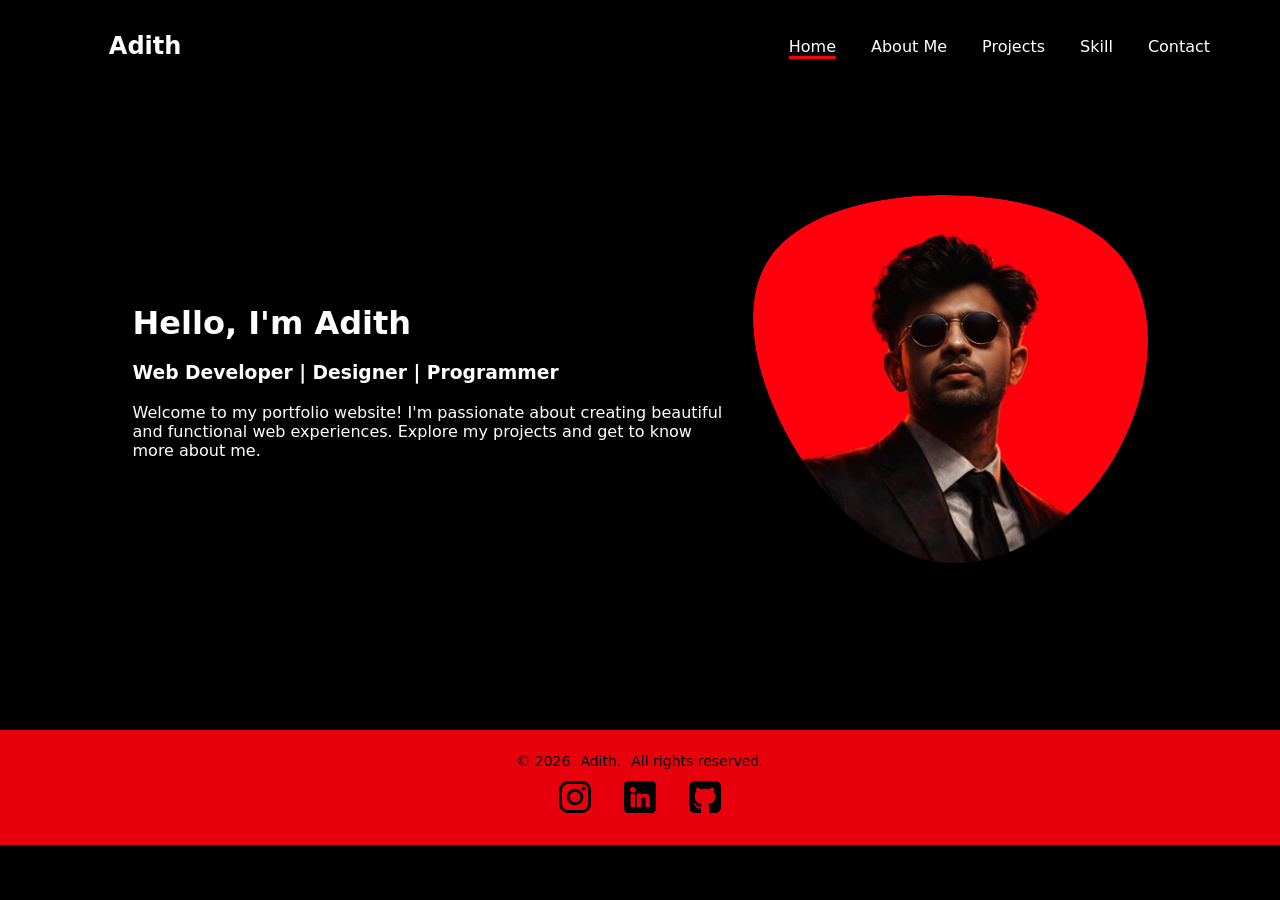
<file: index.html>
<!DOCTYPE html>
<html lang="en">

<head>
    <meta charset="UTF-8">
    <meta name="viewport" content="width=device-width, initial-scale=1.0">
    <meta id="viewport" name="viewport"
        content="width=device-width, initial-scale=1, minimum-scale=1, maximum-scale=2, viewport-fit=cover">
    <link rel="stylesheet" href="portfolio.css">
    <title>Portfolio</title>

</head>

<body>
    <div class="parent">
        <div class="navi">
            <div class="nav">
                <div class="logo">
                    <h2>Adith</h2>
                </div>
                <div class="navlinks">
                    <ul>
                        <li><a class="main" href="index.html">Home</a></li>
                        <li><a href="about.html">About Me</a></li>
                        <li><a href="projects.html">Projects</a></li>
                        <li><a href="skill.html">Skill</a></li>
                        <li><a href="contact.html">Contact</a></li>
                    </ul>
                </div>
                <li class="menuicon"><svg onclick="menu_drop()" xmlns="http://www.w3.org/2000/svg" version="1.1"
                        xmlns:xlink="http://www.w3.org/1999/xlink" width="25" height="25" x="0" y="0"
                        viewBox="0 0 512 512" style="enable-background:new 0 0 512 512" xml:space="preserve" class="">
                        <g>
                            <path
                                d="M464.883 64.267H175.65c-25.98 0-47.117 21.137-47.117 47.149 0 25.98 21.137 47.117 47.117 47.117h289.232c25.98 0 47.117-21.137 47.117-47.117.001-26.013-21.136-47.149-47.116-47.149zM47.134 64.267C21.145 64.267 0 85.411 0 111.4s21.145 47.133 47.134 47.133 47.133-21.144 47.133-47.133-21.144-47.133-47.133-47.133zM47.134 208.867C21.145 208.867 0 230.011 0 256s21.145 47.133 47.134 47.133S94.267 281.989 94.267 256s-21.144-47.133-47.133-47.133zM47.134 353.467C21.145 353.467 0 374.611 0 400.6s21.145 47.133 47.134 47.133 47.133-21.144 47.133-47.133-21.144-47.133-47.133-47.133zM464.883 208.867H175.65c-25.98 0-47.117 21.137-47.117 47.149 0 25.98 21.137 47.117 47.117 47.117h289.232c25.98 0 47.117-21.137 47.117-47.117.001-26.013-21.136-47.149-47.116-47.149zM464.883 353.467H175.65c-25.98 0-47.117 21.137-47.117 47.149 0 25.98 21.137 47.117 47.117 47.117h289.232c25.98 0 47.117-21.137 47.117-47.117.001-26.012-21.136-47.149-47.116-47.149z"
                                fill="currentColor" opacity="1" data-original="#000000" class=""></path>
                        </g>
                    </svg></li>
            </div>
        </div>
        <div class="content">
            <div class="intro">
                <h1>Hello, I'm Adith</h1>
                <h3>Web Developer | Designer | Programmer</h3>
                <p>Welcome to my portfolio website! I'm passionate about creating beautiful and functional web
                    experiences. Explore my projects and get to know more about me.</p>
            </div>
            <div class="blob">
                <svg xmlns="http://www.w3.org/2000/svg" xmlns:xlink="http://www.w3.org/1999/xlink"
                    viewBox="0 0 200 187">
                    <mask id="mask0" mask-type="alpha" color="blue">
                        <path
                            d="M190.312 36.4879C206.582 62.1187 201.309 102.826 182.328 134.186C163.346 165.547          130.807 187.559 100.226 186.353C69.6454 185.297 41.0228 161.023 21.7403 129.362C2.45775          97.8511 -7.48481 59.1033 6.67581 34.5279C20.9871 10.1032 59.7028 -0.149132 97.9666          0.00163737C136.23 0.303176 174.193 10.857 190.312 36.4879Z" />
                    </mask>
                    <g mask="url(#mask0)">
                        <path
                            d="M190.312 36.4879C206.582 62.1187 201.309 102.826 182.328 134.186C163.346          165.547 130.807 187.559 100.226 186.353C69.6454 185.297 41.0228 161.023 21.7403          129.362C2.45775 97.8511 -7.48481 59.1033 6.67581 34.5279C20.9871 10.1032 59.7028          -0.149132 97.9666 0.00163737C136.23 0.303176 174.193 10.857 190.312 36.4879Z" />
                        <image class="image" xlink:href="images\profile1.png" />
                    </g>
                </svg>
            </div>
        </div>
        <!-- About Me -->
        <div class="aboutcontentmb">
            <h1 class="abme">About Me</h1>

            <div class="about">
                <div class="abim">
                    <img class="aboutpic" src="images/myself.jpeg" alt="Adith">
                </div>

                <div class="aboutdata">
                    <p class="aboutdescription">
                        I'm a motivated learner with a growing skill set in data and technology,
                        driven by curiosity and a passion for problem-solving. I enjoy working on
                        projects that challenge my thinking, push me beyond my comfort zone, and
                        help me learn something new every day. I'm particularly interested in how
                        data can be used to uncover insights, improve decision-making, and create
                        real-world impact. This portfolio is a collection of my projects,
                        experiments, and learning journey, showcasing my progress, skills, and
                        commitment to building a career in data-driven problem solving.
                    </p>
                </div>
            </div>
        </div>
        <!-- Projects -->
        <div class="projectcontentmb">
            <div class="prjcontent">
                <h1 class="abme">Projects</h1>
            </div>
            <div class="projectcards">
                <div class="cardmb">
                    <h2>Facebook UI</h2>
                    <img class="cardpic" src="images\facebook.png" alt="">
                    <p>Developed a front-end clone of the Facebook login/sign-up page using HTML5 and CSS3, with a
                        strong focus on visual accuracy, layout structure, and user interface design. The project
                        replicates the look and feel of Facebook’s landing page to demonstrate core front-end
                        development skills and attention to detail.
                        This project showcases my ability to structure semantic HTML, design clean layouts, and apply
                        modern CSS styling techniques such as shadows, hover states, focus effects, and responsive
                        spacing. It reflects my understanding of UI replication and best practices in front-end design.
                        Technologies Used:
                        HTML5 • CSS3 • UI/UX Design • Responsive Layout Principles</p>
                    <p class="view"><a class="viewlink" href="Facebook\facebook.html">Live Preview</a></p>
                </div>
                <div class="cardmb">
                    <h2>Google UI</h2>
                    <img class="cardpic" src="images\google.png" alt="">
                    <p>Created a front-end clone of the Google homepage using HTML5 and CSS3, focusing on minimalist
                        design, layout precision, and clean user interface structure. This project replicates the iconic
                        Google search page to demonstrate strong attention to detail and the ability to recreate
                        real-world interfaces.
                        The clone highlights my skills in alignment, spacing, typography, and component positioning to
                        achieve a pixel-accurate layout. It reflects my understanding of modern UI design principles and
                        front-end development fundamentals.
                        Technologies Used:
                        HTML5 • CSS3 • UI/UX Design • Layout Structuring • Responsive Design Principles</p>
                    <p class="view"><a class="viewlink" href="Google\google.html">Live Preview</a></p>
                </div>
                <div class="cardmb">
                    <h2>Instagram UI Clone</h2>
                    <img class="cardpic" src="images\instagram.png" alt="">
                    <p>Developed a responsive Instagram web interface clone using HTML5 and CSS3, focusing on layout
                        precision, visual consistency, and responsive design. This project recreates key Instagram UI
                        components such as the sidebar navigation, stories section, posts feed, suggestions panel, and
                        mobile bottom navigation.
                        The build emphasizes clean structure, reusable styling, and attention to spacing, alignment, and
                        typography to closely match the original platform’s look and feel. It demonstrates strong
                        front-end fundamentals and the ability to replicate real-world applications.
                        Key Features:
                        Responsive desktop and mobile layouts
                        Stories carousel with horizontal scroll
                        Post feed with interactions (like, comment, share, save icons)
                        Sidebar navigation and suggestions panel
                        Sticky navigation and fixed message button
                        Media queries for multi-device support
                        Technologies Used:
                        HTML5 • CSS3 • Flexbox • Responsive Design • UI Cloning</p>
                    <p class="view"><a class="viewlink" href="Instagram\instagram.html">Live Preview</a></p>
                </div>
            </div>
        </div>
        <!-- Skills -->
        <div class="skillcontentmb">
            <div class="skcontent">
                <h1 class="skme">Skills</h1>
            </div>
            <div class="skillcards">
                <div class="skillcard">
                    <h2>Python</h2>
                    <img class="skpic" src="images/python.png" alt="Python">
                </div>
                <div class="skillcard">
                    <h2>Html</h2>
                    <img class="skpic" src="images/html-5.png" alt="Html">
                </div>
                <div class="skillcard">
                    <h2>Css</h2>
                    <img class="skpic" src="images/css-3.png" alt="Css">
                </div>
            </div>
        </div>
        <!-- Contact -->
        <div class="contactcontentmb">
            <div class="ctcontent">
                <h1 class="ctme">Contact</h1>
            </div>
            <div class="enquiries">
                <h2>For Enquiries</h2>
                <div class="cntform">
                    <form action="">
                        <input class="forminput" type="text" placeholder="Name" required>
                        <input class="forminput" type="email" placeholder="Email" required>
                        <textarea class="formtxar" name="" id="" cols="30" rows="10" placeholder="Message"
                            required></textarea>
                        <button class="submitbtn" type="submit">Submit</button>
                    </form>
                </div>
            </div>
            <div class="contactcards">
                <div class="contactcard">
                    <h2>Email</h2>
                    <p>adith@gmail.com</p>
                </div>
                <div class="contactcard">
                    <h2>Phone</h2>
                    <p>+91 1234567890</p>
                </div>
                <div class="contactcard">
                    <h2>Location</h2>
                    <p>India</p>
                </div>

            </div>
        </div>
        <!-- Footer -->
        <div class="fottermb">
            <div class="footerr">
                <div class="f_top">

                    <p>© 2026</p>
                    <p>Adith.</p>
                    <p> All rights reserved.</p>
                </div>
                <div class="f_mid">
                    <div class="f_mid_svg">
                        <a href="https://www.instagram.com/adith_ar_/?__pwa=1">
                            <svg xmlns="http://www.w3.org/2000/svg" version="1.1"
                                xmlns:xlink="http://www.w3.org/1999/xlink" width="512" height="512" x="0" y="0"
                                viewBox="0 0 511 511.9" style="enable-background:new 0 0 512 512" xml:space="preserve">
                                <g>
                                    <path
                                        d="M510.95 150.5c-1.2-27.2-5.598-45.898-11.9-62.102-6.5-17.199-16.5-32.597-29.6-45.398-12.802-13-28.302-23.102-45.302-29.5-16.296-6.3-34.898-10.7-62.097-11.898C334.648.3 325.949 0 256.449 0s-78.199.3-105.5 1.5c-27.199 1.2-45.898 5.602-62.097 11.898-17.204 6.5-32.602 16.5-45.403 29.602-13 12.8-23.097 28.3-29.5 45.3-6.3 16.302-10.699 34.9-11.898 62.098C.75 177.801.449 186.5.449 256s.301 78.2 1.5 105.5c1.2 27.2 5.602 45.898 11.903 62.102 6.5 17.199 16.597 32.597 29.597 45.398 12.801 13 28.301 23.102 45.301 29.5 16.3 6.3 34.898 10.7 62.102 11.898 27.296 1.204 36 1.5 105.5 1.5s78.199-.296 105.5-1.5c27.199-1.199 45.898-5.597 62.097-11.898a130.934 130.934 0 0 0 74.903-74.898c6.296-16.301 10.699-34.903 11.898-62.102 1.2-27.3 1.5-36 1.5-105.5s-.102-78.2-1.3-105.5zm-46.098 209c-1.102 25-5.301 38.5-8.801 47.5-8.602 22.3-26.301 40-48.602 48.602-9 3.5-22.597 7.699-47.5 8.796-27 1.204-35.097 1.5-103.398 1.5s-76.5-.296-103.403-1.5c-25-1.097-38.5-5.296-47.5-8.796C94.551 451.5 84.45 445 76.25 436.5c-8.5-8.3-15-18.3-19.102-29.398-3.5-9-7.699-22.602-8.796-47.5-1.204-27-1.5-35.102-1.5-103.403s.296-76.5 1.5-103.398c1.097-25 5.296-38.5 8.796-47.5C61.25 94.199 67.75 84.1 76.352 75.898c8.296-8.5 18.296-15 29.398-19.097 9-3.5 22.602-7.7 47.5-8.801 27-1.2 35.102-1.5 103.398-1.5 68.403 0 76.5.3 103.403 1.5 25 1.102 38.5 5.3 47.5 8.8 11.097 4.098 21.199 10.598 29.398 19.098 8.5 8.301 15 18.301 19.102 29.403 3.5 9 7.699 22.597 8.8 47.5 1.2 27 1.5 35.097 1.5 103.398s-.3 76.301-1.5 103.301zm0 0"
                                        fill="currentcolor" opacity="1" data-original="#000000"></path>
                                    <path
                                        d="M256.45 124.5c-72.598 0-131.5 58.898-131.5 131.5s58.902 131.5 131.5 131.5c72.6 0 131.5-58.898 131.5-131.5s-58.9-131.5-131.5-131.5zm0 216.8c-47.098 0-85.302-38.198-85.302-85.3s38.204-85.3 85.301-85.3c47.102 0 85.301 38.198 85.301 85.3s-38.2 85.3-85.3 85.3zM423.852 119.3c0 16.954-13.747 30.7-30.704 30.7-16.953 0-30.699-13.746-30.699-30.7 0-16.956 13.746-30.698 30.7-30.698 16.956 0 30.703 13.742 30.703 30.699zm0 0"
                                        fill="currentcolor" opacity="1" data-original="#000000"></path>
                                </g>
                            </svg>
                        </a>
                    </div>
                    <div class="f_mid_svg">
                        <a href="https://www.linkedin.com/in/adith-raj-/">
                            <svg xmlns="http://www.w3.org/2000/svg" version="1.1"
                                xmlns:xlink="http://www.w3.org/1999/xlink" width="512" height="512" x="0" y="0"
                                viewBox="0 0 176 176" style="enable-background:new 0 0 512 512" xml:space="preserve"
                                class="">
                                <g>
                                    <path
                                        d="M152 0H24A24 24 0 0 0 0 24v128a24 24 0 0 0 24 24h128a24 24 0 0 0 24-24V24a24 24 0 0 0-24-24zM60 139.28a3.71 3.71 0 0 1-3.71 3.72H40.48a3.71 3.71 0 0 1-3.72-3.72V73a3.72 3.72 0 0 1 3.72-3.72h15.81A3.72 3.72 0 0 1 60 73zM48.38 63a15 15 0 1 1 15-15 15 15 0 0 1-15 15zm94.26 76.54a3.41 3.41 0 0 1-3.42 3.42h-17a3.41 3.41 0 0 1-3.42-3.42v-31.05c0-4.64 1.36-20.32-12.13-20.32-10.45 0-12.58 10.73-13 15.55v35.86A3.42 3.42 0 0 1 90.3 143H73.88a3.41 3.41 0 0 1-3.41-3.42V72.71a3.41 3.41 0 0 1 3.41-3.42H90.3a3.42 3.42 0 0 1 3.42 3.42v5.78c3.88-5.83 9.63-10.31 21.9-10.31 27.18 0 27 25.38 27 39.32z"
                                        data-name="Layer 2" fill="currentcolor" opacity="1" data-original="#000000"
                                        class=""></path>
                                </g>
                            </svg>
                        </a>
                    </div>
                    <div class="f_mid_svg">
                        <a href="https://github.com/Solo-Being">
                            <svg xmlns="http://www.w3.org/2000/svg" version="1.1"
                                xmlns:xlink="http://www.w3.org/1999/xlink" width="512" height="512" x="0" y="0"
                                viewBox="0 0 438.536 438.536" style="enable-background:new 0 0 512 512"
                                xml:space="preserve" class="">
                                <g>
                                    <path
                                        d="M158.173 352.599c-3.049.568-4.381 1.999-3.999 4.281.38 2.283 2.093 3.046 5.138 2.283 3.049-.76 4.38-2.095 3.997-3.997-.378-2.092-2.091-2.95-5.136-2.567zM141.898 354.885c-3.046 0-4.568 1.041-4.568 3.139 0 2.474 1.619 3.518 4.853 3.138 3.046 0 4.57-1.047 4.57-3.138 0-2.471-1.619-3.522-4.855-3.139zM119.629 354.022c-.76 2.095.478 3.519 3.711 4.284 2.855 1.137 4.664.568 5.424-1.714.572-2.091-.666-3.61-3.711-4.568-2.856-.759-4.663-.102-5.424 1.998z"
                                        fill="currentcolor" opacity="1" data-original="#000000" class=""></path>
                                    <path
                                        d="M414.41 24.123C398.326 8.042 378.964 0 356.309 0H82.225C59.577 0 40.208 8.042 24.123 24.123 8.042 40.207 0 59.576 0 82.225v274.088c0 22.65 8.042 42.017 24.123 58.098 16.084 16.084 35.454 24.126 58.102 24.126h63.953c4.184 0 7.327-.144 9.42-.424 2.092-.288 4.184-1.526 6.279-3.717 2.096-2.187 3.14-5.376 3.14-9.562 0-.568-.05-7.046-.144-19.417-.097-12.375-.144-22.176-.144-29.41l-6.567 1.143c-4.187.76-9.469 1.095-15.846.999-6.374-.096-12.99-.76-19.841-1.998-6.855-1.239-13.229-4.093-19.13-8.562-5.898-4.477-10.085-10.328-12.56-17.559l-2.856-6.571c-1.903-4.373-4.899-9.229-8.992-14.554-4.093-5.332-8.232-8.949-12.419-10.852l-1.999-1.428c-1.331-.951-2.568-2.098-3.711-3.429-1.141-1.335-1.997-2.669-2.568-3.997-.571-1.335-.097-2.43 1.427-3.289 1.524-.855 4.281-1.279 8.28-1.279l5.708.855c3.808.76 8.516 3.042 14.134 6.851 5.614 3.806 10.229 8.754 13.846 14.843 4.38 7.806 9.657 13.75 15.846 17.843 6.184 4.097 12.419 6.143 18.699 6.143s11.704-.476 16.274-1.424c4.565-.954 8.848-2.385 12.847-4.288 1.713-12.751 6.377-22.559 13.988-29.41-10.848-1.143-20.602-2.854-29.265-5.14-8.658-2.286-17.605-5.995-26.835-11.136-9.234-5.14-16.894-11.512-22.985-19.13-6.09-7.618-11.088-17.61-14.987-29.978-3.901-12.375-5.852-26.652-5.852-42.829 0-23.029 7.521-42.637 22.557-58.814-7.044-17.32-6.379-36.732 1.997-58.242 5.52-1.714 13.706-.428 24.554 3.855 10.85 4.286 18.794 7.951 23.84 10.992 5.046 3.042 9.089 5.614 12.135 7.71 17.705-4.949 35.976-7.423 54.818-7.423 18.841 0 37.115 2.474 54.821 7.423l10.849-6.852c7.426-4.57 16.18-8.757 26.269-12.562 10.088-3.806 17.795-4.854 23.127-3.14 8.562 21.51 9.328 40.922 2.279 58.241 15.036 16.179 22.559 35.786 22.559 58.815 0 16.18-1.951 30.505-5.852 42.969-3.898 12.467-8.939 22.463-15.13 29.981-6.184 7.519-13.894 13.843-23.124 18.986-9.232 5.137-18.178 8.853-26.84 11.132-8.661 2.286-18.414 4.004-29.263 5.147 9.891 8.562 14.839 22.072 14.839 40.538v68.238c0 3.237.472 5.852 1.424 7.851.958 1.998 2.478 3.374 4.571 4.141 2.102.76 3.949 1.235 5.571 1.424 1.622.191 3.949.287 6.995.287h63.953c22.648 0 42.018-8.042 58.095-24.126 16.084-16.084 24.126-35.454 24.126-58.102V82.225c-.002-22.649-8.044-42.021-24.125-58.102z"
                                        fill="currentcolor" opacity="1" data-original="#000000" class=""></path>
                                    <path
                                        d="M86.793 319.195c-1.331.948-1.141 2.471.572 4.565 1.906 1.902 3.427 2.189 4.57.855 1.331-.948 1.141-2.471-.575-4.569-1.902-1.71-3.424-1.997-4.567-.851zM77.374 312.057c-.57 1.335.096 2.478 1.999 3.426 1.521.955 2.762.767 3.711-.568.57-1.335-.096-2.478-1.999-3.433-1.903-.572-3.14-.38-3.711.575zM95.646 330.331c-1.715.948-1.715 2.666 0 5.137 1.713 2.478 3.328 3.142 4.853 1.998 1.714-1.334 1.714-3.142 0-5.427-1.521-2.468-3.14-3.046-4.853-1.708zM105.641 343.174c-1.714 1.526-1.336 3.327 1.142 5.428 2.281 2.279 4.185 2.566 5.708.849 1.524-1.519 1.143-3.326-1.142-5.42-2.281-2.28-4.185-2.568-5.708-.857z"
                                        fill="currentcolor" opacity="1" data-original="#000000" class=""></path>
                                </g>
                            </svg>
                        </a>
                    </div>
                </div>
            </div>
        </div>
    </div>


<div class="menuu">
    <div class="menuu_items">
        <a href="index.html">Home</a>
    </div>
    <div class="menuu_items">
        <a href="about.html">About Me</a>
    </div>
    <div class="menuu_items">
        <a href="projects.html">Projects</a>
    </div>
    <div class="menuu_items">
        <a href="skill.html">Skill</a>
    </div>
    <div class="menuu_items">
        <a href="contact.html">Contact</a>
    </div>
</div>

    <script src="script.js"></script>

</body>


</html>
</file>
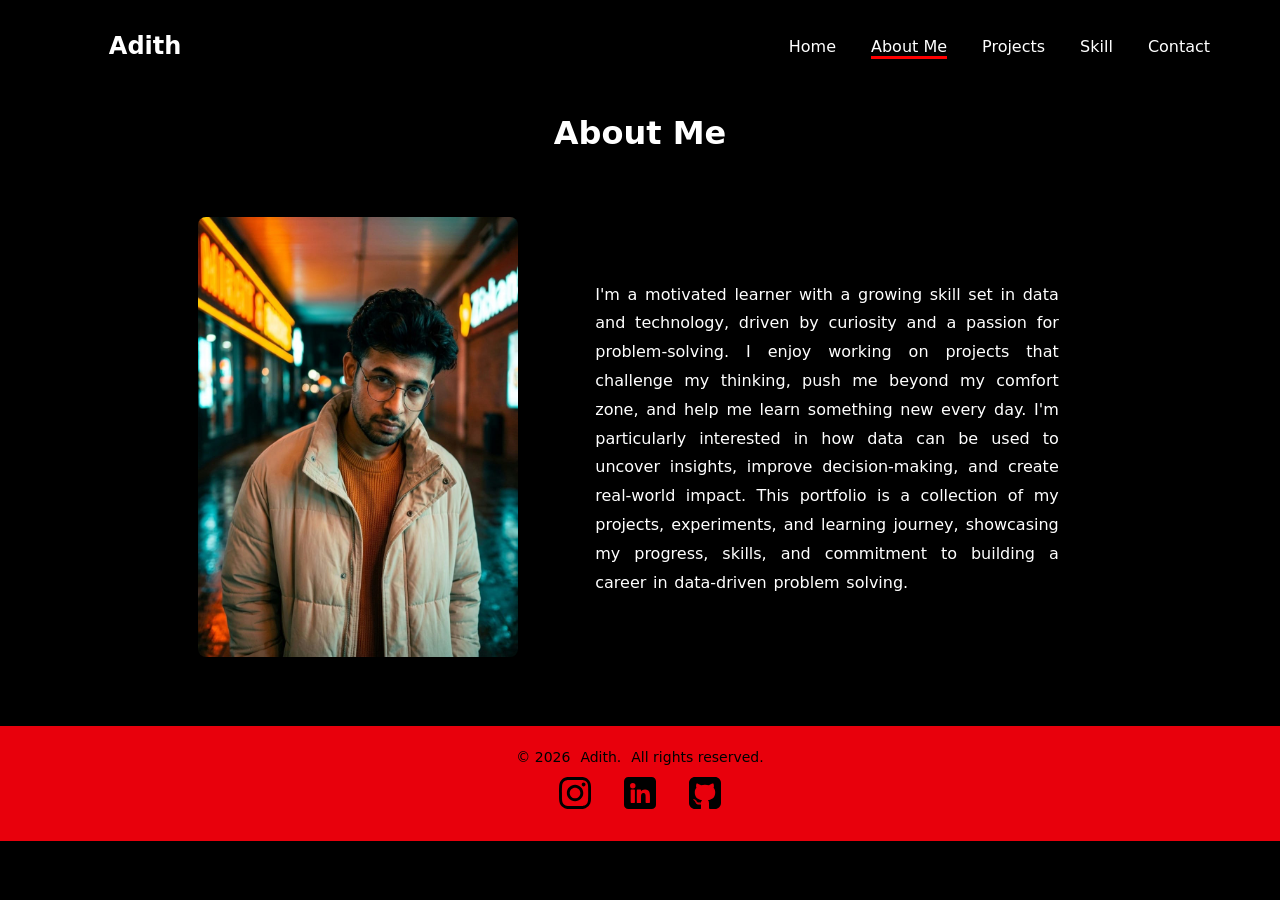
<file: about.html>
<!DOCTYPE html>
<html lang="en">

<head>
    <meta charset="UTF-8">
    <meta name="viewport" content="width=device-width, initial-scale=1.0">
    <meta id="viewport" name="viewport"
        content="width=device-width, initial-scale=1, minimum-scale=1, maximum-scale=2, viewport-fit=cover">
    <link rel="stylesheet" href="portfolio.css">
    <title>Portfolio</title>
</head>

<body>
    <div class="parent">
        <div class="navi">
            <div class="navpr">
                <div class="logo">
                    <h2>Adith</h2>
                </div>
                <div class="navlinks">

                    <ul>
                        <li><a href="index.html">Home</a></li>
                        <li><a class="main" href="about.html">About Me</a></li>
                        <li><a href="projects.html">Projects</a></li>
                        <li><a href="skill.html">Skill</a></li>
                        <li><a href="contact.html">Contact</a></li>
                    </ul>
                </div>
                <li class="menuicon"><svg onclick="menu_drop()" xmlns="http://www.w3.org/2000/svg" version="1.1"
                        xmlns:xlink="http://www.w3.org/1999/xlink" width="25" height="25" x="0" y="0"
                        viewBox="0 0 512 512" style="enable-background:new 0 0 512 512" xml:space="preserve" class="">
                        <g>
                            <path
                                d="M464.883 64.267H175.65c-25.98 0-47.117 21.137-47.117 47.149 0 25.98 21.137 47.117 47.117 47.117h289.232c25.98 0 47.117-21.137 47.117-47.117.001-26.013-21.136-47.149-47.116-47.149zM47.134 64.267C21.145 64.267 0 85.411 0 111.4s21.145 47.133 47.134 47.133 47.133-21.144 47.133-47.133-21.144-47.133-47.133-47.133zM47.134 208.867C21.145 208.867 0 230.011 0 256s21.145 47.133 47.134 47.133S94.267 281.989 94.267 256s-21.144-47.133-47.133-47.133zM47.134 353.467C21.145 353.467 0 374.611 0 400.6s21.145 47.133 47.134 47.133 47.133-21.144 47.133-47.133-21.144-47.133-47.133-47.133zM464.883 208.867H175.65c-25.98 0-47.117 21.137-47.117 47.149 0 25.98 21.137 47.117 47.117 47.117h289.232c25.98 0 47.117-21.137 47.117-47.117.001-26.013-21.136-47.149-47.116-47.149zM464.883 353.467H175.65c-25.98 0-47.117 21.137-47.117 47.149 0 25.98 21.137 47.117 47.117 47.117h289.232c25.98 0 47.117-21.137 47.117-47.117.001-26.012-21.136-47.149-47.116-47.149z"
                                fill="currentColor" opacity="1" data-original="#000000" class=""></path>
                        </g>
                    </svg></li>
            </div>
        </div>
        <div class="aboutcontent">
            <h1 class="abme">About Me</h1>

            <div class="about">
                <div class="abim">
                    <img class="aboutpic" src="images\myself.jpeg" alt="Adith">
                </div>

                <div class="aboutdata">
                    <p class="aboutdescription">
                        I'm a motivated learner with a growing skill set in data and technology,
                        driven by curiosity and a passion for problem-solving. I enjoy working on
                        projects that challenge my thinking, push me beyond my comfort zone, and
                        help me learn something new every day. I'm particularly interested in how
                        data can be used to uncover insights, improve decision-making, and create
                        real-world impact. This portfolio is a collection of my projects,
                        experiments, and learning journey, showcasing my progress, skills, and
                        commitment to building a career in data-driven problem solving.
                    </p>
                </div>
            </div>
        </div>
        <div class="abtfotter">
            <div class="footerr">
                <div class="f_top">

                    <p>© 2026</p>
                    <p>Adith.</p>
                    <p> All rights reserved.</p>
                </div>
                <div class="f_mid">
                    <div class="f_mid_svg">
                        <a href="https://www.instagram.com/adith_ar_/?__pwa=1">
                            <svg xmlns="http://www.w3.org/2000/svg" version="1.1"
                                xmlns:xlink="http://www.w3.org/1999/xlink" width="512" height="512" x="0" y="0"
                                viewBox="0 0 511 511.9" style="enable-background:new 0 0 512 512" xml:space="preserve">
                                <g>
                                    <path
                                        d="M510.95 150.5c-1.2-27.2-5.598-45.898-11.9-62.102-6.5-17.199-16.5-32.597-29.6-45.398-12.802-13-28.302-23.102-45.302-29.5-16.296-6.3-34.898-10.7-62.097-11.898C334.648.3 325.949 0 256.449 0s-78.199.3-105.5 1.5c-27.199 1.2-45.898 5.602-62.097 11.898-17.204 6.5-32.602 16.5-45.403 29.602-13 12.8-23.097 28.3-29.5 45.3-6.3 16.302-10.699 34.9-11.898 62.098C.75 177.801.449 186.5.449 256s.301 78.2 1.5 105.5c1.2 27.2 5.602 45.898 11.903 62.102 6.5 17.199 16.597 32.597 29.597 45.398 12.801 13 28.301 23.102 45.301 29.5 16.3 6.3 34.898 10.7 62.102 11.898 27.296 1.204 36 1.5 105.5 1.5s78.199-.296 105.5-1.5c27.199-1.199 45.898-5.597 62.097-11.898a130.934 130.934 0 0 0 74.903-74.898c6.296-16.301 10.699-34.903 11.898-62.102 1.2-27.3 1.5-36 1.5-105.5s-.102-78.2-1.3-105.5zm-46.098 209c-1.102 25-5.301 38.5-8.801 47.5-8.602 22.3-26.301 40-48.602 48.602-9 3.5-22.597 7.699-47.5 8.796-27 1.204-35.097 1.5-103.398 1.5s-76.5-.296-103.403-1.5c-25-1.097-38.5-5.296-47.5-8.796C94.551 451.5 84.45 445 76.25 436.5c-8.5-8.3-15-18.3-19.102-29.398-3.5-9-7.699-22.602-8.796-47.5-1.204-27-1.5-35.102-1.5-103.403s.296-76.5 1.5-103.398c1.097-25 5.296-38.5 8.796-47.5C61.25 94.199 67.75 84.1 76.352 75.898c8.296-8.5 18.296-15 29.398-19.097 9-3.5 22.602-7.7 47.5-8.801 27-1.2 35.102-1.5 103.398-1.5 68.403 0 76.5.3 103.403 1.5 25 1.102 38.5 5.3 47.5 8.8 11.097 4.098 21.199 10.598 29.398 19.098 8.5 8.301 15 18.301 19.102 29.403 3.5 9 7.699 22.597 8.8 47.5 1.2 27 1.5 35.097 1.5 103.398s-.3 76.301-1.5 103.301zm0 0"
                                        fill="currentcolor" opacity="1" data-original="#000000"></path>
                                    <path
                                        d="M256.45 124.5c-72.598 0-131.5 58.898-131.5 131.5s58.902 131.5 131.5 131.5c72.6 0 131.5-58.898 131.5-131.5s-58.9-131.5-131.5-131.5zm0 216.8c-47.098 0-85.302-38.198-85.302-85.3s38.204-85.3 85.301-85.3c47.102 0 85.301 38.198 85.301 85.3s-38.2 85.3-85.3 85.3zM423.852 119.3c0 16.954-13.747 30.7-30.704 30.7-16.953 0-30.699-13.746-30.699-30.7 0-16.956 13.746-30.698 30.7-30.698 16.956 0 30.703 13.742 30.703 30.699zm0 0"
                                        fill="currentcolor" opacity="1" data-original="#000000"></path>
                                </g>
                            </svg>
                        </a>
                    </div>
                    <div class="f_mid_svg">
                        <a href="https://www.linkedin.com/in/adith-raj-/">
                            <svg xmlns="http://www.w3.org/2000/svg" version="1.1"
                                xmlns:xlink="http://www.w3.org/1999/xlink" width="512" height="512" x="0" y="0"
                                viewBox="0 0 176 176" style="enable-background:new 0 0 512 512" xml:space="preserve"
                                class="">
                                <g>
                                    <path
                                        d="M152 0H24A24 24 0 0 0 0 24v128a24 24 0 0 0 24 24h128a24 24 0 0 0 24-24V24a24 24 0 0 0-24-24zM60 139.28a3.71 3.71 0 0 1-3.71 3.72H40.48a3.71 3.71 0 0 1-3.72-3.72V73a3.72 3.72 0 0 1 3.72-3.72h15.81A3.72 3.72 0 0 1 60 73zM48.38 63a15 15 0 1 1 15-15 15 15 0 0 1-15 15zm94.26 76.54a3.41 3.41 0 0 1-3.42 3.42h-17a3.41 3.41 0 0 1-3.42-3.42v-31.05c0-4.64 1.36-20.32-12.13-20.32-10.45 0-12.58 10.73-13 15.55v35.86A3.42 3.42 0 0 1 90.3 143H73.88a3.41 3.41 0 0 1-3.41-3.42V72.71a3.41 3.41 0 0 1 3.41-3.42H90.3a3.42 3.42 0 0 1 3.42 3.42v5.78c3.88-5.83 9.63-10.31 21.9-10.31 27.18 0 27 25.38 27 39.32z"
                                        data-name="Layer 2" fill="currentcolor" opacity="1" data-original="#000000"
                                        class=""></path>
                                </g>
                            </svg>
                        </a>
                    </div>
                    <div class="f_mid_svg">
                        <a href="https://github.com/Solo-Being">
                            <svg xmlns="http://www.w3.org/2000/svg" version="1.1"
                                xmlns:xlink="http://www.w3.org/1999/xlink" width="512" height="512" x="0" y="0"
                                viewBox="0 0 438.536 438.536" style="enable-background:new 0 0 512 512"
                                xml:space="preserve" class="">
                                <g>
                                    <path
                                        d="M158.173 352.599c-3.049.568-4.381 1.999-3.999 4.281.38 2.283 2.093 3.046 5.138 2.283 3.049-.76 4.38-2.095 3.997-3.997-.378-2.092-2.091-2.95-5.136-2.567zM141.898 354.885c-3.046 0-4.568 1.041-4.568 3.139 0 2.474 1.619 3.518 4.853 3.138 3.046 0 4.57-1.047 4.57-3.138 0-2.471-1.619-3.522-4.855-3.139zM119.629 354.022c-.76 2.095.478 3.519 3.711 4.284 2.855 1.137 4.664.568 5.424-1.714.572-2.091-.666-3.61-3.711-4.568-2.856-.759-4.663-.102-5.424 1.998z"
                                        fill="currentcolor" opacity="1" data-original="#000000" class=""></path>
                                    <path
                                        d="M414.41 24.123C398.326 8.042 378.964 0 356.309 0H82.225C59.577 0 40.208 8.042 24.123 24.123 8.042 40.207 0 59.576 0 82.225v274.088c0 22.65 8.042 42.017 24.123 58.098 16.084 16.084 35.454 24.126 58.102 24.126h63.953c4.184 0 7.327-.144 9.42-.424 2.092-.288 4.184-1.526 6.279-3.717 2.096-2.187 3.14-5.376 3.14-9.562 0-.568-.05-7.046-.144-19.417-.097-12.375-.144-22.176-.144-29.41l-6.567 1.143c-4.187.76-9.469 1.095-15.846.999-6.374-.096-12.99-.76-19.841-1.998-6.855-1.239-13.229-4.093-19.13-8.562-5.898-4.477-10.085-10.328-12.56-17.559l-2.856-6.571c-1.903-4.373-4.899-9.229-8.992-14.554-4.093-5.332-8.232-8.949-12.419-10.852l-1.999-1.428c-1.331-.951-2.568-2.098-3.711-3.429-1.141-1.335-1.997-2.669-2.568-3.997-.571-1.335-.097-2.43 1.427-3.289 1.524-.855 4.281-1.279 8.28-1.279l5.708.855c3.808.76 8.516 3.042 14.134 6.851 5.614 3.806 10.229 8.754 13.846 14.843 4.38 7.806 9.657 13.75 15.846 17.843 6.184 4.097 12.419 6.143 18.699 6.143s11.704-.476 16.274-1.424c4.565-.954 8.848-2.385 12.847-4.288 1.713-12.751 6.377-22.559 13.988-29.41-10.848-1.143-20.602-2.854-29.265-5.14-8.658-2.286-17.605-5.995-26.835-11.136-9.234-5.14-16.894-11.512-22.985-19.13-6.09-7.618-11.088-17.61-14.987-29.978-3.901-12.375-5.852-26.652-5.852-42.829 0-23.029 7.521-42.637 22.557-58.814-7.044-17.32-6.379-36.732 1.997-58.242 5.52-1.714 13.706-.428 24.554 3.855 10.85 4.286 18.794 7.951 23.84 10.992 5.046 3.042 9.089 5.614 12.135 7.71 17.705-4.949 35.976-7.423 54.818-7.423 18.841 0 37.115 2.474 54.821 7.423l10.849-6.852c7.426-4.57 16.18-8.757 26.269-12.562 10.088-3.806 17.795-4.854 23.127-3.14 8.562 21.51 9.328 40.922 2.279 58.241 15.036 16.179 22.559 35.786 22.559 58.815 0 16.18-1.951 30.505-5.852 42.969-3.898 12.467-8.939 22.463-15.13 29.981-6.184 7.519-13.894 13.843-23.124 18.986-9.232 5.137-18.178 8.853-26.84 11.132-8.661 2.286-18.414 4.004-29.263 5.147 9.891 8.562 14.839 22.072 14.839 40.538v68.238c0 3.237.472 5.852 1.424 7.851.958 1.998 2.478 3.374 4.571 4.141 2.102.76 3.949 1.235 5.571 1.424 1.622.191 3.949.287 6.995.287h63.953c22.648 0 42.018-8.042 58.095-24.126 16.084-16.084 24.126-35.454 24.126-58.102V82.225c-.002-22.649-8.044-42.021-24.125-58.102z"
                                        fill="currentcolor" opacity="1" data-original="#000000" class=""></path>
                                    <path
                                        d="M86.793 319.195c-1.331.948-1.141 2.471.572 4.565 1.906 1.902 3.427 2.189 4.57.855 1.331-.948 1.141-2.471-.575-4.569-1.902-1.71-3.424-1.997-4.567-.851zM77.374 312.057c-.57 1.335.096 2.478 1.999 3.426 1.521.955 2.762.767 3.711-.568.57-1.335-.096-2.478-1.999-3.433-1.903-.572-3.14-.38-3.711.575zM95.646 330.331c-1.715.948-1.715 2.666 0 5.137 1.713 2.478 3.328 3.142 4.853 1.998 1.714-1.334 1.714-3.142 0-5.427-1.521-2.468-3.14-3.046-4.853-1.708zM105.641 343.174c-1.714 1.526-1.336 3.327 1.142 5.428 2.281 2.279 4.185 2.566 5.708.849 1.524-1.519 1.143-3.326-1.142-5.42-2.281-2.28-4.185-2.568-5.708-.857z"
                                        fill="currentcolor" opacity="1" data-original="#000000" class=""></path>
                                </g>
                            </svg>
                        </a>
                    </div>
                </div>
            </div>
        </div>
    </div>

<div class="menuu">
    <div class="menuu_items">
        <a href="index.html">Home</a>
    </div>
    <div class="menuu_items">
        <a href="about.html">About Me</a>
    </div>
    <div class="menuu_items">
        <a href="projects.html">Project</a>
    </div>
    <div class="menuu_items">
        <a href="skill.html">Skill</a>
    </div>
    <div class="menuu_items">
        <a href="contact.html">Contact</a>
    </div>
</div>

    <script src="script.js"></script>

</body>

</html>
</file>
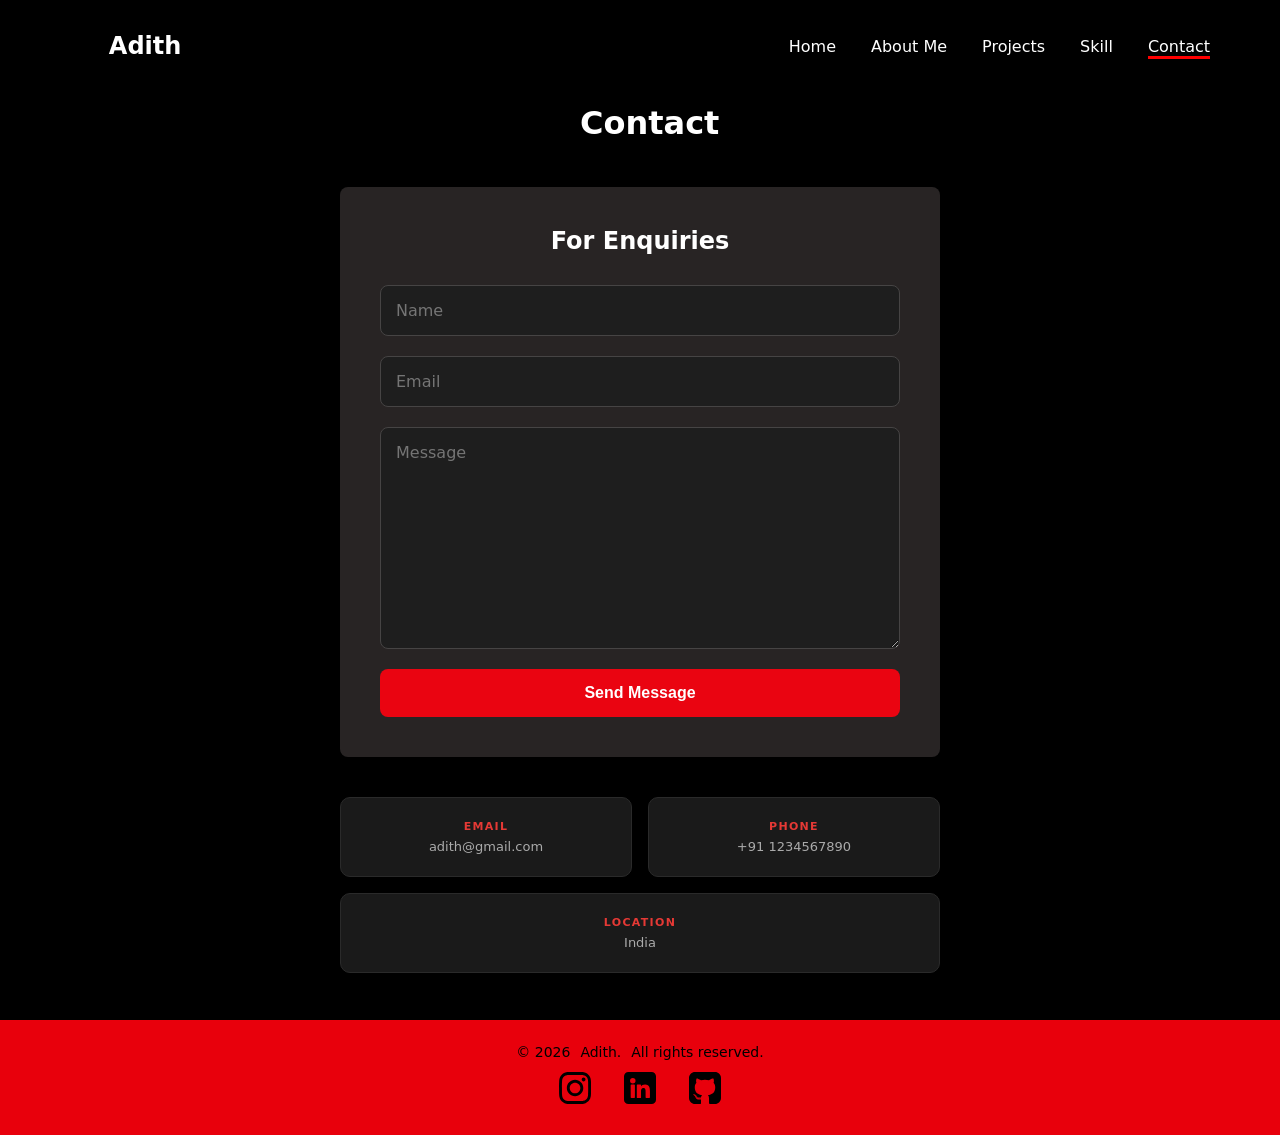
<file: contact.html>
<!DOCTYPE html>
<html lang="en">

<head>
    <meta charset="UTF-8">
    <meta name="viewport" content="width=device-width, initial-scale=1.0">
    <meta id="viewport" name="viewport"
        content="width=device-width, initial-scale=1, minimum-scale=1, maximum-scale=2, viewport-fit=cover">
    <link rel="stylesheet" href="portfolio.css">
    <title>Portfolio</title>
</head>

<body>
    <div class="parent">
        <div class="navi">
            <div class="navpr">
                <div class="logo">
                    <h2>Adith</h2>
                </div>
                <div class="navlinks">

                    <ul>
                        <li><a href="index.html">Home</a></li>
                        <li><a href="about.html">About Me</a></li>
                        <li><a href="projects.html">Projects</a></li>
                        <li><a href="skill.html">Skill</a></li>
                        <li><a class="main" href="contact.html">Contact</a></li>
                    </ul>
                </div>
                <li class="menuicon"><svg onclick="menu_drop()" xmlns="http://www.w3.org/2000/svg" version="1.1"
                        xmlns:xlink="http://www.w3.org/1999/xlink" width="25" height="25" x="0" y="0"
                        viewBox="0 0 512 512" style="enable-background:new 0 0 512 512" xml:space="preserve" class="">
                        <g>
                            <path
                                d="M464.883 64.267H175.65c-25.98 0-47.117 21.137-47.117 47.149 0 25.98 21.137 47.117 47.117 47.117h289.232c25.98 0 47.117-21.137 47.117-47.117.001-26.013-21.136-47.149-47.116-47.149zM47.134 64.267C21.145 64.267 0 85.411 0 111.4s21.145 47.133 47.134 47.133 47.133-21.144 47.133-47.133-21.144-47.133-47.133-47.133zM47.134 208.867C21.145 208.867 0 230.011 0 256s21.145 47.133 47.134 47.133S94.267 281.989 94.267 256s-21.144-47.133-47.133-47.133zM47.134 353.467C21.145 353.467 0 374.611 0 400.6s21.145 47.133 47.134 47.133 47.133-21.144 47.133-47.133-21.144-47.133-47.133-47.133zM464.883 208.867H175.65c-25.98 0-47.117 21.137-47.117 47.149 0 25.98 21.137 47.117 47.117 47.117h289.232c25.98 0 47.117-21.137 47.117-47.117.001-26.013-21.136-47.149-47.116-47.149zM464.883 353.467H175.65c-25.98 0-47.117 21.137-47.117 47.149 0 25.98 21.137 47.117 47.117 47.117h289.232c25.98 0 47.117-21.137 47.117-47.117.001-26.012-21.136-47.149-47.116-47.149z"
                                fill="currentColor" opacity="1" data-original="#000000" class=""></path>
                        </g>
                    </svg></li>
            </div>
        </div>
        <div class="contactcontent">
            <div class="ctcontent">
                <h1 class="ctme">Contact</h1>
            </div>
            <div class="enquiries">
                <h2>For Enquiries</h2>
                <div class="cntform">
                    <form action="">
                        <input class="forminput" type="text" placeholder="Name" required>
                        <input class="forminput" type="email" placeholder="Email" required>
                        <textarea class="formtxar" name="" id="" cols="30" rows="10" placeholder="Message"
                            required></textarea>
                        <button class="submitbtn" type="submit">Send Message</button>
                    </form>
                </div>
            </div>
            <div class="contactcards">
                <div class="contactcard">
                    <h2>Email</h2>
                    <p>adith@gmail.com</p>
                </div>
                <div class="contactcard">
                    <h2>Phone</h2>
                    <p>+91 1234567890</p>
                </div>
                <div class="contactcard">
                    <h2>Location</h2>
                    <p>India</p>
                </div>

            </div>
        </div>
        <div class="ctfotter">
            <div class="footerr">
                <div class="f_top">

                    <p>© 2026</p>
                    <p>Adith.</p>
                    <p> All rights reserved.</p>
                </div>
                <div class="f_mid">
                    <div class="f_mid_svg">
                        <a href="https://www.instagram.com/adith_ar_/?__pwa=1">
                            <svg xmlns="http://www.w3.org/2000/svg" version="1.1"
                                xmlns:xlink="http://www.w3.org/1999/xlink" width="512" height="512" x="0" y="0"
                                viewBox="0 0 511 511.9" style="enable-background:new 0 0 512 512" xml:space="preserve">
                                <g>
                                    <path
                                        d="M510.95 150.5c-1.2-27.2-5.598-45.898-11.9-62.102-6.5-17.199-16.5-32.597-29.6-45.398-12.802-13-28.302-23.102-45.302-29.5-16.296-6.3-34.898-10.7-62.097-11.898C334.648.3 325.949 0 256.449 0s-78.199.3-105.5 1.5c-27.199 1.2-45.898 5.602-62.097 11.898-17.204 6.5-32.602 16.5-45.403 29.602-13 12.8-23.097 28.3-29.5 45.3-6.3 16.302-10.699 34.9-11.898 62.098C.75 177.801.449 186.5.449 256s.301 78.2 1.5 105.5c1.2 27.2 5.602 45.898 11.903 62.102 6.5 17.199 16.597 32.597 29.597 45.398 12.801 13 28.301 23.102 45.301 29.5 16.3 6.3 34.898 10.7 62.102 11.898 27.296 1.204 36 1.5 105.5 1.5s78.199-.296 105.5-1.5c27.199-1.199 45.898-5.597 62.097-11.898a130.934 130.934 0 0 0 74.903-74.898c6.296-16.301 10.699-34.903 11.898-62.102 1.2-27.3 1.5-36 1.5-105.5s-.102-78.2-1.3-105.5zm-46.098 209c-1.102 25-5.301 38.5-8.801 47.5-8.602 22.3-26.301 40-48.602 48.602-9 3.5-22.597 7.699-47.5 8.796-27 1.204-35.097 1.5-103.398 1.5s-76.5-.296-103.403-1.5c-25-1.097-38.5-5.296-47.5-8.796C94.551 451.5 84.45 445 76.25 436.5c-8.5-8.3-15-18.3-19.102-29.398-3.5-9-7.699-22.602-8.796-47.5-1.204-27-1.5-35.102-1.5-103.403s.296-76.5 1.5-103.398c1.097-25 5.296-38.5 8.796-47.5C61.25 94.199 67.75 84.1 76.352 75.898c8.296-8.5 18.296-15 29.398-19.097 9-3.5 22.602-7.7 47.5-8.801 27-1.2 35.102-1.5 103.398-1.5 68.403 0 76.5.3 103.403 1.5 25 1.102 38.5 5.3 47.5 8.8 11.097 4.098 21.199 10.598 29.398 19.098 8.5 8.301 15 18.301 19.102 29.403 3.5 9 7.699 22.597 8.8 47.5 1.2 27 1.5 35.097 1.5 103.398s-.3 76.301-1.5 103.301zm0 0"
                                        fill="currentcolor" opacity="1" data-original="#000000"></path>
                                    <path
                                        d="M256.45 124.5c-72.598 0-131.5 58.898-131.5 131.5s58.902 131.5 131.5 131.5c72.6 0 131.5-58.898 131.5-131.5s-58.9-131.5-131.5-131.5zm0 216.8c-47.098 0-85.302-38.198-85.302-85.3s38.204-85.3 85.301-85.3c47.102 0 85.301 38.198 85.301 85.3s-38.2 85.3-85.3 85.3zM423.852 119.3c0 16.954-13.747 30.7-30.704 30.7-16.953 0-30.699-13.746-30.699-30.7 0-16.956 13.746-30.698 30.7-30.698 16.956 0 30.703 13.742 30.703 30.699zm0 0"
                                        fill="currentcolor" opacity="1" data-original="#000000"></path>
                                </g>
                            </svg>
                        </a>
                    </div>
                    <div class="f_mid_svg">
                        <a href="https://www.linkedin.com/in/adith-raj-/">
                            <svg xmlns="http://www.w3.org/2000/svg" version="1.1"
                                xmlns:xlink="http://www.w3.org/1999/xlink" width="512" height="512" x="0" y="0"
                                viewBox="0 0 176 176" style="enable-background:new 0 0 512 512" xml:space="preserve"
                                class="">
                                <g>
                                    <path
                                        d="M152 0H24A24 24 0 0 0 0 24v128a24 24 0 0 0 24 24h128a24 24 0 0 0 24-24V24a24 24 0 0 0-24-24zM60 139.28a3.71 3.71 0 0 1-3.71 3.72H40.48a3.71 3.71 0 0 1-3.72-3.72V73a3.72 3.72 0 0 1 3.72-3.72h15.81A3.72 3.72 0 0 1 60 73zM48.38 63a15 15 0 1 1 15-15 15 15 0 0 1-15 15zm94.26 76.54a3.41 3.41 0 0 1-3.42 3.42h-17a3.41 3.41 0 0 1-3.42-3.42v-31.05c0-4.64 1.36-20.32-12.13-20.32-10.45 0-12.58 10.73-13 15.55v35.86A3.42 3.42 0 0 1 90.3 143H73.88a3.41 3.41 0 0 1-3.41-3.42V72.71a3.41 3.41 0 0 1 3.41-3.42H90.3a3.42 3.42 0 0 1 3.42 3.42v5.78c3.88-5.83 9.63-10.31 21.9-10.31 27.18 0 27 25.38 27 39.32z"
                                        data-name="Layer 2" fill="currentcolor" opacity="1" data-original="#000000"
                                        class=""></path>
                                </g>
                            </svg>
                        </a>
                    </div>
                    <div class="f_mid_svg">
                        <a href="https://github.com/Solo-Being">
                            <svg xmlns="http://www.w3.org/2000/svg" version="1.1"
                                xmlns:xlink="http://www.w3.org/1999/xlink" width="512" height="512" x="0" y="0"
                                viewBox="0 0 438.536 438.536" style="enable-background:new 0 0 512 512"
                                xml:space="preserve" class="">
                                <g>
                                    <path
                                        d="M158.173 352.599c-3.049.568-4.381 1.999-3.999 4.281.38 2.283 2.093 3.046 5.138 2.283 3.049-.76 4.38-2.095 3.997-3.997-.378-2.092-2.091-2.95-5.136-2.567zM141.898 354.885c-3.046 0-4.568 1.041-4.568 3.139 0 2.474 1.619 3.518 4.853 3.138 3.046 0 4.57-1.047 4.57-3.138 0-2.471-1.619-3.522-4.855-3.139zM119.629 354.022c-.76 2.095.478 3.519 3.711 4.284 2.855 1.137 4.664.568 5.424-1.714.572-2.091-.666-3.61-3.711-4.568-2.856-.759-4.663-.102-5.424 1.998z"
                                        fill="currentcolor" opacity="1" data-original="#000000" class=""></path>
                                    <path
                                        d="M414.41 24.123C398.326 8.042 378.964 0 356.309 0H82.225C59.577 0 40.208 8.042 24.123 24.123 8.042 40.207 0 59.576 0 82.225v274.088c0 22.65 8.042 42.017 24.123 58.098 16.084 16.084 35.454 24.126 58.102 24.126h63.953c4.184 0 7.327-.144 9.42-.424 2.092-.288 4.184-1.526 6.279-3.717 2.096-2.187 3.14-5.376 3.14-9.562 0-.568-.05-7.046-.144-19.417-.097-12.375-.144-22.176-.144-29.41l-6.567 1.143c-4.187.76-9.469 1.095-15.846.999-6.374-.096-12.99-.76-19.841-1.998-6.855-1.239-13.229-4.093-19.13-8.562-5.898-4.477-10.085-10.328-12.56-17.559l-2.856-6.571c-1.903-4.373-4.899-9.229-8.992-14.554-4.093-5.332-8.232-8.949-12.419-10.852l-1.999-1.428c-1.331-.951-2.568-2.098-3.711-3.429-1.141-1.335-1.997-2.669-2.568-3.997-.571-1.335-.097-2.43 1.427-3.289 1.524-.855 4.281-1.279 8.28-1.279l5.708.855c3.808.76 8.516 3.042 14.134 6.851 5.614 3.806 10.229 8.754 13.846 14.843 4.38 7.806 9.657 13.75 15.846 17.843 6.184 4.097 12.419 6.143 18.699 6.143s11.704-.476 16.274-1.424c4.565-.954 8.848-2.385 12.847-4.288 1.713-12.751 6.377-22.559 13.988-29.41-10.848-1.143-20.602-2.854-29.265-5.14-8.658-2.286-17.605-5.995-26.835-11.136-9.234-5.14-16.894-11.512-22.985-19.13-6.09-7.618-11.088-17.61-14.987-29.978-3.901-12.375-5.852-26.652-5.852-42.829 0-23.029 7.521-42.637 22.557-58.814-7.044-17.32-6.379-36.732 1.997-58.242 5.52-1.714 13.706-.428 24.554 3.855 10.85 4.286 18.794 7.951 23.84 10.992 5.046 3.042 9.089 5.614 12.135 7.71 17.705-4.949 35.976-7.423 54.818-7.423 18.841 0 37.115 2.474 54.821 7.423l10.849-6.852c7.426-4.57 16.18-8.757 26.269-12.562 10.088-3.806 17.795-4.854 23.127-3.14 8.562 21.51 9.328 40.922 2.279 58.241 15.036 16.179 22.559 35.786 22.559 58.815 0 16.18-1.951 30.505-5.852 42.969-3.898 12.467-8.939 22.463-15.13 29.981-6.184 7.519-13.894 13.843-23.124 18.986-9.232 5.137-18.178 8.853-26.84 11.132-8.661 2.286-18.414 4.004-29.263 5.147 9.891 8.562 14.839 22.072 14.839 40.538v68.238c0 3.237.472 5.852 1.424 7.851.958 1.998 2.478 3.374 4.571 4.141 2.102.76 3.949 1.235 5.571 1.424 1.622.191 3.949.287 6.995.287h63.953c22.648 0 42.018-8.042 58.095-24.126 16.084-16.084 24.126-35.454 24.126-58.102V82.225c-.002-22.649-8.044-42.021-24.125-58.102z"
                                        fill="currentcolor" opacity="1" data-original="#000000" class=""></path>
                                    <path
                                        d="M86.793 319.195c-1.331.948-1.141 2.471.572 4.565 1.906 1.902 3.427 2.189 4.57.855 1.331-.948 1.141-2.471-.575-4.569-1.902-1.71-3.424-1.997-4.567-.851zM77.374 312.057c-.57 1.335.096 2.478 1.999 3.426 1.521.955 2.762.767 3.711-.568.57-1.335-.096-2.478-1.999-3.433-1.903-.572-3.14-.38-3.711.575zM95.646 330.331c-1.715.948-1.715 2.666 0 5.137 1.713 2.478 3.328 3.142 4.853 1.998 1.714-1.334 1.714-3.142 0-5.427-1.521-2.468-3.14-3.046-4.853-1.708zM105.641 343.174c-1.714 1.526-1.336 3.327 1.142 5.428 2.281 2.279 4.185 2.566 5.708.849 1.524-1.519 1.143-3.326-1.142-5.42-2.281-2.28-4.185-2.568-5.708-.857z"
                                        fill="currentcolor" opacity="1" data-original="#000000" class=""></path>
                                </g>
                            </svg>
                        </a>
                    </div>
                </div>
            </div>
        </div>
    </div>

<div class="menuu">
    <div class="menuu_items">
        <a href="index.html">Home</a>
    </div>
    <div class="menuu_items">
        <a href="about.html">About Me</a>
    </div>
    <div class="menuu_items">
        <a href="projects.html">Project</a>
    </div>
    <div class="menuu_items">
        <a href="skill.html">Skill</a>
    </div>
    <div class="menuu_items">
        <a href="contact.html">Contact</a>
    </div>
</div>

    <script src="script.js"></script>

</body>

</html>
</file>
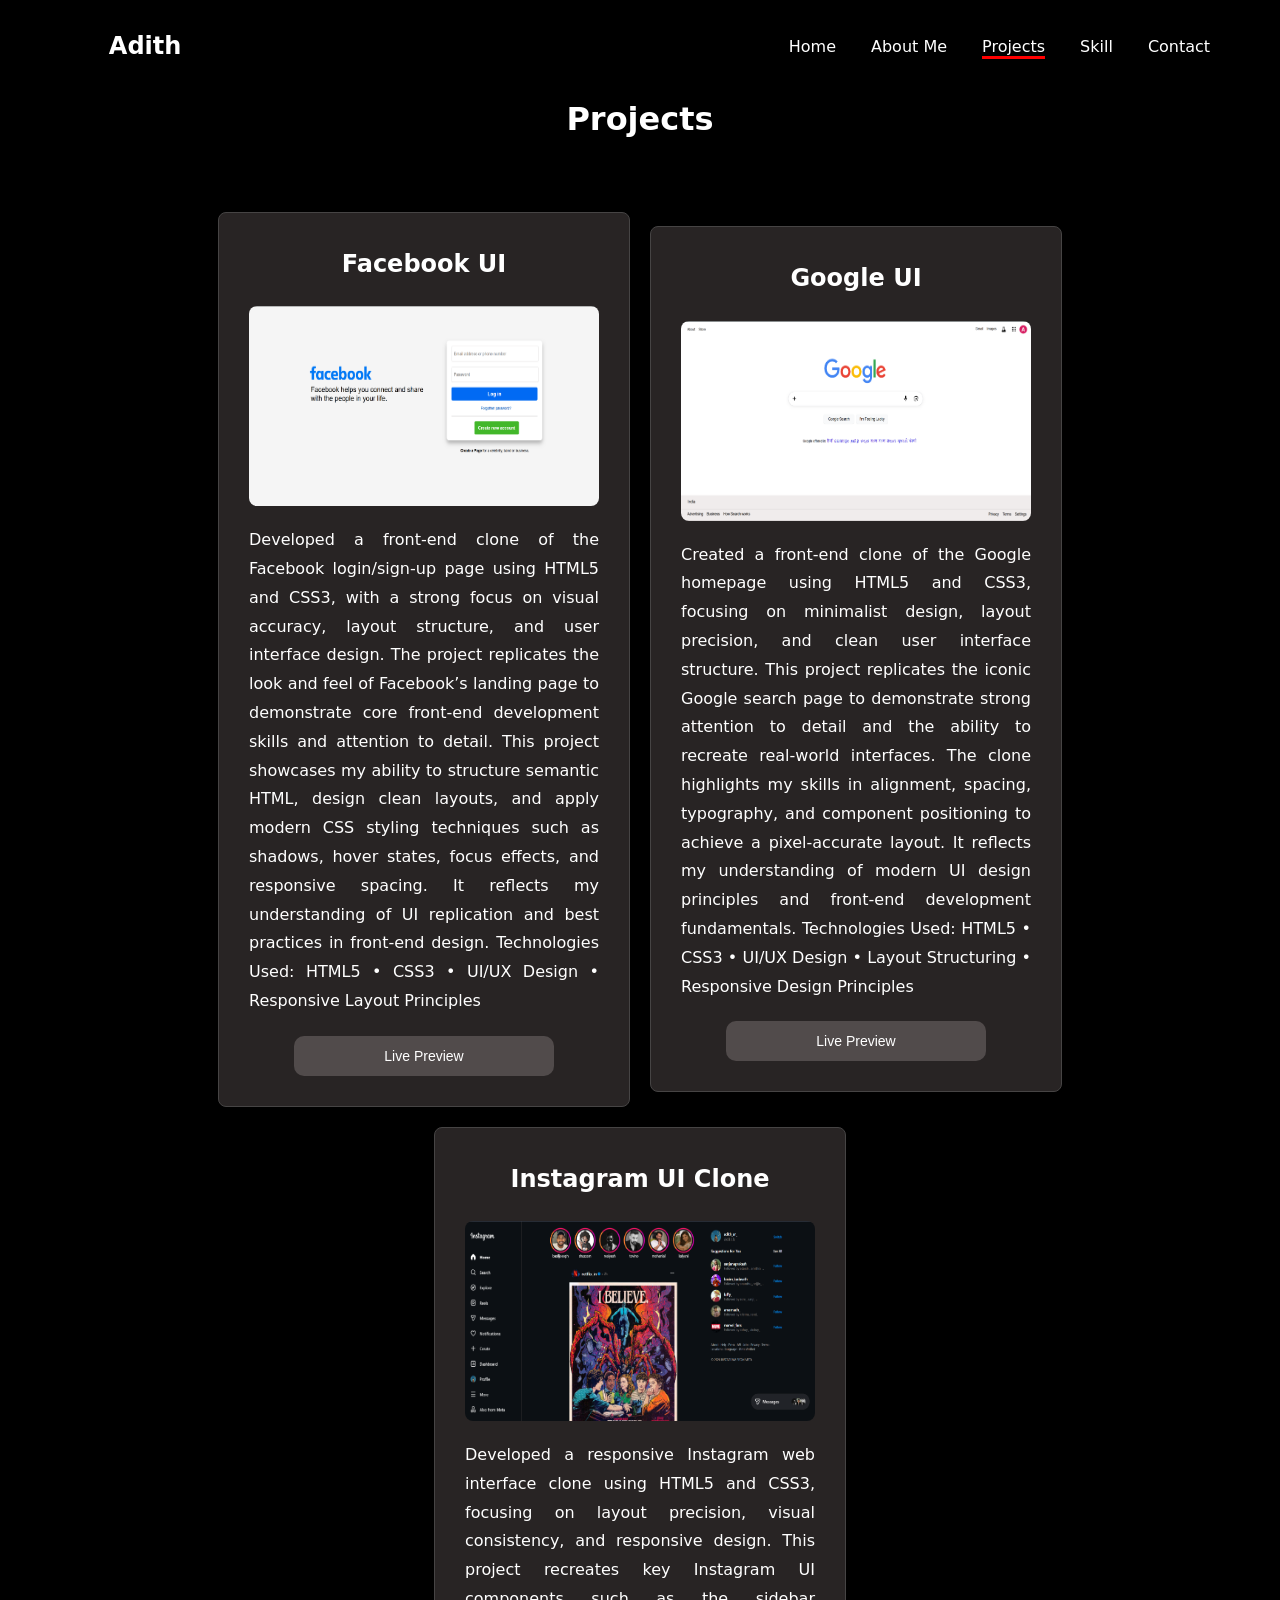
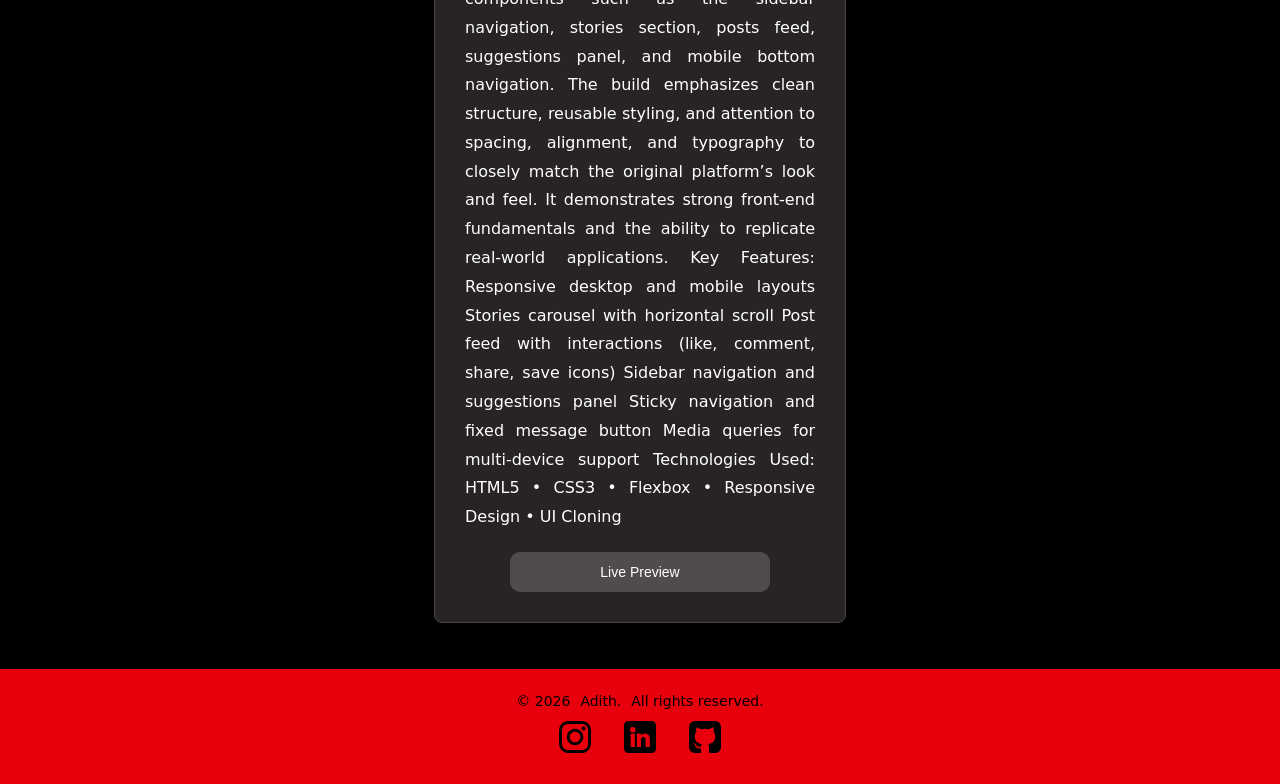
<file: projects.html>
<!DOCTYPE html>
<html lang="en">

<head>
    <meta charset="UTF-8">
    <meta name="viewport" content="width=device-width, initial-scale=1.0">
    <meta id="viewport" name="viewport"
        content="width=device-width, initial-scale=1, minimum-scale=1, maximum-scale=2, viewport-fit=cover">
    <link rel="stylesheet" href="portfolio.css">
    <title>Portfolio</title>

</head>

<body>
    <div class="parent">
        <div class="navi">
            <div class="navpr">
                <div class="logo">
                    <h2>Adith</h2>
                </div>
                <div class="navlinks">
                    <ul>
                        <li><a href="index.html">Home</a></li>
                        <li><a href="about.html">About Me</a></li>
                        <li><a class="main" href="projects.html">Projects</a></li>
                        <li><a href="skill.html">Skill</a></li>
                        <li><a href="contact.html">Contact</a></li>
                    </ul>
                </div>
                <li class="menuicon"><svg onclick="menu_drop()" xmlns="http://www.w3.org/2000/svg" version="1.1"
                        xmlns:xlink="http://www.w3.org/1999/xlink" width="25" height="25" x="0" y="0"
                        viewBox="0 0 512 512" style="enable-background:new 0 0 512 512" xml:space="preserve" class="">
                        <g>
                            <path
                                d="M464.883 64.267H175.65c-25.98 0-47.117 21.137-47.117 47.149 0 25.98 21.137 47.117 47.117 47.117h289.232c25.98 0 47.117-21.137 47.117-47.117.001-26.013-21.136-47.149-47.116-47.149zM47.134 64.267C21.145 64.267 0 85.411 0 111.4s21.145 47.133 47.134 47.133 47.133-21.144 47.133-47.133-21.144-47.133-47.133-47.133zM47.134 208.867C21.145 208.867 0 230.011 0 256s21.145 47.133 47.134 47.133S94.267 281.989 94.267 256s-21.144-47.133-47.133-47.133zM47.134 353.467C21.145 353.467 0 374.611 0 400.6s21.145 47.133 47.134 47.133 47.133-21.144 47.133-47.133-21.144-47.133-47.133-47.133zM464.883 208.867H175.65c-25.98 0-47.117 21.137-47.117 47.149 0 25.98 21.137 47.117 47.117 47.117h289.232c25.98 0 47.117-21.137 47.117-47.117.001-26.013-21.136-47.149-47.116-47.149zM464.883 353.467H175.65c-25.98 0-47.117 21.137-47.117 47.149 0 25.98 21.137 47.117 47.117 47.117h289.232c25.98 0 47.117-21.137 47.117-47.117.001-26.012-21.136-47.149-47.116-47.149z"
                                fill="currentColor" opacity="1" data-original="#000000" class=""></path>
                        </g>
                    </svg></li>
            </div>
        </div>
        <div class="projectcontent">
            <div class="prjcontent">
                <h1 class="abme">Projects</h1>
            </div>
            <div class="projectcards">
                <div class="card">
                    <h2>Facebook UI</h2>
                    <img class="cardpic" src="images\facebook.png" alt="">
                    <p>Developed a front-end clone of the Facebook login/sign-up page using HTML5 and CSS3, with a
                        strong focus on visual accuracy, layout structure, and user interface design. The project
                        replicates the look and feel of Facebook’s landing page to demonstrate core front-end
                        development skills and attention to detail.
                        This project showcases my ability to structure semantic HTML, design clean layouts, and apply
                        modern CSS styling techniques such as shadows, hover states, focus effects, and responsive
                        spacing. It reflects my understanding of UI replication and best practices in front-end design.
                        Technologies Used:
                        HTML5 • CSS3 • UI/UX Design • Responsive Layout Principles</p>
                    <a href="Facebook/facebook.html"><button class="viewlink">Live Preview</button></a>
                </div>
                <div class="card">
                    <h2>Google UI</h2>
                    <img class="cardpic" src="images\google.png" alt="">
                    <p>Created a front-end clone of the Google homepage using HTML5 and CSS3, focusing on minimalist
                        design, layout precision, and clean user interface structure. This project replicates the iconic
                        Google search page to demonstrate strong attention to detail and the ability to recreate
                        real-world interfaces.
                        The clone highlights my skills in alignment, spacing, typography, and component positioning to
                        achieve a pixel-accurate layout. It reflects my understanding of modern UI design principles and
                        front-end development fundamentals.
                        Technologies Used:
                        HTML5 • CSS3 • UI/UX Design • Layout Structuring • Responsive Design Principles</p>
                    <a href="Google\google.html"><button class="viewlink">Live Preview</button></a>
                </div>
                <div class="card">
                    <h2>Instagram UI Clone</h2>
                    <img class="cardpic" src="images\instagram.png" alt="">
                    <p>Developed a responsive Instagram web interface clone using HTML5 and CSS3, focusing on layout
                        precision, visual consistency, and responsive design. This project recreates key Instagram UI
                        components such as the sidebar navigation, stories section, posts feed, suggestions panel, and
                        mobile bottom navigation.
                        The build emphasizes clean structure, reusable styling, and attention to spacing, alignment, and
                        typography to closely match the original platform’s look and feel. It demonstrates strong
                        front-end fundamentals and the ability to replicate real-world applications.
                        Key Features:
                        Responsive desktop and mobile layouts
                        Stories carousel with horizontal scroll
                        Post feed with interactions (like, comment, share, save icons)
                        Sidebar navigation and suggestions panel
                        Sticky navigation and fixed message button
                        Media queries for multi-device support
                        Technologies Used:
                        HTML5 • CSS3 • Flexbox • Responsive Design • UI Cloning</p>
                    <a href="Instagram/instagram.html"><button class="viewlink">Live Preview</button></a>
                </div>
            </div>
        </div>
    </div>
    <div class="prjfotter">
        <div class="footerr">
            <div class="f_top">

                <p>© 2026</p>
                <p>Adith.</p>
                <p> All rights reserved.</p>
            </div>
            <div class="f_mid">
                <div class="f_mid_svg">
                    <a href="https://www.instagram.com/adith_ar_/?__pwa=1">
                        <svg xmlns="http://www.w3.org/2000/svg" version="1.1" xmlns:xlink="http://www.w3.org/1999/xlink"
                            width="512" height="512" x="0" y="0" viewBox="0 0 511 511.9"
                            style="enable-background:new 0 0 512 512" xml:space="preserve">
                            <g>
                                <path
                                    d="M510.95 150.5c-1.2-27.2-5.598-45.898-11.9-62.102-6.5-17.199-16.5-32.597-29.6-45.398-12.802-13-28.302-23.102-45.302-29.5-16.296-6.3-34.898-10.7-62.097-11.898C334.648.3 325.949 0 256.449 0s-78.199.3-105.5 1.5c-27.199 1.2-45.898 5.602-62.097 11.898-17.204 6.5-32.602 16.5-45.403 29.602-13 12.8-23.097 28.3-29.5 45.3-6.3 16.302-10.699 34.9-11.898 62.098C.75 177.801.449 186.5.449 256s.301 78.2 1.5 105.5c1.2 27.2 5.602 45.898 11.903 62.102 6.5 17.199 16.597 32.597 29.597 45.398 12.801 13 28.301 23.102 45.301 29.5 16.3 6.3 34.898 10.7 62.102 11.898 27.296 1.204 36 1.5 105.5 1.5s78.199-.296 105.5-1.5c27.199-1.199 45.898-5.597 62.097-11.898a130.934 130.934 0 0 0 74.903-74.898c6.296-16.301 10.699-34.903 11.898-62.102 1.2-27.3 1.5-36 1.5-105.5s-.102-78.2-1.3-105.5zm-46.098 209c-1.102 25-5.301 38.5-8.801 47.5-8.602 22.3-26.301 40-48.602 48.602-9 3.5-22.597 7.699-47.5 8.796-27 1.204-35.097 1.5-103.398 1.5s-76.5-.296-103.403-1.5c-25-1.097-38.5-5.296-47.5-8.796C94.551 451.5 84.45 445 76.25 436.5c-8.5-8.3-15-18.3-19.102-29.398-3.5-9-7.699-22.602-8.796-47.5-1.204-27-1.5-35.102-1.5-103.403s.296-76.5 1.5-103.398c1.097-25 5.296-38.5 8.796-47.5C61.25 94.199 67.75 84.1 76.352 75.898c8.296-8.5 18.296-15 29.398-19.097 9-3.5 22.602-7.7 47.5-8.801 27-1.2 35.102-1.5 103.398-1.5 68.403 0 76.5.3 103.403 1.5 25 1.102 38.5 5.3 47.5 8.8 11.097 4.098 21.199 10.598 29.398 19.098 8.5 8.301 15 18.301 19.102 29.403 3.5 9 7.699 22.597 8.8 47.5 1.2 27 1.5 35.097 1.5 103.398s-.3 76.301-1.5 103.301zm0 0"
                                    fill="currentcolor" opacity="1" data-original="#000000"></path>
                                <path
                                    d="M256.45 124.5c-72.598 0-131.5 58.898-131.5 131.5s58.902 131.5 131.5 131.5c72.6 0 131.5-58.898 131.5-131.5s-58.9-131.5-131.5-131.5zm0 216.8c-47.098 0-85.302-38.198-85.302-85.3s38.204-85.3 85.301-85.3c47.102 0 85.301 38.198 85.301 85.3s-38.2 85.3-85.3 85.3zM423.852 119.3c0 16.954-13.747 30.7-30.704 30.7-16.953 0-30.699-13.746-30.699-30.7 0-16.956 13.746-30.698 30.7-30.698 16.956 0 30.703 13.742 30.703 30.699zm0 0"
                                    fill="currentcolor" opacity="1" data-original="#000000"></path>
                            </g>
                        </svg>
                    </a>
                </div>
                <div class="f_mid_svg">
                    <a href="https://www.linkedin.com/in/adith-raj-/">
                        <svg xmlns="http://www.w3.org/2000/svg" version="1.1" xmlns:xlink="http://www.w3.org/1999/xlink"
                            width="512" height="512" x="0" y="0" viewBox="0 0 176 176"
                            style="enable-background:new 0 0 512 512" xml:space="preserve" class="">
                            <g>
                                <path
                                    d="M152 0H24A24 24 0 0 0 0 24v128a24 24 0 0 0 24 24h128a24 24 0 0 0 24-24V24a24 24 0 0 0-24-24zM60 139.28a3.71 3.71 0 0 1-3.71 3.72H40.48a3.71 3.71 0 0 1-3.72-3.72V73a3.72 3.72 0 0 1 3.72-3.72h15.81A3.72 3.72 0 0 1 60 73zM48.38 63a15 15 0 1 1 15-15 15 15 0 0 1-15 15zm94.26 76.54a3.41 3.41 0 0 1-3.42 3.42h-17a3.41 3.41 0 0 1-3.42-3.42v-31.05c0-4.64 1.36-20.32-12.13-20.32-10.45 0-12.58 10.73-13 15.55v35.86A3.42 3.42 0 0 1 90.3 143H73.88a3.41 3.41 0 0 1-3.41-3.42V72.71a3.41 3.41 0 0 1 3.41-3.42H90.3a3.42 3.42 0 0 1 3.42 3.42v5.78c3.88-5.83 9.63-10.31 21.9-10.31 27.18 0 27 25.38 27 39.32z"
                                    data-name="Layer 2" fill="currentcolor" opacity="1" data-original="#000000"
                                    class=""></path>
                            </g>
                        </svg>
                    </a>
                </div>
                <div class="f_mid_svg">
                    <a href="https://github.com/Solo-Being">
                        <svg xmlns="http://www.w3.org/2000/svg" version="1.1" xmlns:xlink="http://www.w3.org/1999/xlink"
                            width="512" height="512" x="0" y="0" viewBox="0 0 438.536 438.536"
                            style="enable-background:new 0 0 512 512" xml:space="preserve" class="">
                            <g>
                                <path
                                    d="M158.173 352.599c-3.049.568-4.381 1.999-3.999 4.281.38 2.283 2.093 3.046 5.138 2.283 3.049-.76 4.38-2.095 3.997-3.997-.378-2.092-2.091-2.95-5.136-2.567zM141.898 354.885c-3.046 0-4.568 1.041-4.568 3.139 0 2.474 1.619 3.518 4.853 3.138 3.046 0 4.57-1.047 4.57-3.138 0-2.471-1.619-3.522-4.855-3.139zM119.629 354.022c-.76 2.095.478 3.519 3.711 4.284 2.855 1.137 4.664.568 5.424-1.714.572-2.091-.666-3.61-3.711-4.568-2.856-.759-4.663-.102-5.424 1.998z"
                                    fill="currentcolor" opacity="1" data-original="#000000" class=""></path>
                                <path
                                    d="M414.41 24.123C398.326 8.042 378.964 0 356.309 0H82.225C59.577 0 40.208 8.042 24.123 24.123 8.042 40.207 0 59.576 0 82.225v274.088c0 22.65 8.042 42.017 24.123 58.098 16.084 16.084 35.454 24.126 58.102 24.126h63.953c4.184 0 7.327-.144 9.42-.424 2.092-.288 4.184-1.526 6.279-3.717 2.096-2.187 3.14-5.376 3.14-9.562 0-.568-.05-7.046-.144-19.417-.097-12.375-.144-22.176-.144-29.41l-6.567 1.143c-4.187.76-9.469 1.095-15.846.999-6.374-.096-12.99-.76-19.841-1.998-6.855-1.239-13.229-4.093-19.13-8.562-5.898-4.477-10.085-10.328-12.56-17.559l-2.856-6.571c-1.903-4.373-4.899-9.229-8.992-14.554-4.093-5.332-8.232-8.949-12.419-10.852l-1.999-1.428c-1.331-.951-2.568-2.098-3.711-3.429-1.141-1.335-1.997-2.669-2.568-3.997-.571-1.335-.097-2.43 1.427-3.289 1.524-.855 4.281-1.279 8.28-1.279l5.708.855c3.808.76 8.516 3.042 14.134 6.851 5.614 3.806 10.229 8.754 13.846 14.843 4.38 7.806 9.657 13.75 15.846 17.843 6.184 4.097 12.419 6.143 18.699 6.143s11.704-.476 16.274-1.424c4.565-.954 8.848-2.385 12.847-4.288 1.713-12.751 6.377-22.559 13.988-29.41-10.848-1.143-20.602-2.854-29.265-5.14-8.658-2.286-17.605-5.995-26.835-11.136-9.234-5.14-16.894-11.512-22.985-19.13-6.09-7.618-11.088-17.61-14.987-29.978-3.901-12.375-5.852-26.652-5.852-42.829 0-23.029 7.521-42.637 22.557-58.814-7.044-17.32-6.379-36.732 1.997-58.242 5.52-1.714 13.706-.428 24.554 3.855 10.85 4.286 18.794 7.951 23.84 10.992 5.046 3.042 9.089 5.614 12.135 7.71 17.705-4.949 35.976-7.423 54.818-7.423 18.841 0 37.115 2.474 54.821 7.423l10.849-6.852c7.426-4.57 16.18-8.757 26.269-12.562 10.088-3.806 17.795-4.854 23.127-3.14 8.562 21.51 9.328 40.922 2.279 58.241 15.036 16.179 22.559 35.786 22.559 58.815 0 16.18-1.951 30.505-5.852 42.969-3.898 12.467-8.939 22.463-15.13 29.981-6.184 7.519-13.894 13.843-23.124 18.986-9.232 5.137-18.178 8.853-26.84 11.132-8.661 2.286-18.414 4.004-29.263 5.147 9.891 8.562 14.839 22.072 14.839 40.538v68.238c0 3.237.472 5.852 1.424 7.851.958 1.998 2.478 3.374 4.571 4.141 2.102.76 3.949 1.235 5.571 1.424 1.622.191 3.949.287 6.995.287h63.953c22.648 0 42.018-8.042 58.095-24.126 16.084-16.084 24.126-35.454 24.126-58.102V82.225c-.002-22.649-8.044-42.021-24.125-58.102z"
                                    fill="currentcolor" opacity="1" data-original="#000000" class=""></path>
                                <path
                                    d="M86.793 319.195c-1.331.948-1.141 2.471.572 4.565 1.906 1.902 3.427 2.189 4.57.855 1.331-.948 1.141-2.471-.575-4.569-1.902-1.71-3.424-1.997-4.567-.851zM77.374 312.057c-.57 1.335.096 2.478 1.999 3.426 1.521.955 2.762.767 3.711-.568.57-1.335-.096-2.478-1.999-3.433-1.903-.572-3.14-.38-3.711.575zM95.646 330.331c-1.715.948-1.715 2.666 0 5.137 1.713 2.478 3.328 3.142 4.853 1.998 1.714-1.334 1.714-3.142 0-5.427-1.521-2.468-3.14-3.046-4.853-1.708zM105.641 343.174c-1.714 1.526-1.336 3.327 1.142 5.428 2.281 2.279 4.185 2.566 5.708.849 1.524-1.519 1.143-3.326-1.142-5.42-2.281-2.28-4.185-2.568-5.708-.857z"
                                    fill="currentcolor" opacity="1" data-original="#000000" class=""></path>
                            </g>
                        </svg>
                    </a>
                </div>
            </div>
        </div>
    </div>
    </div>
<div class="menuu">
    <div class="menuu_items">
        <a href="index.html">Home</a>
    </div>
    <div class="menuu_items">
        <a href="about.html">About Me</a>
    </div>
    <div class="menuu_items">
        <a href="projects.html">Project</a>
    </div>
    <div class="menuu_items">
        <a href="skill.html">Skill</a>
    </div>
    <div class="menuu_items">
        <a href="contact.html">Contact</a>
    </div>
</div>

    <script src="script.js"></script>

</body>


</html>
</file>
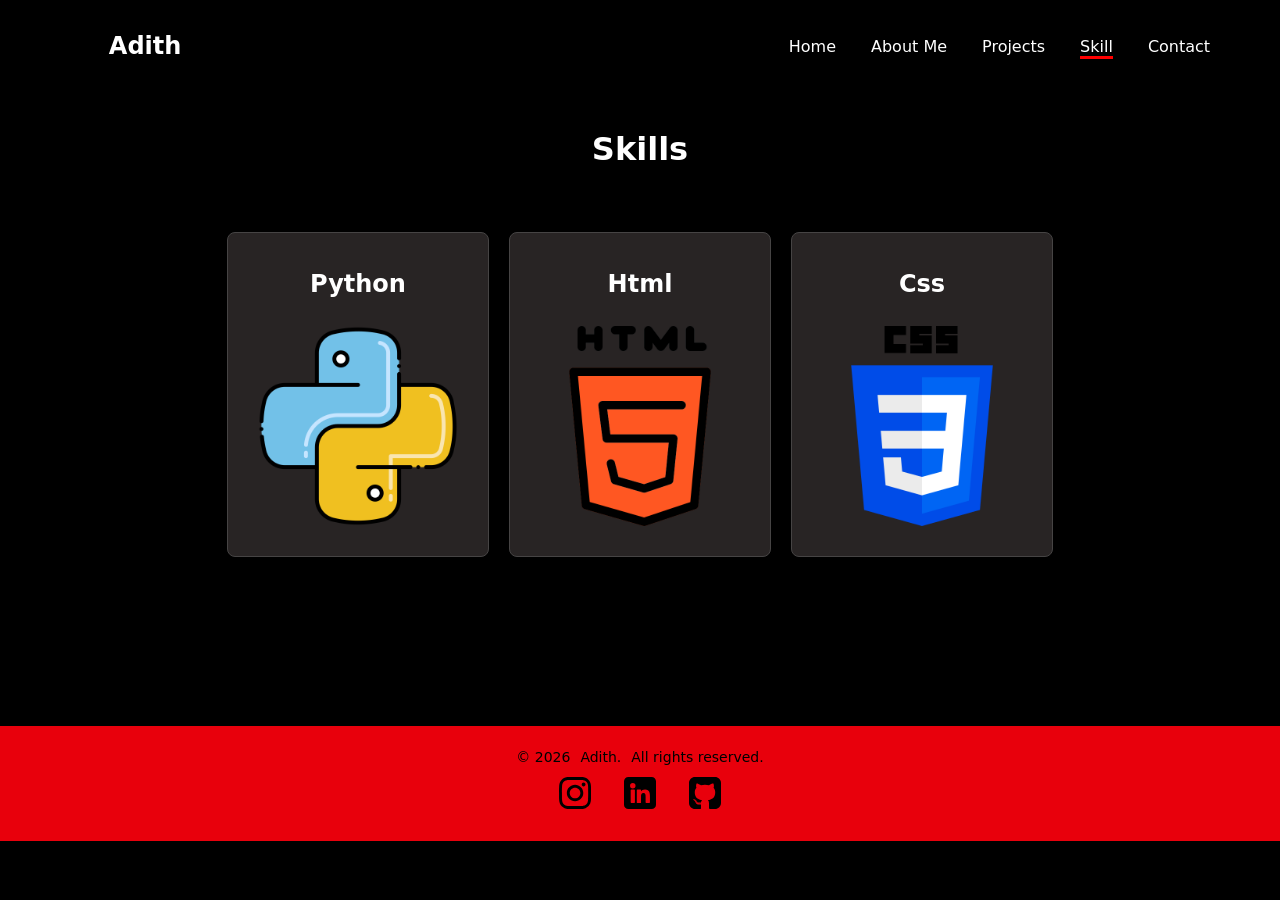
<file: skill.html>
<!DOCTYPE html>
<html lang="en">

<head>
    <meta charset="UTF-8">
    <meta name="viewport" content="width=device-width, initial-scale=1.0">
    <meta id="viewport" name="viewport"
        content="width=device-width, initial-scale=1, minimum-scale=1, maximum-scale=2, viewport-fit=cover">
    <link rel="stylesheet" href="portfolio.css">
    <title>Portfolio</title>
</head>

<body>
    <div class="parent">
        <div class="navi">
            <div class="navpr">
                <div class="logo">
                    <h2>Adith</h2>
                </div>
                <div class="navlinks">

                    <ul>
                        <li><a href="index.html">Home</a></li>
                        <li><a href="about.html">About Me</a></li>
                        <li><a href="projects.html">Projects</a></li>
                        <li><a class="main" href="skill.html">Skill</a></li>
                        <li><a href="contact.html">Contact</a></li>
                    </ul>
                </div>
                <li class="menuicon"><svg onclick="menu_drop()" xmlns="http://www.w3.org/2000/svg" version="1.1"
                        xmlns:xlink="http://www.w3.org/1999/xlink" width="25" height="25" x="0" y="0"
                        viewBox="0 0 512 512" style="enable-background:new 0 0 512 512" xml:space="preserve" class="">
                        <g>
                            <path
                                d="M464.883 64.267H175.65c-25.98 0-47.117 21.137-47.117 47.149 0 25.98 21.137 47.117 47.117 47.117h289.232c25.98 0 47.117-21.137 47.117-47.117.001-26.013-21.136-47.149-47.116-47.149zM47.134 64.267C21.145 64.267 0 85.411 0 111.4s21.145 47.133 47.134 47.133 47.133-21.144 47.133-47.133-21.144-47.133-47.133-47.133zM47.134 208.867C21.145 208.867 0 230.011 0 256s21.145 47.133 47.134 47.133S94.267 281.989 94.267 256s-21.144-47.133-47.133-47.133zM47.134 353.467C21.145 353.467 0 374.611 0 400.6s21.145 47.133 47.134 47.133 47.133-21.144 47.133-47.133-21.144-47.133-47.133-47.133zM464.883 208.867H175.65c-25.98 0-47.117 21.137-47.117 47.149 0 25.98 21.137 47.117 47.117 47.117h289.232c25.98 0 47.117-21.137 47.117-47.117.001-26.013-21.136-47.149-47.116-47.149zM464.883 353.467H175.65c-25.98 0-47.117 21.137-47.117 47.149 0 25.98 21.137 47.117 47.117 47.117h289.232c25.98 0 47.117-21.137 47.117-47.117.001-26.012-21.136-47.149-47.116-47.149z"
                                fill="currentColor" opacity="1" data-original="#000000" class=""></path>
                        </g>
                    </svg></li>
            </div>
        </div>
        <div class="skillcontent">
            <div class="skcontent">
                <h1 class="skme">Skills</h1>
            </div>
            <div class="skillcards">
                <div class="skillcard">
                    <h2>Python</h2>
                    <img class="skpic" src="images/python.png" alt="Python">
                </div>
                <div class="skillcard">
                    <h2>Html</h2>
                    <img class="skpic" src="images/html-5.png" alt="Html">
                </div>
                <div class="skillcard">
                    <h2>Css</h2>
                    <img class="skpic" src="images/css-3.png" alt="Css">
                </div>
            </div>
        </div>
        <div class="skfotter">
            <div class="footerr">
                <div class="f_top">

                    <p>© 2026</p>
                    <p>Adith.</p>
                    <p> All rights reserved.</p>
                </div>
                <div class="f_mid">
                    <div class="f_mid_svg">
                        <a href="https://www.instagram.com/adith_ar_/?__pwa=1">
                            <svg xmlns="http://www.w3.org/2000/svg" version="1.1"
                                xmlns:xlink="http://www.w3.org/1999/xlink" width="512" height="512" x="0" y="0"
                                viewBox="0 0 511 511.9" style="enable-background:new 0 0 512 512" xml:space="preserve">
                                <g>
                                    <path
                                        d="M510.95 150.5c-1.2-27.2-5.598-45.898-11.9-62.102-6.5-17.199-16.5-32.597-29.6-45.398-12.802-13-28.302-23.102-45.302-29.5-16.296-6.3-34.898-10.7-62.097-11.898C334.648.3 325.949 0 256.449 0s-78.199.3-105.5 1.5c-27.199 1.2-45.898 5.602-62.097 11.898-17.204 6.5-32.602 16.5-45.403 29.602-13 12.8-23.097 28.3-29.5 45.3-6.3 16.302-10.699 34.9-11.898 62.098C.75 177.801.449 186.5.449 256s.301 78.2 1.5 105.5c1.2 27.2 5.602 45.898 11.903 62.102 6.5 17.199 16.597 32.597 29.597 45.398 12.801 13 28.301 23.102 45.301 29.5 16.3 6.3 34.898 10.7 62.102 11.898 27.296 1.204 36 1.5 105.5 1.5s78.199-.296 105.5-1.5c27.199-1.199 45.898-5.597 62.097-11.898a130.934 130.934 0 0 0 74.903-74.898c6.296-16.301 10.699-34.903 11.898-62.102 1.2-27.3 1.5-36 1.5-105.5s-.102-78.2-1.3-105.5zm-46.098 209c-1.102 25-5.301 38.5-8.801 47.5-8.602 22.3-26.301 40-48.602 48.602-9 3.5-22.597 7.699-47.5 8.796-27 1.204-35.097 1.5-103.398 1.5s-76.5-.296-103.403-1.5c-25-1.097-38.5-5.296-47.5-8.796C94.551 451.5 84.45 445 76.25 436.5c-8.5-8.3-15-18.3-19.102-29.398-3.5-9-7.699-22.602-8.796-47.5-1.204-27-1.5-35.102-1.5-103.403s.296-76.5 1.5-103.398c1.097-25 5.296-38.5 8.796-47.5C61.25 94.199 67.75 84.1 76.352 75.898c8.296-8.5 18.296-15 29.398-19.097 9-3.5 22.602-7.7 47.5-8.801 27-1.2 35.102-1.5 103.398-1.5 68.403 0 76.5.3 103.403 1.5 25 1.102 38.5 5.3 47.5 8.8 11.097 4.098 21.199 10.598 29.398 19.098 8.5 8.301 15 18.301 19.102 29.403 3.5 9 7.699 22.597 8.8 47.5 1.2 27 1.5 35.097 1.5 103.398s-.3 76.301-1.5 103.301zm0 0"
                                        fill="currentcolor" opacity="1" data-original="#000000"></path>
                                    <path
                                        d="M256.45 124.5c-72.598 0-131.5 58.898-131.5 131.5s58.902 131.5 131.5 131.5c72.6 0 131.5-58.898 131.5-131.5s-58.9-131.5-131.5-131.5zm0 216.8c-47.098 0-85.302-38.198-85.302-85.3s38.204-85.3 85.301-85.3c47.102 0 85.301 38.198 85.301 85.3s-38.2 85.3-85.3 85.3zM423.852 119.3c0 16.954-13.747 30.7-30.704 30.7-16.953 0-30.699-13.746-30.699-30.7 0-16.956 13.746-30.698 30.7-30.698 16.956 0 30.703 13.742 30.703 30.699zm0 0"
                                        fill="currentcolor" opacity="1" data-original="#000000"></path>
                                </g>
                            </svg>
                        </a>
                    </div>
                    <div class="f_mid_svg">
                        <a href="https://www.linkedin.com/in/adith-raj-/">
                            <svg xmlns="http://www.w3.org/2000/svg" version="1.1"
                                xmlns:xlink="http://www.w3.org/1999/xlink" width="512" height="512" x="0" y="0"
                                viewBox="0 0 176 176" style="enable-background:new 0 0 512 512" xml:space="preserve"
                                class="">
                                <g>
                                    <path
                                        d="M152 0H24A24 24 0 0 0 0 24v128a24 24 0 0 0 24 24h128a24 24 0 0 0 24-24V24a24 24 0 0 0-24-24zM60 139.28a3.71 3.71 0 0 1-3.71 3.72H40.48a3.71 3.71 0 0 1-3.72-3.72V73a3.72 3.72 0 0 1 3.72-3.72h15.81A3.72 3.72 0 0 1 60 73zM48.38 63a15 15 0 1 1 15-15 15 15 0 0 1-15 15zm94.26 76.54a3.41 3.41 0 0 1-3.42 3.42h-17a3.41 3.41 0 0 1-3.42-3.42v-31.05c0-4.64 1.36-20.32-12.13-20.32-10.45 0-12.58 10.73-13 15.55v35.86A3.42 3.42 0 0 1 90.3 143H73.88a3.41 3.41 0 0 1-3.41-3.42V72.71a3.41 3.41 0 0 1 3.41-3.42H90.3a3.42 3.42 0 0 1 3.42 3.42v5.78c3.88-5.83 9.63-10.31 21.9-10.31 27.18 0 27 25.38 27 39.32z"
                                        data-name="Layer 2" fill="currentcolor" opacity="1" data-original="#000000"
                                        class=""></path>
                                </g>
                            </svg>
                        </a>
                    </div>
                    <div class="f_mid_svg">
                        <a href="https://github.com/Solo-Being">
                            <svg xmlns="http://www.w3.org/2000/svg" version="1.1"
                                xmlns:xlink="http://www.w3.org/1999/xlink" width="512" height="512" x="0" y="0"
                                viewBox="0 0 438.536 438.536" style="enable-background:new 0 0 512 512"
                                xml:space="preserve" class="">
                                <g>
                                    <path
                                        d="M158.173 352.599c-3.049.568-4.381 1.999-3.999 4.281.38 2.283 2.093 3.046 5.138 2.283 3.049-.76 4.38-2.095 3.997-3.997-.378-2.092-2.091-2.95-5.136-2.567zM141.898 354.885c-3.046 0-4.568 1.041-4.568 3.139 0 2.474 1.619 3.518 4.853 3.138 3.046 0 4.57-1.047 4.57-3.138 0-2.471-1.619-3.522-4.855-3.139zM119.629 354.022c-.76 2.095.478 3.519 3.711 4.284 2.855 1.137 4.664.568 5.424-1.714.572-2.091-.666-3.61-3.711-4.568-2.856-.759-4.663-.102-5.424 1.998z"
                                        fill="currentcolor" opacity="1" data-original="#000000" class=""></path>
                                    <path
                                        d="M414.41 24.123C398.326 8.042 378.964 0 356.309 0H82.225C59.577 0 40.208 8.042 24.123 24.123 8.042 40.207 0 59.576 0 82.225v274.088c0 22.65 8.042 42.017 24.123 58.098 16.084 16.084 35.454 24.126 58.102 24.126h63.953c4.184 0 7.327-.144 9.42-.424 2.092-.288 4.184-1.526 6.279-3.717 2.096-2.187 3.14-5.376 3.14-9.562 0-.568-.05-7.046-.144-19.417-.097-12.375-.144-22.176-.144-29.41l-6.567 1.143c-4.187.76-9.469 1.095-15.846.999-6.374-.096-12.99-.76-19.841-1.998-6.855-1.239-13.229-4.093-19.13-8.562-5.898-4.477-10.085-10.328-12.56-17.559l-2.856-6.571c-1.903-4.373-4.899-9.229-8.992-14.554-4.093-5.332-8.232-8.949-12.419-10.852l-1.999-1.428c-1.331-.951-2.568-2.098-3.711-3.429-1.141-1.335-1.997-2.669-2.568-3.997-.571-1.335-.097-2.43 1.427-3.289 1.524-.855 4.281-1.279 8.28-1.279l5.708.855c3.808.76 8.516 3.042 14.134 6.851 5.614 3.806 10.229 8.754 13.846 14.843 4.38 7.806 9.657 13.75 15.846 17.843 6.184 4.097 12.419 6.143 18.699 6.143s11.704-.476 16.274-1.424c4.565-.954 8.848-2.385 12.847-4.288 1.713-12.751 6.377-22.559 13.988-29.41-10.848-1.143-20.602-2.854-29.265-5.14-8.658-2.286-17.605-5.995-26.835-11.136-9.234-5.14-16.894-11.512-22.985-19.13-6.09-7.618-11.088-17.61-14.987-29.978-3.901-12.375-5.852-26.652-5.852-42.829 0-23.029 7.521-42.637 22.557-58.814-7.044-17.32-6.379-36.732 1.997-58.242 5.52-1.714 13.706-.428 24.554 3.855 10.85 4.286 18.794 7.951 23.84 10.992 5.046 3.042 9.089 5.614 12.135 7.71 17.705-4.949 35.976-7.423 54.818-7.423 18.841 0 37.115 2.474 54.821 7.423l10.849-6.852c7.426-4.57 16.18-8.757 26.269-12.562 10.088-3.806 17.795-4.854 23.127-3.14 8.562 21.51 9.328 40.922 2.279 58.241 15.036 16.179 22.559 35.786 22.559 58.815 0 16.18-1.951 30.505-5.852 42.969-3.898 12.467-8.939 22.463-15.13 29.981-6.184 7.519-13.894 13.843-23.124 18.986-9.232 5.137-18.178 8.853-26.84 11.132-8.661 2.286-18.414 4.004-29.263 5.147 9.891 8.562 14.839 22.072 14.839 40.538v68.238c0 3.237.472 5.852 1.424 7.851.958 1.998 2.478 3.374 4.571 4.141 2.102.76 3.949 1.235 5.571 1.424 1.622.191 3.949.287 6.995.287h63.953c22.648 0 42.018-8.042 58.095-24.126 16.084-16.084 24.126-35.454 24.126-58.102V82.225c-.002-22.649-8.044-42.021-24.125-58.102z"
                                        fill="currentcolor" opacity="1" data-original="#000000" class=""></path>
                                    <path
                                        d="M86.793 319.195c-1.331.948-1.141 2.471.572 4.565 1.906 1.902 3.427 2.189 4.57.855 1.331-.948 1.141-2.471-.575-4.569-1.902-1.71-3.424-1.997-4.567-.851zM77.374 312.057c-.57 1.335.096 2.478 1.999 3.426 1.521.955 2.762.767 3.711-.568.57-1.335-.096-2.478-1.999-3.433-1.903-.572-3.14-.38-3.711.575zM95.646 330.331c-1.715.948-1.715 2.666 0 5.137 1.713 2.478 3.328 3.142 4.853 1.998 1.714-1.334 1.714-3.142 0-5.427-1.521-2.468-3.14-3.046-4.853-1.708zM105.641 343.174c-1.714 1.526-1.336 3.327 1.142 5.428 2.281 2.279 4.185 2.566 5.708.849 1.524-1.519 1.143-3.326-1.142-5.42-2.281-2.28-4.185-2.568-5.708-.857z"
                                        fill="currentcolor" opacity="1" data-original="#000000" class=""></path>
                                </g>
                            </svg>
                        </a>
                    </div>
                </div>
            </div>
        </div>
    </div>

<div class="menuu">
    <div class="menuu_items">
        <a href="index.html">Home</a>
    </div>
    <div class="menuu_items">
        <a href="about.html">About Me</a>
    </div>
    <div class="menuu_items">
        <a href="projects.html">Project</a>
    </div>
    <div class="menuu_items">
        <a href="skill.html">Skill</a>
    </div>
    <div class="menuu_items">
        <a href="contact.html">Contact</a>
    </div>
</div>

    <script src="script.js"></script>

</body>

</html>
</file>
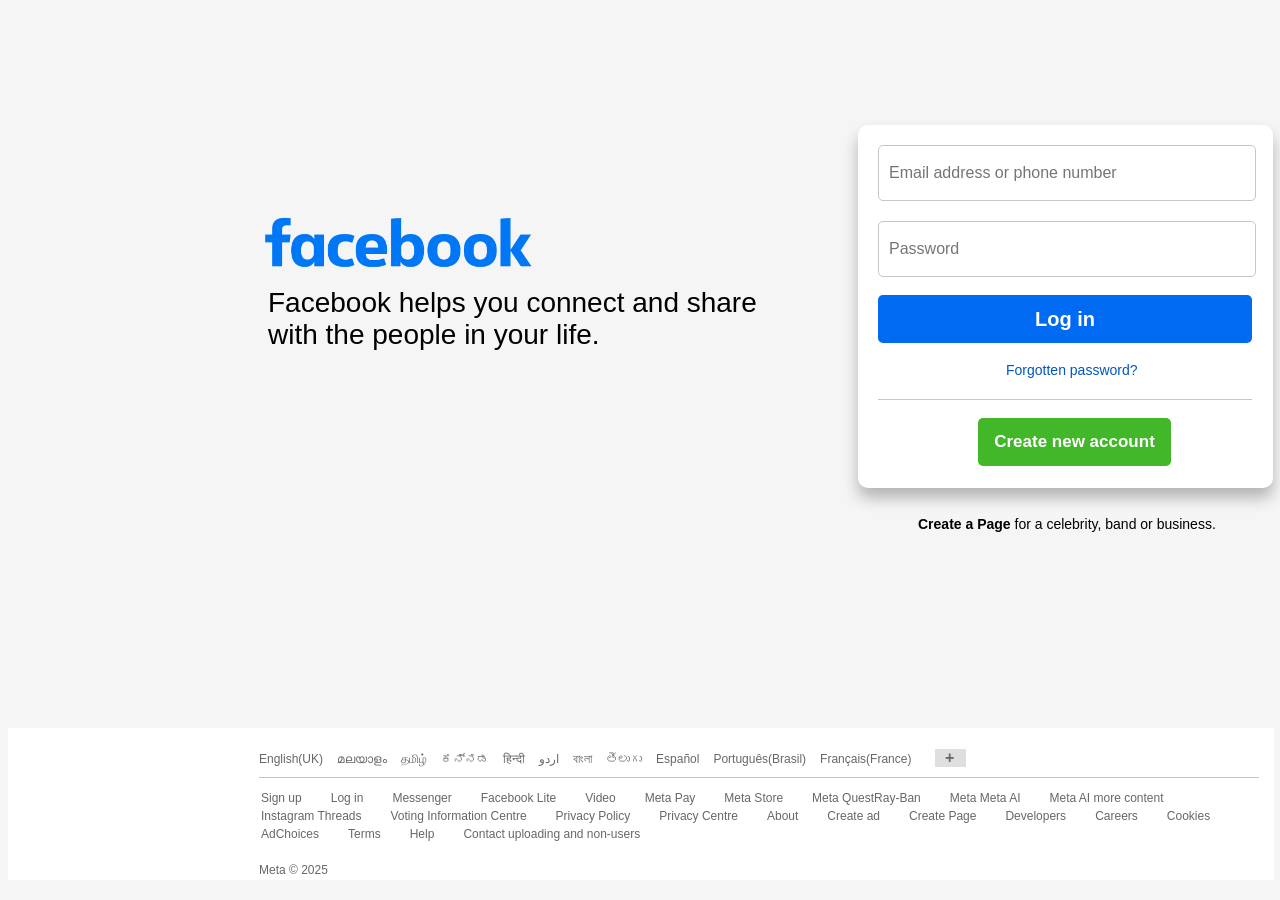
<file: Facebook/facebook.html>
<!DOCTYPE html>
<html lang="en">

<head>
  <meta charset="UTF-8">
  <meta name="viewport" content="width=device-width, initial-scale=1.0">
  <title>Facebook</title>
  <link rel="stylesheet" href="facebook.css">
</head>

<body>
  <div class="parent">
    <div class="face">
      <img class="logo" src="Facebook-Logo-2019.png" alt="Facebook">
      <h2 class="caption">Facebook helps you connect and share with the people in your life.</h2>
    </div>
    <div class="book">
      <form action="">
        <input type="text" class="input" placeholder="Email address or phone number" class="text"><br>
        <input type="password" class="input" placeholder="Password" class="text"><br><br>
        <button class="login"><b>Log in</b></button><br><br>
        <label for="" class="forgot">Forgotten password?</label><br>
        <div class="line">
        </div><br>
        <button class="create"><b>Create new account</b></button>
      </form>
      <div class="info">
        <label class="page">Create a Page</label> for a celebrity, band or business.
      </div>
    </div>
    <div class="footer">
      <div class="language">
        <a class="lang" href="">English(UK)</a>
        <a class="lang" href="">മലയാളം</a>
        <a class="lang" href="">தமிழ்</a>
        <a class="lang" href="">ಕನ್ನಡ</a>
        <a class="lang" href="">हिन्दी</a>
        <a class="lang" href="">اردو</a>
        <a class="lang" href="">বাংলা</a>
        <a class="lang" href="">తెలుగు</a>
        <a class="lang" href="">Español</a>
        <a class="lang" href="">Português(Brasil)</a>
        <a class="lang" href="">Français(France)</a>
      </div>
      <div class="plus">
        <p class="plus p">+</p>
      </div>
      <div class="footline">
      </div>
      <div class="unwanted">
        <a class="more" href="">Sign up</a>
        <a class="more" href="">Log in</a>
        <a class="more" href="">Messenger</a>
        <a class="more" href="">Facebook Lite</a>
        <a class="more" href="">Video</a>
        <a class="more" href="">Meta Pay</a>
        <a class="more" href="">Meta Store</a>
        <a class="more" href="">Meta QuestRay-Ban</a>
        <a class="more" href="">Meta Meta AI</a>
        <a class="more" href="">Meta AI more content</a>
        <a class="more" href="">Instagram Threads</a>
        <a class="more" href="">Voting Information Centre</a>
        <a class="more" href="">Privacy Policy</a>
        <a class="more" href="">Privacy Centre</a>
        <a class="more" href="">About</a>
        <a class="more" href="">Create ad</a>
        <a class="more" href="">Create Page</a>
        <a class="more" href="">Developers</a>
        <a class="more" href="">Careers</a>
        <a class="more" href="">Cookies</a>
        <a class="more" href="">AdChoices</a>
        <a class="more" href="">Terms</a>
        <a class="more" href="">Help</a>
        <a class="more" href="">Contact uploading and non-users </a>
      </div>
      <p class="end">Meta © 2025</p>

    </div>
  </div>
</body>

</html>
</file>
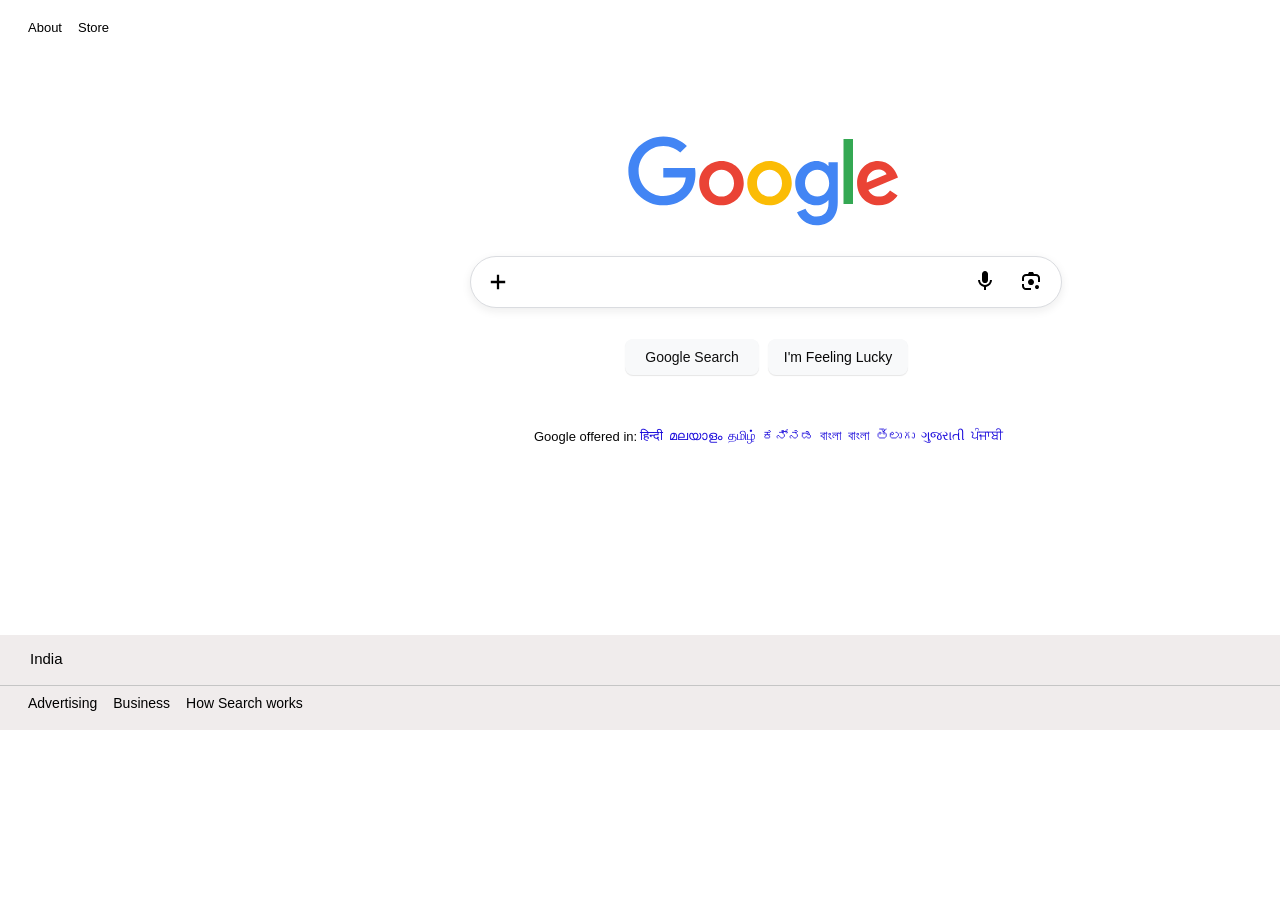
<file: Google/google.html>
<!DOCTYPE html>
<html lang="en">

<head>
  <meta charset="UTF-8">
  <meta name="viewport" content="width=device-width, initial-scale=1.0">
  <title>Google</title>
  <link rel="stylesheet" href="google.css">

<body>
  <div class="parent">
    <div class="navi">
      <nav class="left">
        <ul>
          <li class="left_info"><a href="">About</a></li>
          <li class="left_info"><a href="">Store</a></li>
        </ul>
      </nav>
      <nav>
        <ul class="right">
          <div class="right_info">
            <li><a href="">Gmail</a></li>
            <li><a href="">Images</a></li>
           <div class="circle2">
            <div class="icon">
                <li><abbr title="Search Labs"><svg class="gb_E" focusable="false" height="24px" viewBox="0 -960 960 960" width="24px">
                <path
                  d="M209-120q-42 0-70.5-28.5T110-217q0-14 3-25.5t9-21.5l228-341q10-14 15-31t5-34v-110h-20q-13 0-21.5-8.5T320-810q0-13 8.5-21.5T350-840h260q13 0 21.5 8.5T640-810q0 13-8.5 21.5T610-780h-20v110q0 17 5 34t15 31l227 341q6 9 9.5 20.5T850-217q0 41-28 69t-69 28H209Zm221-660v110q0 26-7.5 50.5T401-573L276-385q-6 8-8.5 16t-2.5 16q0 23 17 39.5t42 16.5q28 0 56-12t80-47q69-45 103.5-62.5T633-443q4-1 5.5-4.5t-.5-7.5l-78-117q-15-21-22.5-46t-7.5-52v-110H430Z">
                </path>
               </svg></li></abbr>
              </div>
           </div>
           <div class="circle3">
              <div class="icon1">
                <li><abbr title="Google Apps"><svg class="gb_F" focusable="false" viewBox="0 0 24 24" height="24px" width="24px">
                <path
                  d="M6,8c1.1,0 2,-0.9 2,-2s-0.9,-2 -2,-2 -2,0.9 -2,2 0.9,2 2,2zM12,20c1.1,0 2,-0.9 2,-2s-0.9,-2 -2,-2 -2,0.9 -2,2 0.9,2 2,2zM6,20c1.1,0 2,-0.9 2,-2s-0.9,-2 -2,-2 -2,0.9 -2,2 0.9,2 2,2zM6,14c1.1,0 2,-0.9 2,-2s-0.9,-2 -2,-2 -2,0.9 -2,2 0.9,2 2,2zM12,14c1.1,0 2,-0.9 2,-2s-0.9,-2 -2,-2 -2,0.9 -2,2 0.9,2 2,2zM16,6c0,1.1 0.9,2 2,2s2,-0.9 2,-2 -0.9,-2 -2,-2 -2,0.9 -2,2zM12,8c1.1,0 2,-0.9 2,-2s-0.9,-2 -2,-2 -2,0.9 -2,2 0.9,2 2,2zM18,14c1.1,0 2,-0.9 2,-2s-0.9,-2 -2,-2 -2,0.9 -2,2 0.9,2 2,2zM18,20c1.1,0 2,-0.9 2,-2s-0.9,-2 -2,-2 -2,0.9 -2,2 0.9,2 2,2z">
                 </path>
                <image src="https://ssl.gstatic.com/gb/images/bar/al-icon.png" alt="" height="24" width="24"
                  style="border:none;display:none \9"></image>
                </svg></li></abbr>
              </div>
           </div>
           <div class="circle4">
             <div class="person">
              <li><img class="pers" src="personlogo-removebg-preview.png" alt="img"></li>
             </div>
            </div>
          </div>
        </ul>
      </nav>
    </div>
    <div class="google">
      <svg class="lnXdpd" aria-label="Google" height="92" role="img" viewBox="0 0 272 92" width="272" xmlns="http://www.w3.org/2000/svg"><path d="M115.75 47.18c0 12.77-9.99 22.18-22.25 22.18s-22.25-9.41-22.25-22.18C71.25 34.32 81.24 25 93.5 25s22.25 9.32 22.25 22.18zm-9.74 0c0-7.98-5.79-13.44-12.51-13.44S80.99 39.2 80.99 47.18c0 7.9 5.79 13.44 12.51 13.44s12.51-5.55 12.51-13.44z" fill="#EA4335"></path><path d="M163.75 47.18c0 12.77-9.99 22.18-22.25 22.18s-22.25-9.41-22.25-22.18c0-12.85 9.99-22.18 22.25-22.18s22.25 9.32 22.25 22.18zm-9.74 0c0-7.98-5.79-13.44-12.51-13.44s-12.51 5.46-12.51 13.44c0 7.9 5.79 13.44 12.51 13.44s12.51-5.55 12.51-13.44z" fill="#FBBC05"></path><path d="M209.75 26.34v39.82c0 16.38-9.66 23.07-21.08 23.07-10.75 0-17.22-7.19-19.66-13.07l8.48-3.53c1.51 3.61 5.21 7.87 11.17 7.87 7.31 0 11.84-4.51 11.84-13v-3.19h-.34c-2.18 2.69-6.38 5.04-11.68 5.04-11.09 0-21.25-9.66-21.25-22.09 0-12.52 10.16-22.26 21.25-22.26 5.29 0 9.49 2.35 11.68 4.96h.34v-3.61h9.25zm-8.56 20.92c0-7.81-5.21-13.52-11.84-13.52-6.72 0-12.35 5.71-12.35 13.52 0 7.73 5.63 13.36 12.35 13.36 6.63 0 11.84-5.63 11.84-13.36z" fill="#4285F4"></path><path d="M225 3v65h-9.5V3h9.5z" fill="#34A853"></path><path d="M262.02 54.48l7.56 5.04c-2.44 3.61-8.32 9.83-18.48 9.83-12.6 0-22.01-9.74-22.01-22.18 0-13.19 9.49-22.18 20.92-22.18 11.51 0 17.14 9.16 18.98 14.11l1.01 2.52-29.65 12.28c2.27 4.45 5.8 6.72 10.75 6.72 4.96 0 8.4-2.44 10.92-6.14zm-23.27-7.98l19.82-8.23c-1.09-2.77-4.37-4.7-8.23-4.7-4.95 0-11.84 4.37-11.59 12.93z" fill="#EA4335"></path><path d="M35.29 41.41V32H67c.31 1.64.47 3.58.47 5.68 0 7.06-1.93 15.79-8.15 22.01-6.05 6.3-13.78 9.66-24.02 9.66C16.32 69.35.36 53.89.36 34.91.36 15.93 16.32.47 35.3.47c10.5 0 17.98 4.12 23.6 9.49l-6.64 6.64c-4.03-3.78-9.49-6.72-16.97-6.72-13.86 0-24.7 11.17-24.7 25.03 0 13.86 10.84 25.03 24.7 25.03 8.99 0 14.11-3.61 17.39-6.89 2.66-2.66 4.41-6.46 5.1-11.65l-22.49.01z" fill="#4285F4"></path></svg>
    </div>
    <div class="search">
      <form action="">
        <input type="text" class="input">
      </form>
      <div class="circle1">
        <div class="add">
          <abbr class="cap" title="Upload Files or Images"><svg aria-hidden="true" focusable="false" viewBox="0 -960 960 960" height="24" width="24" xmlns="http://www.w3.org/2000/svg"><path d="M434.5-434.5H191.87v-91H434.5v-242.63h91v242.63h242.63v91H525.5v242.63h-91V-434.5Z" fill="black"></path></svg></abbr>
        </div>
      </div>
      <div class="mic">
        <abbr class="cap" title="Search by voice"><svg class="goxjub" aria-hidden="true" height="24" width="24"
            focusable="false" viewBox="0 -960 960 960" xmlns="http://www.w3.org/2000/svg">
            <path fill="var(--bbQxAb)"
              d="M480-400q-50 0-85-35t-35-85v-240q0-50 35-85t85-35q50 0 85 35t35 85v240q0 50-35 85t-85 35Zm-40 280v-123q-104-14-172-93t-68-184h80q0 83 58.5 141.5T480-320q83 0 141.5-58.5T680-520h80q0 105-68 184t-172 93v123h-80Z">
            </path>
          </svg></abbr>
      </div>
      <div class="camera">
        <abbr class="cap" title="Search by image"><svg class="Gdd5U" aria-hidden="true" height="24" width="24"
            focusable="false" viewBox="0 -960 960 960" xmlns="http://www.w3.org/2000/svg">
            <path fill="var(--bbQxAb)"
              d="M480-320q-50 0-85-35t-35-85q0-50 35-85t85-35q50 0 85 35t35 85q0 50-35 85t-85 35Zm240 160q-33 0-56.5-23.5T640-240q0-33 23.5-56.5T720-320q33 0 56.5 23.5T800-240q0 33-23.5 56.5T720-160Zm-440 40q-66 0-113-47t-47-113v-80h80v80q0 33 23.5 56.5T280-200h200v80H280Zm480-320v-160q0-33-23.5-56.5T680-680H280q-33 0-56.5 23.5T200-600v120h-80v-120q0-66 47-113t113-47h80l40-80h160l40 80h80q66 0 113 47t47 113v160h-80Z">
            </path>
          </svg></abbr>
      </div>
    </div>
    <div class="box">
      <button class="button1">Google Search</button>
      <button class="button">I'm Feeling Lucky</button>
    </div>
    <div class="caption">
      <p class="cap">Google offered in:</p>
    </div>
    <div class="languages">
      <div class="language"></div>
      <ul>
        <li><a class="lang" href=""> हिन्दी</a></li>
        <li><a class="lang" href="">മലയാളം</a></li>
        <li><a class="lang" href="">தமிழ்</a></li>
        <li><a class="lang" href="">ಕನ್ನಡ</a></li>
        <li><a class="lang" href="">বাংলা</a></li>
        <li><a class="lang" href="">বাংলা</a></li>
        <li><a class="lang" href="">తెలుగు</a></li>
        <li><a class="lang" href="">ગુજરાતી</a></li>
        <li><a class="lang" href="">ਪੰਜਾਬੀ</a></li>
      </ul>
    </div>
    <div class="footer">
      <nav class="foot">
        India
      </nav>
    </div>
    <div class="footer-nav">
      <nav class="left_foot">
        <ul>
          <li><a href="">Advertising</a></li>
          <li><a href="">Business</a></li>
          <li><a href="">How Search works</a></li>
        </ul>
      </nav>
      <nav class="right_foot">
        <ul>
          <li><a href="">Privacy</a></li>
          <li><a href="">Terms</a></li>
          <li><a href="">Settings</a></li>
        </ul>
      </nav>
    </div>
  </div>
</body>

</html>
</file>
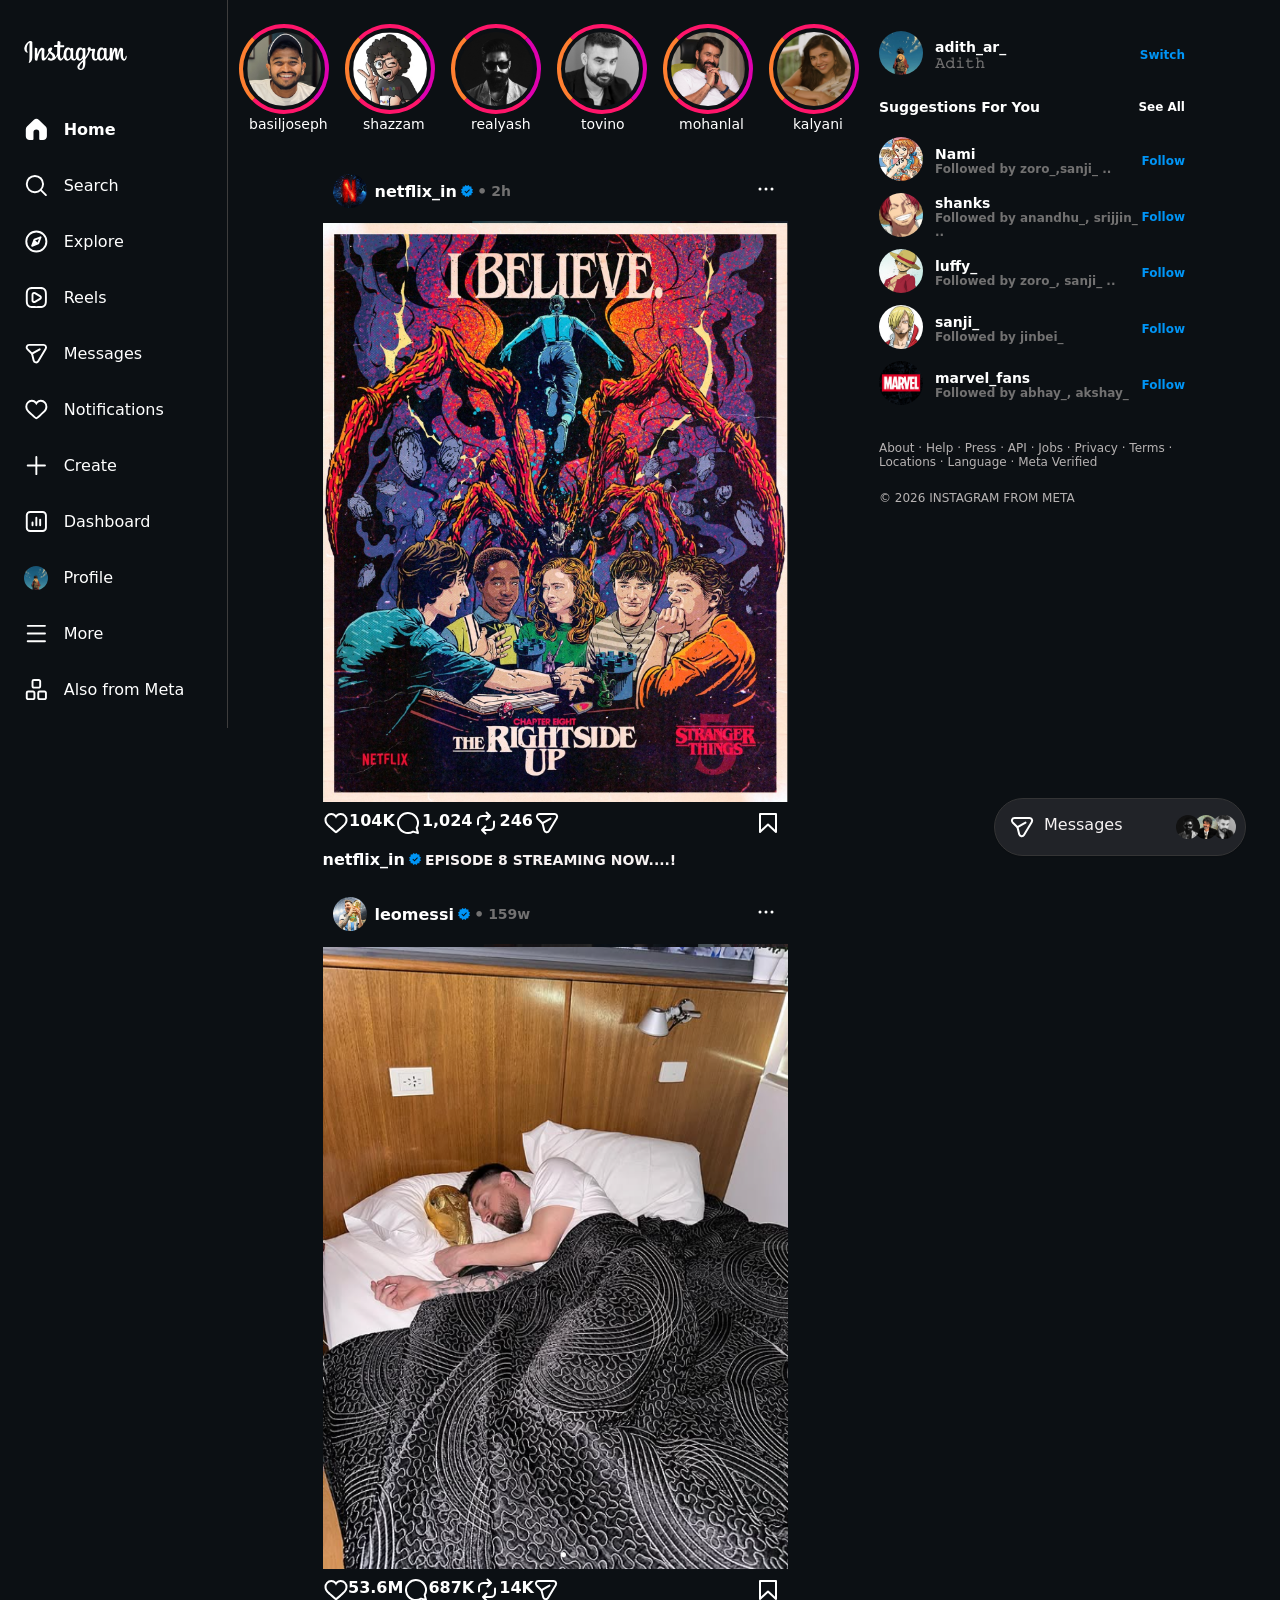
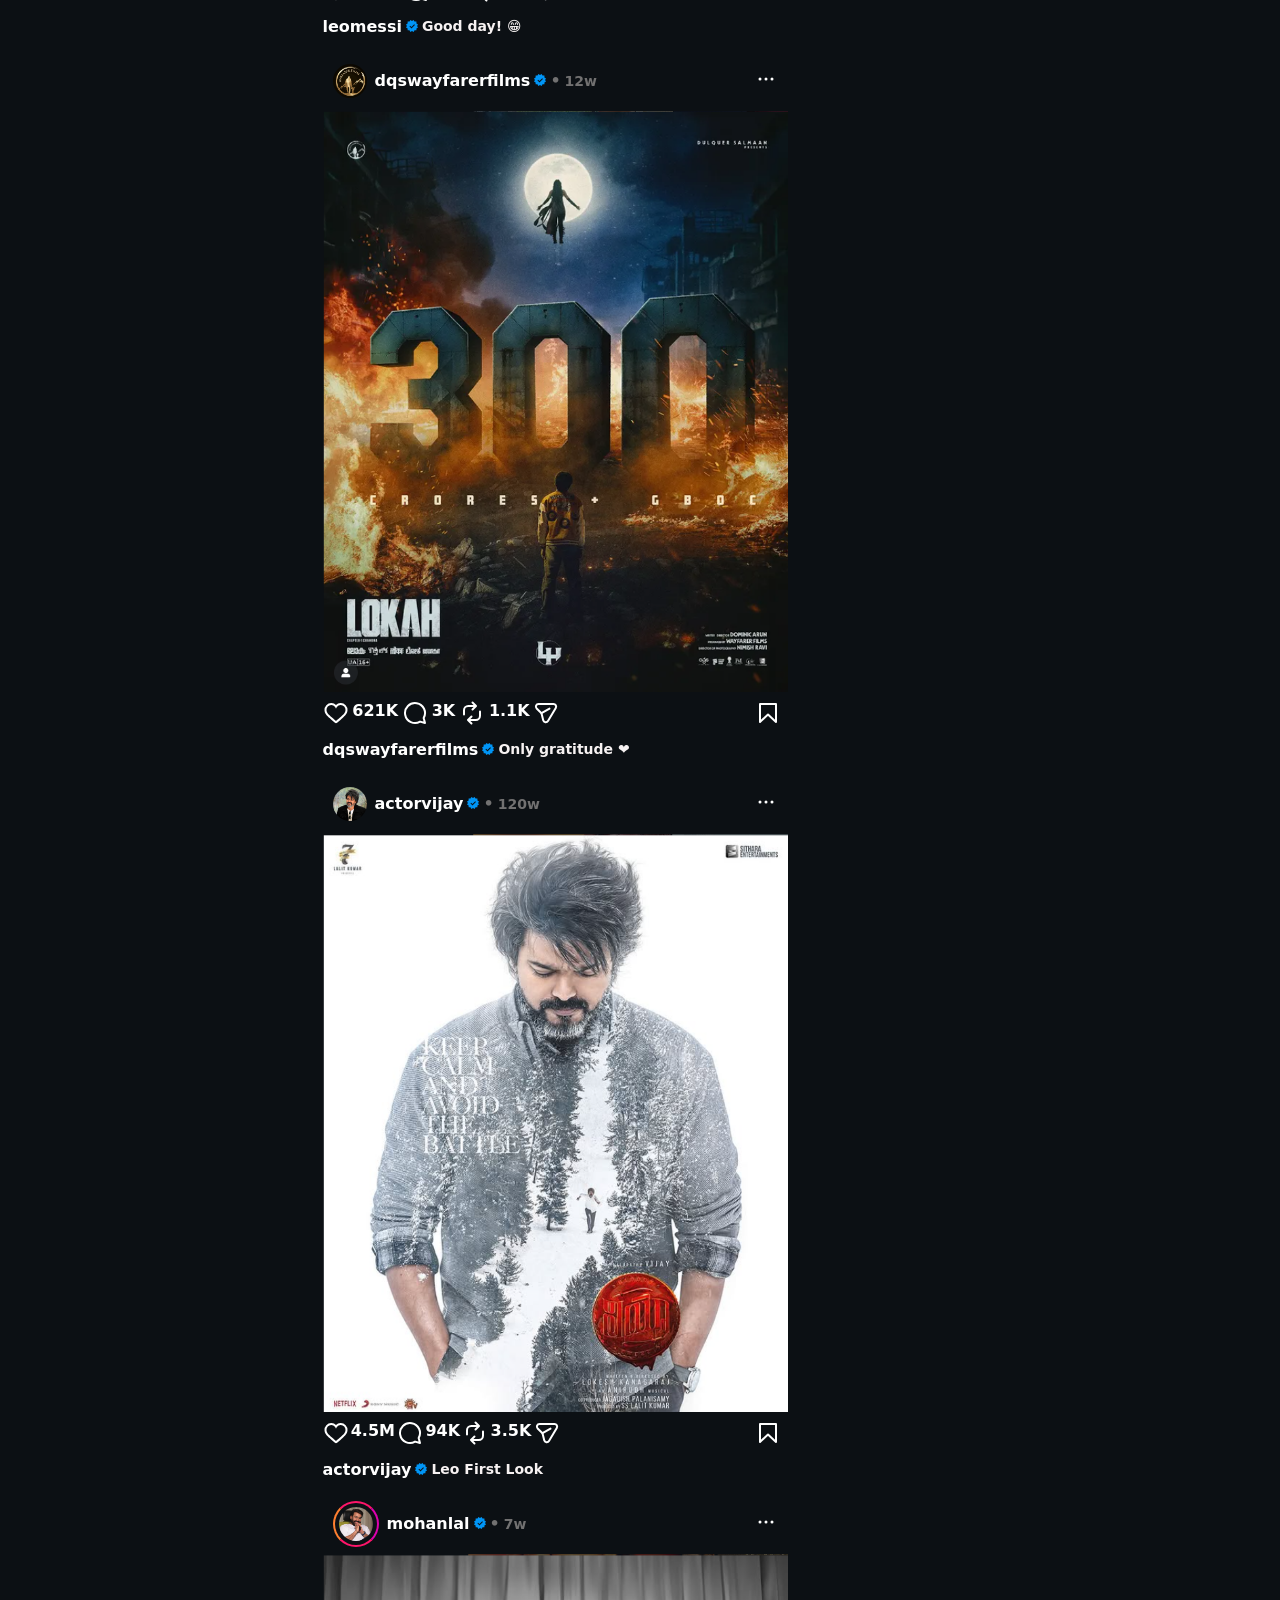
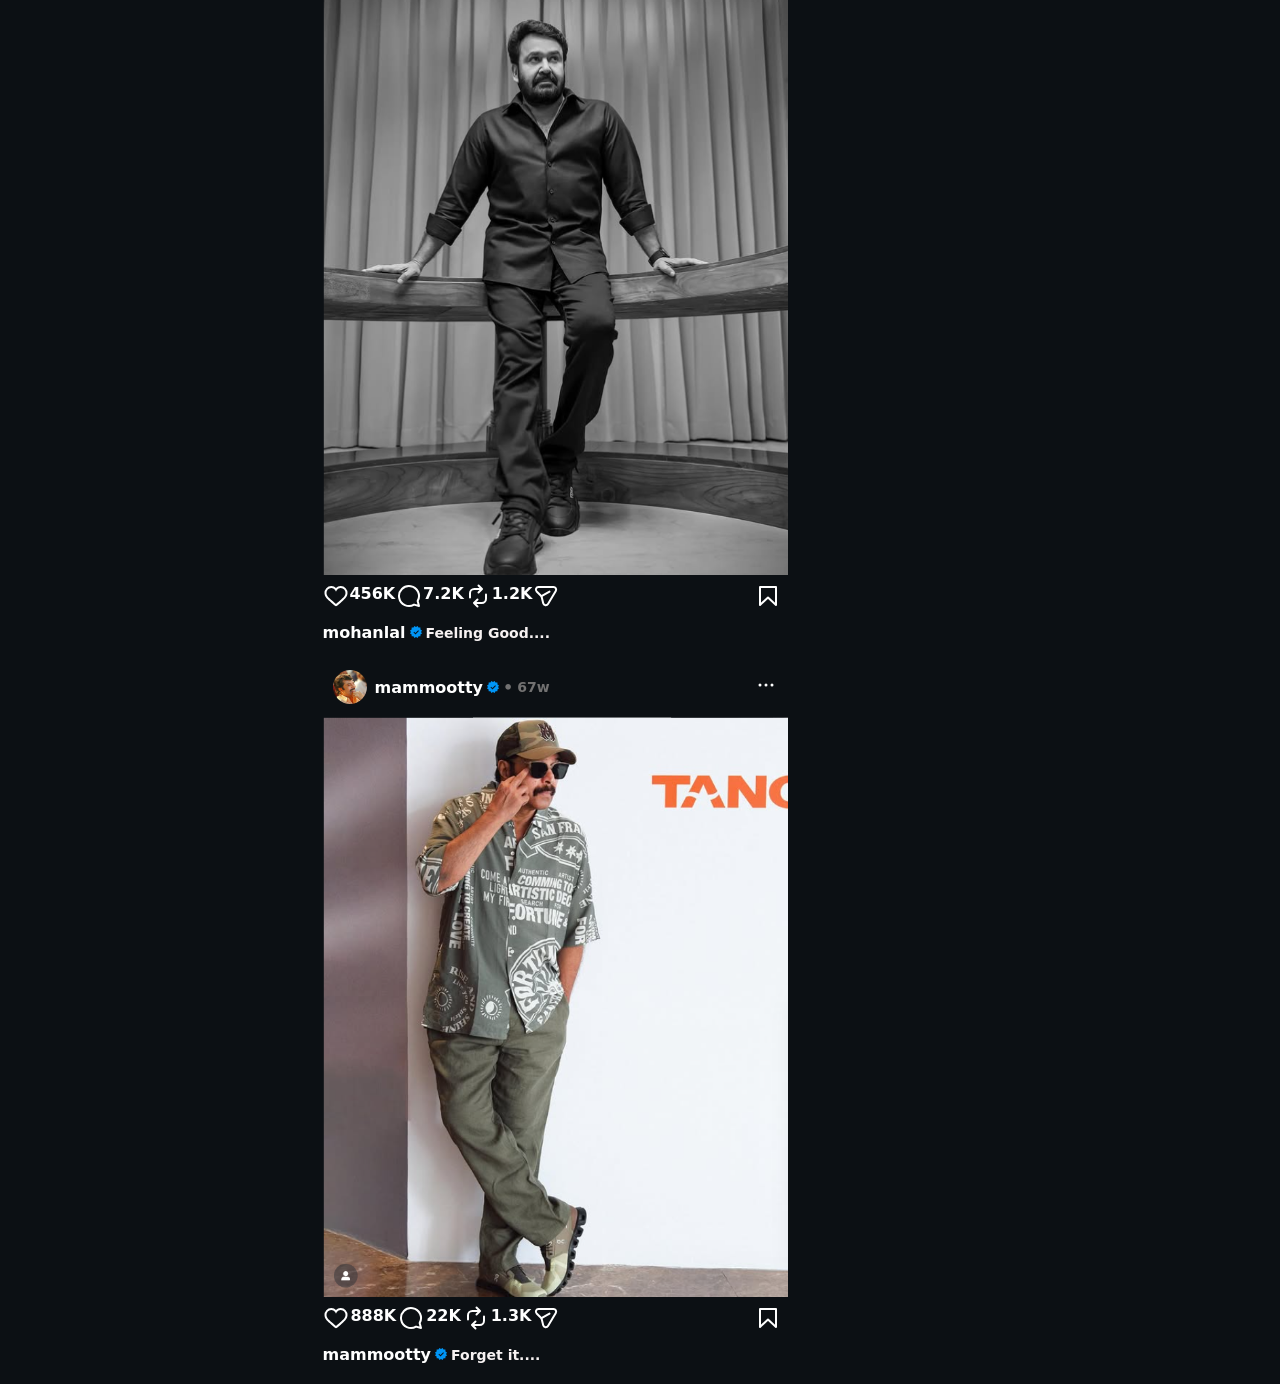
<file: Instagram/instagram.html>
<!DOCTYPE html>
<html lang="en">

<head>
    <meta charset="UTF-8">
    <meta name="viewport" content="width=device-width, initial-scale=1.0">
    <link rel="stylesheet" href="instagram.css">
    <meta id="viewport" name="viewport"
        content="width=device-width, initial-scale=1, minimum-scale=1, maximum-scale=2, viewport-fit=cover">
    <title>Instagram</title>
</head>

<body>
    <div class="parent">
        <div class="nav">
            <div class="logo">
                <div class="res">
                    <svg aria-label="Instagram" class="logi" fill="white" height="24" role="img" viewBox="0 0 24 24"
                        width="24">
                        <title>Instagram</title>
                        <path
                            d="M12 2.982c2.937 0 3.285.011 4.445.064a6.087 6.087 0 0 1 2.042.379 3.408 3.408 0 0 1 1.265.823 3.408 3.408 0 0 1 .823 1.265 6.087 6.087 0 0 1 .379 2.042c.053 1.16.064 1.508.064 4.445s-.011 3.285-.064 4.445a6.087 6.087 0 0 1-.379 2.042 3.643 3.643 0 0 1-2.088 2.088 6.087 6.087 0 0 1-2.042.379c-1.16.053-1.508.064-4.445.064s-3.285-.011-4.445-.064a6.087 6.087 0 0 1-2.043-.379 3.408 3.408 0 0 1-1.264-.823 3.408 3.408 0 0 1-.823-1.265 6.087 6.087 0 0 1-.379-2.042c-.053-1.16-.064-1.508-.064-4.445s.011-3.285.064-4.445a6.087 6.087 0 0 1 .379-2.042 3.408 3.408 0 0 1 .823-1.265 3.408 3.408 0 0 1 1.265-.823 6.087 6.087 0 0 1 2.042-.379c1.16-.053 1.508-.064 4.445-.064M12 1c-2.987 0-3.362.013-4.535.066a8.074 8.074 0 0 0-2.67.511 5.392 5.392 0 0 0-1.949 1.27 5.392 5.392 0 0 0-1.269 1.948 8.074 8.074 0 0 0-.51 2.67C1.012 8.638 1 9.013 1 12s.013 3.362.066 4.535a8.074 8.074 0 0 0 .511 2.67 5.392 5.392 0 0 0 1.27 1.949 5.392 5.392 0 0 0 1.948 1.269 8.074 8.074 0 0 0 2.67.51C8.638 22.988 9.013 23 12 23s3.362-.013 4.535-.066a8.074 8.074 0 0 0 2.67-.511 5.625 5.625 0 0 0 3.218-3.218 8.074 8.074 0 0 0 .51-2.67C22.988 15.362 23 14.987 23 12s-.013-3.362-.066-4.535a8.074 8.074 0 0 0-.511-2.67 5.392 5.392 0 0 0-1.27-1.949 5.392 5.392 0 0 0-1.948-1.269 8.074 8.074 0 0 0-2.67-.51C15.362 1.012 14.987 1 12 1Zm0 5.351A5.649 5.649 0 1 0 17.649 12 5.649 5.649 0 0 0 12 6.351Zm0 9.316A3.667 3.667 0 1 1 15.667 12 3.667 3.667 0 0 1 12 15.667Zm5.872-10.859a1.32 1.32 0 1 0 1.32 1.32 1.32 1.32 0 0 0-1.32-1.32Z">
                        </path>
                    </svg>
                </div>
                <div class="log">
                    <svg aria-label="Instagram" class="logi" fill="currentColor" height="29" role="img"
                        viewBox="32 4 113 32" width="103">
                        <title>Instagram</title>
                        <path clip-rule="evenodd"
                            d="M37.82 4.11c-2.32.97-4.86 3.7-5.66 7.13-1.02 4.34 3.21 6.17 3.56 5.57.4-.7-.76-.94-1-3.2-.3-2.9 1.05-6.16 2.75-7.58.32-.27.3.1.3.78l-.06 14.46c0 3.1-.13 4.07-.36 5.04-.23.98-.6 1.64-.33 1.9.32.28 1.68-.4 2.46-1.5a8.13 8.13 0 0 0 1.33-4.58c.07-2.06.06-5.33.07-7.19 0-1.7.03-6.71-.03-9.72-.02-.74-2.07-1.51-3.03-1.1Zm82.13 14.48a9.42 9.42 0 0 1-.88 3.75c-.85 1.72-2.63 2.25-3.39-.22-.4-1.34-.43-3.59-.13-5.47.3-1.9 1.14-3.35 2.53-3.22 1.38.13 2.02 1.9 1.87 5.16ZM96.8 28.57c-.02 2.67-.44 5.01-1.34 5.7-1.29.96-3 .23-2.65-1.72.31-1.72 1.8-3.48 4-5.64l-.01 1.66Zm-.35-10a10.56 10.56 0 0 1-.88 3.77c-.85 1.72-2.64 2.25-3.39-.22-.5-1.69-.38-3.87-.13-5.25.33-1.78 1.12-3.44 2.53-3.44 1.38 0 2.06 1.5 1.87 5.14Zm-13.41-.02a9.54 9.54 0 0 1-.87 3.8c-.88 1.7-2.63 2.24-3.4-.23-.55-1.77-.36-4.2-.13-5.5.34-1.95 1.2-3.32 2.53-3.2 1.38.14 2.04 1.9 1.87 5.13Zm61.45 1.81c-.33 0-.49.35-.61.93-.44 2.02-.9 2.48-1.5 2.48-.66 0-1.26-1-1.42-3-.12-1.58-.1-4.48.06-7.37.03-.59-.14-1.17-1.73-1.75-.68-.25-1.68-.62-2.17.58a29.65 29.65 0 0 0-2.08 7.14c0 .06-.08.07-.1-.06-.07-.87-.26-2.46-.28-5.79 0-.65-.14-1.2-.86-1.65-.47-.3-1.88-.81-2.4-.2-.43.5-.94 1.87-1.47 3.48l-.74 2.2.01-4.88c0-.5-.34-.67-.45-.7a9.54 9.54 0 0 0-1.8-.37c-.48 0-.6.27-.6.67 0 .05-.08 4.65-.08 7.87v.46c-.27 1.48-1.14 3.49-2.09 3.49s-1.4-.84-1.4-4.68c0-2.24.07-3.21.1-4.83.02-.94.06-1.65.06-1.81-.01-.5-.87-.75-1.27-.85-.4-.09-.76-.13-1.03-.11-.4.02-.67.27-.67.62v.55a3.71 3.71 0 0 0-1.83-1.49c-1.44-.43-2.94-.05-4.07 1.53a9.31 9.31 0 0 0-1.66 4.73c-.16 1.5-.1 3.01.17 4.3-.33 1.44-.96 2.04-1.64 2.04-.99 0-1.7-1.62-1.62-4.4.06-1.84.42-3.13.82-4.99.17-.8.04-1.2-.31-1.6-.32-.37-1-.56-1.99-.33-.7.16-1.7.34-2.6.47 0 0 .05-.21.1-.6.23-2.03-1.98-1.87-2.69-1.22-.42.39-.7.84-.82 1.67-.17 1.3.9 1.91.9 1.91a22.22 22.22 0 0 1-3.4 7.23v-.7c-.01-3.36.03-6 .05-6.95.02-.94.06-1.63.06-1.8 0-.36-.22-.5-.66-.67-.4-.16-.86-.26-1.34-.3-.6-.05-.97.27-.96.65v.52a3.7 3.7 0 0 0-1.84-1.49c-1.44-.43-2.94-.05-4.07 1.53a10.1 10.1 0 0 0-1.66 4.72c-.15 1.57-.13 2.9.09 4.04-.23 1.13-.89 2.3-1.63 2.3-.95 0-1.5-.83-1.5-4.67 0-2.24.07-3.21.1-4.83.02-.94.06-1.65.06-1.81 0-.5-.87-.75-1.27-.85-.42-.1-.79-.13-1.06-.1-.37.02-.63.35-.63.6v.56a3.7 3.7 0 0 0-1.84-1.49c-1.44-.43-2.93-.04-4.07 1.53-.75 1.03-1.35 2.17-1.66 4.7a15.8 15.8 0 0 0-.12 2.04c-.3 1.81-1.61 3.9-2.68 3.9-.63 0-1.23-1.21-1.23-3.8 0-3.45.22-8.36.25-8.83l1.62-.03c.68 0 1.29.01 2.19-.04.45-.02.88-1.64.42-1.84-.21-.09-1.7-.17-2.3-.18-.5-.01-1.88-.11-1.88-.11s.13-3.26.16-3.6c.02-.3-.35-.44-.57-.53a7.77 7.77 0 0 0-1.53-.44c-.76-.15-1.1 0-1.17.64-.1.97-.15 3.82-.15 3.82-.56 0-2.47-.11-3.02-.11-.52 0-1.08 2.22-.36 2.25l3.2.09-.03 6.53v.47c-.53 2.73-2.37 4.2-2.37 4.2.4-1.8-.42-3.15-1.87-4.3-.54-.42-1.6-1.22-2.79-2.1 0 0 .69-.68 1.3-2.04.43-.96.45-2.06-.61-2.3-1.75-.41-3.2.87-3.63 2.25a2.61 2.61 0 0 0 .5 2.66l.15.19c-.4.76-.94 1.78-1.4 2.58-1.27 2.2-2.24 3.95-2.97 3.95-.58 0-.57-1.77-.57-3.43 0-1.43.1-3.58.19-5.8.03-.74-.34-1.16-.96-1.54a4.33 4.33 0 0 0-1.64-.69c-.7 0-2.7.1-4.6 5.57-.23.69-.7 1.94-.7 1.94l.04-6.57c0-.16-.08-.3-.27-.4a4.68 4.68 0 0 0-1.93-.54c-.36 0-.54.17-.54.5l-.07 10.3c0 .78.02 1.69.1 2.09.08.4.2.72.36.91.15.2.33.34.62.4.28.06 1.78.25 1.86-.32.1-.69.1-1.43.89-4.2 1.22-4.31 2.82-6.42 3.58-7.16.13-.14.28-.14.27.07l-.22 5.32c-.2 5.37.78 6.36 2.17 6.36 1.07 0 2.58-1.06 4.2-3.74l2.7-4.5 1.58 1.46c1.28 1.2 1.7 2.36 1.42 3.45-.21.83-1.02 1.7-2.44.86-.42-.25-.6-.44-1.01-.71-.23-.15-.57-.2-.78-.04-.53.4-.84.92-1.01 1.55-.17.61.45.94 1.09 1.22.55.25 1.74.47 2.5.5 2.94.1 5.3-1.42 6.94-5.34.3 3.38 1.55 5.3 3.72 5.3 1.45 0 2.91-1.88 3.55-3.72.18.75.45 1.4.8 1.96 1.68 2.65 4.93 2.07 6.56-.18.5-.69.58-.94.58-.94a3.07 3.07 0 0 0 2.94 2.87c1.1 0 2.23-.52 3.03-2.31.09.2.2.38.3.56 1.68 2.65 4.93 2.07 6.56-.18l.2-.28.05 1.4-1.5 1.37c-2.52 2.3-4.44 4.05-4.58 6.09-.18 2.6 1.93 3.56 3.53 3.69a4.5 4.5 0 0 0 4.04-2.11c.78-1.15 1.3-3.63 1.26-6.08l-.06-3.56a28.55 28.55 0 0 0 5.42-9.44s.93.01 1.92-.05c.32-.02.41.04.35.27-.07.28-1.25 4.84-.17 7.88.74 2.08 2.4 2.75 3.4 2.75 1.15 0 2.26-.87 2.85-2.17l.23.42c1.68 2.65 4.92 2.07 6.56-.18.37-.5.58-.94.58-.94.36 2.2 2.07 2.88 3.05 2.88 1.02 0 2-.42 2.78-2.28.03.82.08 1.49.16 1.7.05.13.34.3.56.37.93.34 1.88.18 2.24.11.24-.05.43-.25.46-.75.07-1.33.03-3.56.43-5.21.67-2.79 1.3-3.87 1.6-4.4.17-.3.36-.35.37-.03.01.64.04 2.52.3 5.05.2 1.86.46 2.96.65 3.3.57 1 1.27 1.05 1.83 1.05.36 0 1.12-.1 1.05-.73-.03-.31.02-2.22.7-4.96.43-1.79 1.15-3.4 1.41-4 .1-.21.15-.04.15 0-.06 1.22-.18 5.25.32 7.46.68 2.98 2.65 3.32 3.34 3.32 1.47 0 2.67-1.12 3.07-4.05.1-.7-.05-1.25-.48-1.25Z"
                            fill="white" fill-rule="evenodd"></path>
                    </svg>
                </div>
            </div>
            <div class="navi">
                <div class="navig">
                    <svg aria-label="Home" class="icon" fill="white" height="24" role="img" viewBox="0 0 24 24"
                        width="24">
                        <title>Home</title>
                        <path
                            d="m21.762 8.786-7-6.68a3.994 3.994 0 0 0-5.524 0l-7 6.681A4.017 4.017 0 0 0 1 11.68V19c0 2.206 1.794 4 4 4h3.005a1 1 0 0 0 1-1v-7.003a2.997 2.997 0 0 1 5.994 0V22a1 1 0 0 0 1 1H19c2.206 0 4-1.794 4-4v-7.32a4.02 4.02 0 0 0-1.238-2.894Z">
                        </path>
                    </svg>
                    <div class="title">
                        <ul><b>Home</b></ul>
                    </div>
                </div>
                <div class="navig">
                    <svg aria-label="Search" class="icon" fill="white" height="24" role="img" viewBox="0 0 24 24"
                        width="24">
                        <title>Search</title>
                        <path d="M19 10.5A8.5 8.5 0 1 1 10.5 2a8.5 8.5 0 0 1 8.5 8.5Z" fill="none" stroke="white"
                            stroke-linecap="round" stroke-linejoin="round" stroke-width="2"></path>
                        <line fill="none" stroke="white" stroke-linecap="round" stroke-linejoin="round" stroke-width="2"
                            x1="16.511" x2="22" y1="16.511" y2="22"></line>
                    </svg>
                    <div class="title">
                        <ul>Search</ul>
                    </div>
                </div>
                <div class="navig">
                    <svg aria-label="Explore" class="icon" fill="white" height="24" role="img" viewBox="0 0 24 24"
                        width="24">
                        <title>Explore</title>
                        <polygon fill="none" points="13.941 13.953 7.581 16.424 10.06 10.056 16.42 7.585 13.941 13.953"
                            stroke="white" stroke-linecap="round" stroke-linejoin="round" stroke-width="2"></polygon>
                        <polygon fill-rule="evenodd" points="10.06 10.056 13.949 13.945 7.581 16.424 10.06 10.056">
                        </polygon>
                        <circle cx="12.001" cy="12.005" fill="none" r="10.5" stroke="white" stroke-linecap="round"
                            stroke-linejoin="round" stroke-width="2"></circle>
                    </svg>
                    <div class="title">
                        <ul>Explore</ul>
                    </div>
                </div>
                <div class="navig">
                    <svg aria-label="Reels" class="icon" fill="white" height="24" role="img" viewBox="0 0 24 24"
                        width="24">
                        <title>Reels</title>
                        <path
                            d="M22.935 7.468c-.063-1.36-.307-2.142-.512-2.67a5.341 5.341 0 0 0-1.27-1.95 5.345 5.345 0 0 0-1.95-1.27c-.53-.206-1.311-.45-2.672-.513C15.333 1.012 14.976 1 12 1s-3.333.012-4.532.065c-1.36.063-2.142.307-2.67.512-.77.298-1.371.69-1.95 1.27a5.36 5.36 0 0 0-1.27 1.95c-.206.53-.45 1.311-.513 2.672C1.012 8.667 1 9.024 1 12s.012 3.333.065 4.532c.063 1.36.307 2.142.512 2.67.297.77.69 1.372 1.27 1.95.58.581 1.181.974 1.95 1.27.53.206 1.311.45 2.672.513C8.667 22.988 9.024 23 12 23s3.333-.012 4.532-.065c1.36-.063 2.142-.307 2.67-.512a5.33 5.33 0 0 0 1.95-1.27 5.356 5.356 0 0 0 1.27-1.95c.206-.53.45-1.311.513-2.672.053-1.198.065-1.555.065-4.531s-.012-3.333-.065-4.532Zm-1.998 8.972c-.05 1.07-.228 1.652-.38 2.04-.197.51-.434.874-.82 1.258a3.362 3.362 0 0 1-1.258.82c-.387.151-.97.33-2.038.379-1.162.052-1.51.063-4.441.063s-3.28-.01-4.44-.063c-1.07-.05-1.652-.228-2.04-.38a3.354 3.354 0 0 1-1.258-.82 3.362 3.362 0 0 1-.82-1.258c-.151-.387-.33-.97-.379-2.038C3.011 15.28 3 14.931 3 12s.01-3.28.063-4.44c.05-1.07.228-1.652.38-2.04.197-.51.434-.875.82-1.26a3.372 3.372 0 0 1 1.258-.819c.387-.15.97-.329 2.038-.378C8.72 3.011 9.069 3 12 3s3.28.01 4.44.063c1.07.05 1.652.228 2.04.38.51.197.874.433 1.258.82.385.382.622.747.82 1.258.151.387.33.97.379 2.038C20.989 8.72 21 9.069 21 12s-.01 3.28-.063 4.44Zm-4.584-6.828-5.25-3a2.725 2.725 0 0 0-2.745.01A2.722 2.722 0 0 0 6.988 9v6c0 .992.512 1.88 1.37 2.379.432.25.906.376 1.38.376.468 0 .937-.123 1.365-.367l5.25-3c.868-.496 1.385-1.389 1.385-2.388s-.517-1.892-1.385-2.388Zm-.993 3.04-5.25 3a.74.74 0 0 1-.748-.003.74.74 0 0 1-.374-.649V9a.74.74 0 0 1 .374-.65.737.737 0 0 1 .748-.002l5.25 3c.341.196.378.521.378.652s-.037.456-.378.651Z">
                        </path>
                    </svg>
                    <div class="title">
                        <ul>Reels</ul>
                    </div>
                </div>
                <div class="navig">
                    <svg aria-label="Messages" class="icon" fill="white" height="24" role="img" viewBox="0 0 24 24"
                        width="24">
                        <title>Messages</title>
                        <path
                            d="M13.973 20.046 21.77 6.928C22.8 5.195 21.55 3 19.535 3H4.466C2.138 3 .984 5.825 2.646 7.456l4.842 4.752 1.723 7.121c.548 2.266 3.571 2.721 4.762.717Z"
                            fill="none" stroke="white" stroke-linejoin="round" stroke-width="2"></path>
                        <line fill="none" stroke="white" stroke-linecap="round" stroke-linejoin="round" stroke-width="2"
                            x1="7.488" x2="15.515" y1="12.208" y2="7.641"></line>
                    </svg>
                    <div class="title">
                        <ul>Messages</ul>
                    </div>
                </div>
                <div class="navig">
                    <svg aria-label="Notifications" class="icon" fill="white" height="24" role="img" viewBox="0 0 24 24"
                        width="24">
                        <title>Notifications</title>
                        <path
                            d="M16.792 3.904A4.989 4.989 0 0 1 21.5 9.122c0 3.072-2.652 4.959-5.197 7.222-2.512 2.243-3.865 3.469-4.303 3.752-.477-.309-2.143-1.823-4.303-3.752C5.141 14.072 2.5 12.167 2.5 9.122a4.989 4.989 0 0 1 4.708-5.218 4.21 4.21 0 0 1 3.675 1.941c.84 1.175.98 1.763 1.12 1.763s.278-.588 1.11-1.766a4.17 4.17 0 0 1 3.679-1.938m0-2a6.04 6.04 0 0 0-4.797 2.127 6.052 6.052 0 0 0-4.787-2.127A6.985 6.985 0 0 0 .5 9.122c0 3.61 2.55 5.827 5.015 7.97.283.246.569.494.853.747l1.027.918a44.998 44.998 0 0 0 3.518 3.018 2 2 0 0 0 2.174 0 45.263 45.263 0 0 0 3.626-3.115l.922-.824c.293-.26.59-.519.885-.774 2.334-2.025 4.98-4.32 4.98-7.94a6.985 6.985 0 0 0-6.708-7.218Z">
                        </path>
                    </svg>
                    <div class="title">
                        <ul>Notifications</ul>
                    </div>
                </div>
                <div class="navig">
                    <svg aria-label="New post" class="icon" fill="white" height="24" role="img" viewBox="0 0 24 24"
                        width="24">
                        <title>New post</title>
                        <path d="M21 11h-8V3a1 1 0 1 0-2 0v8H3a1 1 0 1 0 0 2h8v8a1 1 0 1 0 2 0v-8h8a1 1 0 1 0 0-2Z">
                        </path>
                    </svg>
                    <div class="title">
                        <ul>Create</ul>
                    </div>
                </div>
                <div class="navig">
                    <svg aria-label="Professional dashboard" class="icon" fill="white" height="24" role="img"
                        viewBox="0 0 24 24" width="24">
                        <title>Professional dashboard</title>
                        <path
                            d="M8 12a1 1 0 0 0-1 1v3a1 1 0 1 0 2 0v-3a1 1 0 0 0-1-1Zm8-3a1 1 0 0 0-1 1v6a1 1 0 1 0 2 0v-6a1 1 0 0 0-1-1Zm-4-2a1 1 0 0 0-1 1v8a1 1 0 1 0 2 0V8a1 1 0 0 0-1-1Z">
                        </path>
                        <path
                            d="M18.44 1H5.567a4.565 4.565 0 0 0-4.56 4.56v12.873a4.565 4.565 0 0 0 4.56 4.56H18.44a4.565 4.565 0 0 0 4.56-4.56V5.56A4.565 4.565 0 0 0 18.44 1ZM21 18.433a2.563 2.563 0 0 1-2.56 2.56H5.567a2.563 2.563 0 0 1-2.56-2.56V5.56A2.563 2.563 0 0 1 5.568 3H18.44A2.563 2.563 0 0 1 21 5.56v12.873Z">
                        </path>
                    </svg>
                    <div class="title">
                        <ul>Dashboard</ul>
                    </div>
                </div>
                <div class="navig">
                    <div class="prfp">
                        <img class="profilepic1" src="images\profilepic.png" alt="">
                    </div>
                    <div class="title">
                        <ul>Profile</ul>
                    </div>
                </div>
                <div class="navig">
                    <svg aria-label="Settings" class="icon" fill="white" height="24" role="img" viewBox="0 0 24 24"
                        width="24">
                        <title>Settings</title>
                        <line fill="none" stroke="white" stroke-linecap="round" stroke-linejoin="round" stroke-width="2"
                            x1="3" x2="21" y1="4" y2="4"></line>
                        <line fill="none" stroke="white" stroke-linecap="round" stroke-linejoin="round" stroke-width="2"
                            x1="3" x2="21" y1="12" y2="12"></line>
                        <line fill="none" stroke="white" stroke-linecap="round" stroke-linejoin="round" stroke-width="2"
                            x1="3" x2="21" y1="20" y2="20"></line>
                    </svg>
                    <div class="title">
                        <ul>More</ul>
                    </div>
                </div>
                <div class="navig">
                    <svg aria-label="Also from Meta" class="icon" fill="white" height="24" role="img"
                        viewBox="0 0 24 24" width="24">
                        <title>Also from Meta</title>
                        <path
                            d="M9.5 11h5c1.379 0 2.5-1.122 2.5-2.5v-5C17 2.122 15.879 1 14.5 1h-5A2.503 2.503 0 0 0 7 3.5v5C7 9.878 8.12 11 9.5 11ZM9 3.5a.5.5 0 0 1 .5-.5h5a.5.5 0 0 1 .5.5v5a.5.5 0 0 1-.5.5h-5a.5.5 0 0 1-.5-.5v-5ZM8.499 13h-5a2.503 2.503 0 0 0-2.5 2.5v5c0 1.378 1.12 2.5 2.5 2.5h5c1.379 0 2.5-1.122 2.5-2.5v-5c0-1.378-1.121-2.5-2.5-2.5Zm.5 7.5a.5.5 0 0 1-.5.5h-5a.5.5 0 0 1-.5-.5v-5a.5.5 0 0 1 .5-.5h5a.5.5 0 0 1 .5.5v5Zm11.5-7.5h-5a2.503 2.503 0 0 0-2.5 2.5v5c0 1.378 1.12 2.5 2.5 2.5h5c1.379 0 2.5-1.122 2.5-2.5v-5c0-1.378-1.121-2.5-2.5-2.5Zm.5 7.5a.5.5 0 0 1-.5.5h-5a.5.5 0 0 1-.5-.5v-5a.5.5 0 0 1 .5-.5h5a.5.5 0 0 1 .5.5v5Z">
                        </path>
                    </svg>
                    <div class="title">
                        <ul>Also from Meta</ul>
                    </div>
                </div>
            </div>
        </div>
        <div class=" rightside">
            <div class="scroll">
                <div class="story">
                    <div class="story2">
                        <div class="circle">
                            <div class="image">
                                <img class="relstr" src="images\stry1.png" alt="">
                            </div>
                            <div class="stryna">basiljoseph</div>
                        </div>
                        <div class="circle">
                            <div class="image">
                                <img class="relstr" src="images\shaz.png" alt="">
                            </div>
                            <div class="stryna1">shazzam</div>
                        </div>
                        <div class="circle">
                            <div class="image">
                                <img class="relstr" src="images\yash.png" alt="">
                            </div>
                            <div class="stryna2">realyash</div>
                        </div>
                        <div class="circle">
                            <div class="image">
                                <img class="relstr" src="images\tovino.png" alt="">
                            </div>
                            <div class="stryna3">tovino</div>
                        </div>
                        <div class="circle">
                            <div class="image">
                                <img class="relstr" src="images\mohanlal.png" alt="">
                            </div>
                            <div class="stryna4">mohanlal</div>
                        </div>
                        <div class="circle">
                            <div class="image">
                                <img class="relstr" src="images\kalyani.png" alt="">
                            </div>
                            <div class="stryna5">kalyani</div>
                        </div>
                        <div class="circle">
                            <div class="image">
                                <img class="relstr" src="images\naslen.png" alt="">
                            </div>
                            <div class="stryna6">neslen</div>
                        </div>
                        <div class="circle">
                            <div class="image">
                                <img class="relstr" src="images\netflix.png" alt="">
                            </div>
                            <div class="stryna7">netflix</div>
                        </div>
                    </div>
                    <div class="post">
                        <div class="realpost">
                            <div class="top">
                                <div class="pstp">
                                    <div class="posticon">
                                        <img class="pstic" src="images\netflix.png" alt="">
                                    </div>
                                    <div class="postname">
                                        <p class="pstn">netflix_in</p>
                                        <div class="verify">
                                            <svg aria-label="Verified" class="x1lliihq x1n2onr6" fill="rgb(0, 149, 246)"
                                                height="12" role="img" viewBox="0 0 40 40" width="12">
                                                <path
                                                    d="M19.998 3.094 14.638 0l-2.972 5.15H5.432v6.354L0 14.64 3.094 20 0 25.359l5.432 3.137v5.905h5.975L14.638 40l5.36-3.094L25.358 40l3.232-5.6h6.162v-6.01L40 25.359 36.905 20 40 14.641l-5.248-3.03v-6.46h-6.419L25.358 0l-5.36 3.094Zm7.415 11.225 2.254 2.287-11.43 11.5-6.835-6.93 2.244-2.258 4.587 4.581 9.18-9.18Z"
                                                    fill-rule="evenodd"></path>
                                            </svg>
                                        </div>
                                        <div class="dot">
                                            <span
                                                class="x1lliihq x1plvlek xryxfnj x1n2onr6 xyejjpt x15dsfln x193iq5w xeuugli x1fj9vlw x13faqbe x1vvkbs x1s928wv xhkezso x1gmr53x x1cpjm7i x1fgarty x1943h6x x1i0vuye xvs91rp xo1l8bm x1roi4f4 x10wh9bi xpm28yp x8viiok x1o7cslx"
                                                dir="auto"
                                                style="--x---base-line-clamp-line-height: 18px; --x-lineHeight: 18px;">•</span>
                                        </div>
                                        <div class="timepost">
                                            <p>2h</p>
                                        </div>
                                    </div>
                                </div>
                                <div class="moreoption">
                                    <svg aria-label="More options" class="x1lliihq x1n2onr6 x5n08af" fill="white"
                                        height="24" role="img" viewBox="0 0 24 24" width="24">
                                        <title>More options</title>
                                        <circle cx="12" cy="12" r="1.5"></circle>
                                        <circle cx="6" cy="12" r="1.5"></circle>
                                        <circle cx="18" cy="12" r="1.5"></circle>
                                    </svg>
                                </div>
                            </div>
                            <div class="relpst">
                                <img class="realimage" src="images\post1.png" alt="">
                            </div>
                            <div class="bottompst">
                                <div class="likecomment">
                                    <div class="like">
                                        <svg aria-label="Like" class="bticon" fill="white" height="24" role="img"
                                            viewBox="0 0 24 24" width="24">
                                            <title>Like</title>
                                            <path
                                                d="M16.792 3.904A4.989 4.989 0 0 1 21.5 9.122c0 3.072-2.652 4.959-5.197 7.222-2.512 2.243-3.865 3.469-4.303 3.752-.477-.309-2.143-1.823-4.303-3.752C5.141 14.072 2.5 12.167 2.5 9.122a4.989 4.989 0 0 1 4.708-5.218 4.21 4.21 0 0 1 3.675 1.941c.84 1.175.98 1.763 1.12 1.763s.278-.588 1.11-1.766a4.17 4.17 0 0 1 3.679-1.938m0-2a6.04 6.04 0 0 0-4.797 2.127 6.052 6.052 0 0 0-4.787-2.127A6.985 6.985 0 0 0 .5 9.122c0 3.61 2.55 5.827 5.015 7.97.283.246.569.494.853.747l1.027.918a44.998 44.998 0 0 0 3.518 3.018 2 2 0 0 0 2.174 0 45.263 45.263 0 0 0 3.626-3.115l.922-.824c.293-.26.59-.519.885-.774 2.334-2.025 4.98-4.32 4.98-7.94a6.985 6.985 0 0 0-6.708-7.218Z">
                                            </path>
                                        </svg>
                                    </div>
                                    <div class="likcount">
                                        <p>104K</p>
                                    </div>
                                    <div class="like">
                                        <svg aria-label="Comment" class="bticon" fill="white" height="24" role="img"
                                            viewBox="0 0 24 24" width="24">
                                            <title>Comment</title>
                                            <path d="M20.656 17.008a9.993 9.993 0 1 0-3.59 3.615L22 22Z" fill="none"
                                                stroke="currentColor" stroke-linejoin="round" stroke-width="2"></path>
                                        </svg>
                                    </div>
                                    <div class="cmtcount">
                                        <p>1,024</p>
                                    </div>
                                    <div class="repost">
                                        <svg aria-label="Repost" class="bticon" fill="white" height="24" role="img"
                                            viewBox="0 0 24 24" width="24">
                                            <title>Repost</title>
                                            <path
                                                d="M19.998 9.497a1 1 0 0 0-1 1v4.228a3.274 3.274 0 0 1-3.27 3.27h-5.313l1.791-1.787a1 1 0 0 0-1.412-1.416L7.29 18.287a1.004 1.004 0 0 0-.294.707v.001c0 .023.012.042.013.065a.923.923 0 0 0 .281.643l3.502 3.504a1 1 0 0 0 1.414-1.414l-1.797-1.798h5.318a5.276 5.276 0 0 0 5.27-5.27v-4.228a1 1 0 0 0-1-1Zm-6.41-3.496-1.795 1.795a1 1 0 1 0 1.414 1.414l3.5-3.5a1.003 1.003 0 0 0 0-1.417l-3.5-3.5a1 1 0 0 0-1.414 1.414l1.794 1.794H8.27A5.277 5.277 0 0 0 3 9.271V13.5a1 1 0 0 0 2 0V9.271a3.275 3.275 0 0 1 3.271-3.27Z">
                                            </path>
                                        </svg>
                                    </div>
                                    <div class="rptcount">
                                        <p>246</p>
                                    </div>
                                    <div class="share">
                                        <svg aria-label="Share" class="bticon" fill="white" height="24" role="img"
                                            viewBox="0 0 24 24" width="24">
                                            <title>Share</title>
                                            <path
                                                d="M13.973 20.046 21.77 6.928C22.8 5.195 21.55 3 19.535 3H4.466C2.138 3 .984 5.825 2.646 7.456l4.842 4.752 1.723 7.121c.548 2.266 3.571 2.721 4.762.717Z"
                                                fill="none" stroke="white" stroke-linejoin="round" stroke-width="2">
                                            </path>
                                            <line fill="none" stroke="white" stroke-linecap="round"
                                                stroke-linejoin="round" stroke-width="2" x1="7.488" x2="15.515"
                                                y1="12.208" y2="7.641"></line>
                                        </svg>
                                    </div>
                                </div>
                                <div class="saved">
                                    <svg aria-label="Save" class="bticon" fill="white" height="24" role="img"
                                        viewBox="0 0 24 24" width="24">
                                        <title>Save</title>
                                        <polygon points="20 21 12 13.44 4 21 4 3 20 3 20 21" fill="none"
                                            stroke="currentColor" stroke-linejoin="round" stroke-width="2"></polygon>
                                    </svg>
                                </div>
                            </div>
                            <div class="caption">
                                <p class="verify1">netflix_in</p>
                                <div class="verify1">
                                    <svg aria-label="Verified" class="x1lliihq x1n2onr6" fill="rgb(0, 149, 246)"
                                        height="12" role="img" viewBox="0 0 40 40" width="12">
                                        <path
                                            d="M19.998 3.094 14.638 0l-2.972 5.15H5.432v6.354L0 14.64 3.094 20 0 25.359l5.432 3.137v5.905h5.975L14.638 40l5.36-3.094L25.358 40l3.232-5.6h6.162v-6.01L40 25.359 36.905 20 40 14.641l-5.248-3.03v-6.46h-6.419L25.358 0l-5.36 3.094Zm7.415 11.225 2.254 2.287-11.43 11.5-6.835-6.93 2.244-2.258 4.587 4.581 9.18-9.18Z"
                                            fill-rule="evenodd"></path>
                                    </svg>
                                </div>
                                <div class="note">
                                    <p>EPISODE 8 STREAMING NOW....!</p>
                                </div>
                            </div>
                            <div class="top">
                                <div class="pstp">
                                    <div class="posticon">
                                        <img class="pstic" src="images\leo.png" alt="">
                                    </div>
                                    <div class="postname">
                                        <p class="pstn">leomessi</p>
                                        <div class="verify">
                                            <svg aria-label="Verified" class="x1lliihq x1n2onr6" fill="rgb(0, 149, 246)"
                                                height="12" role="img" viewBox="0 0 40 40" width="12">
                                                <path
                                                    d="M19.998 3.094 14.638 0l-2.972 5.15H5.432v6.354L0 14.64 3.094 20 0 25.359l5.432 3.137v5.905h5.975L14.638 40l5.36-3.094L25.358 40l3.232-5.6h6.162v-6.01L40 25.359 36.905 20 40 14.641l-5.248-3.03v-6.46h-6.419L25.358 0l-5.36 3.094Zm7.415 11.225 2.254 2.287-11.43 11.5-6.835-6.93 2.244-2.258 4.587 4.581 9.18-9.18Z"
                                                    fill-rule="evenodd"></path>
                                            </svg>
                                        </div>
                                        <div class="dot">
                                            <span
                                                class="x1lliihq x1plvlek xryxfnj x1n2onr6 xyejjpt x15dsfln x193iq5w xeuugli x1fj9vlw x13faqbe x1vvkbs x1s928wv xhkezso x1gmr53x x1cpjm7i x1fgarty x1943h6x x1i0vuye xvs91rp xo1l8bm x1roi4f4 x10wh9bi xpm28yp x8viiok x1o7cslx"
                                                dir="auto"
                                                style="--x---base-line-clamp-line-height: 18px; --x-lineHeight: 18px;">•</span>
                                        </div>
                                        <div class="timepost">
                                            <p>159w</p>
                                        </div>
                                    </div>
                                </div>
                                <div class="moreoption">
                                    <svg aria-label="More options" class="x1lliihq x1n2onr6 x5n08af" fill="white"
                                        height="24" role="img" viewBox="0 0 24 24" width="24">
                                        <title>More options</title>
                                        <circle cx="12" cy="12" r="1.5"></circle>
                                        <circle cx="6" cy="12" r="1.5"></circle>
                                        <circle cx="18" cy="12" r="1.5"></circle>
                                    </svg>
                                </div>
                            </div>
                            <div class="relpst">
                                <img class="realimage" src="images\poost2.png" alt="">
                            </div>
                            <div class="bottompst">
                                <div class="likecomment">
                                    <div class="like">
                                        <svg aria-label="Like" class="bticon" fill="white" height="24" role="img"
                                            viewBox="0 0 24 24" width="24">
                                            <title>Like</title>
                                            <path
                                                d="M16.792 3.904A4.989 4.989 0 0 1 21.5 9.122c0 3.072-2.652 4.959-5.197 7.222-2.512 2.243-3.865 3.469-4.303 3.752-.477-.309-2.143-1.823-4.303-3.752C5.141 14.072 2.5 12.167 2.5 9.122a4.989 4.989 0 0 1 4.708-5.218 4.21 4.21 0 0 1 3.675 1.941c.84 1.175.98 1.763 1.12 1.763s.278-.588 1.11-1.766a4.17 4.17 0 0 1 3.679-1.938m0-2a6.04 6.04 0 0 0-4.797 2.127 6.052 6.052 0 0 0-4.787-2.127A6.985 6.985 0 0 0 .5 9.122c0 3.61 2.55 5.827 5.015 7.97.283.246.569.494.853.747l1.027.918a44.998 44.998 0 0 0 3.518 3.018 2 2 0 0 0 2.174 0 45.263 45.263 0 0 0 3.626-3.115l.922-.824c.293-.26.59-.519.885-.774 2.334-2.025 4.98-4.32 4.98-7.94a6.985 6.985 0 0 0-6.708-7.218Z">
                                            </path>
                                        </svg>
                                    </div>
                                    <div class="likcount">
                                        <p>53.6M</p>
                                    </div>
                                    <div class="like">
                                        <svg aria-label="Comment" class="bticon" fill="white" height="24" role="img"
                                            viewBox="0 0 24 24" width="24">
                                            <title>Comment</title>
                                            <path d="M20.656 17.008a9.993 9.993 0 1 0-3.59 3.615L22 22Z" fill="none"
                                                stroke="currentColor" stroke-linejoin="round" stroke-width="2"></path>
                                        </svg>
                                    </div>
                                    <div class="cmtcount">
                                        <p>687K</p>
                                    </div>
                                    <div class="repost">
                                        <svg aria-label="Repost" class="bticon" fill="white" height="24" role="img"
                                            viewBox="0 0 24 24" width="24">
                                            <title>Repost</title>
                                            <path
                                                d="M19.998 9.497a1 1 0 0 0-1 1v4.228a3.274 3.274 0 0 1-3.27 3.27h-5.313l1.791-1.787a1 1 0 0 0-1.412-1.416L7.29 18.287a1.004 1.004 0 0 0-.294.707v.001c0 .023.012.042.013.065a.923.923 0 0 0 .281.643l3.502 3.504a1 1 0 0 0 1.414-1.414l-1.797-1.798h5.318a5.276 5.276 0 0 0 5.27-5.27v-4.228a1 1 0 0 0-1-1Zm-6.41-3.496-1.795 1.795a1 1 0 1 0 1.414 1.414l3.5-3.5a1.003 1.003 0 0 0 0-1.417l-3.5-3.5a1 1 0 0 0-1.414 1.414l1.794 1.794H8.27A5.277 5.277 0 0 0 3 9.271V13.5a1 1 0 0 0 2 0V9.271a3.275 3.275 0 0 1 3.271-3.27Z">
                                            </path>
                                        </svg>
                                    </div>
                                    <div class="rptcount">
                                        <p>14K</p>
                                    </div>
                                    <div class="share">
                                        <svg aria-label="Share" class="bticon" fill="white" height="24" role="img"
                                            viewBox="0 0 24 24" width="24">
                                            <title>Share</title>
                                            <path
                                                d="M13.973 20.046 21.77 6.928C22.8 5.195 21.55 3 19.535 3H4.466C2.138 3 .984 5.825 2.646 7.456l4.842 4.752 1.723 7.121c.548 2.266 3.571 2.721 4.762.717Z"
                                                fill="none" stroke="white" stroke-linejoin="round" stroke-width="2">
                                            </path>
                                            <line fill="none" stroke="white" stroke-linecap="round"
                                                stroke-linejoin="round" stroke-width="2" x1="7.488" x2="15.515"
                                                y1="12.208" y2="7.641"></line>
                                        </svg>
                                    </div>
                                </div>
                                <div class="saved">
                                    <svg aria-label="Save" class="bticon" fill="white" height="24" role="img"
                                        viewBox="0 0 24 24" width="24">
                                        <title>Save</title>
                                        <polygon points="20 21 12 13.44 4 21 4 3 20 3 20 21" fill="none"
                                            stroke="currentColor" stroke-linejoin="round" stroke-width="2"></polygon>
                                    </svg>
                                </div>
                            </div>
                            <div class="caption">
                                <p class="verify1">leomessi</p>
                                <div class="verify1">
                                    <svg aria-label="Verified" class="x1lliihq x1n2onr6" fill="rgb(0, 149, 246)"
                                        height="12" role="img" viewBox="0 0 40 40" width="12">
                                        <path
                                            d="M19.998 3.094 14.638 0l-2.972 5.15H5.432v6.354L0 14.64 3.094 20 0 25.359l5.432 3.137v5.905h5.975L14.638 40l5.36-3.094L25.358 40l3.232-5.6h6.162v-6.01L40 25.359 36.905 20 40 14.641l-5.248-3.03v-6.46h-6.419L25.358 0l-5.36 3.094Zm7.415 11.225 2.254 2.287-11.43 11.5-6.835-6.93 2.244-2.258 4.587 4.581 9.18-9.18Z"
                                            fill-rule="evenodd"></path>
                                    </svg>
                                </div>
                                <div class="note">
                                    <p>Good day! 😁</p>
                                </div>
                            </div>

                            <div class="top">
                                <div class="pstp">
                                    <div class="posticon">
                                        <img class="pstic" src="images\wayfarer.png" alt="">
                                    </div>
                                    <div class="postname">
                                        <p class="pstn">dqswayfarerfilms</p>
                                        <div class="verify">
                                            <svg aria-label="Verified" class="x1lliihq x1n2onr6" fill="rgb(0, 149, 246)"
                                                height="12" role="img" viewBox="0 0 40 40" width="12">
                                                <path
                                                    d="M19.998 3.094 14.638 0l-2.972 5.15H5.432v6.354L0 14.64 3.094 20 0 25.359l5.432 3.137v5.905h5.975L14.638 40l5.36-3.094L25.358 40l3.232-5.6h6.162v-6.01L40 25.359 36.905 20 40 14.641l-5.248-3.03v-6.46h-6.419L25.358 0l-5.36 3.094Zm7.415 11.225 2.254 2.287-11.43 11.5-6.835-6.93 2.244-2.258 4.587 4.581 9.18-9.18Z"
                                                    fill-rule="evenodd"></path>
                                            </svg>
                                        </div>
                                        <div class="dot">
                                            <span
                                                class="x1lliihq x1plvlek xryxfnj x1n2onr6 xyejjpt x15dsfln x193iq5w xeuugli x1fj9vlw x13faqbe x1vvkbs x1s928wv xhkezso x1gmr53x x1cpjm7i x1fgarty x1943h6x x1i0vuye xvs91rp xo1l8bm x1roi4f4 x10wh9bi xpm28yp x8viiok x1o7cslx"
                                                dir="auto"
                                                style="--x---base-line-clamp-line-height: 18px; --x-lineHeight: 18px;">•</span>
                                        </div>
                                        <div class="timepost">
                                            <p>12w</p>
                                        </div>
                                    </div>
                                </div>
                                <div class="moreoption">
                                    <svg aria-label="More options" class="x1lliihq x1n2onr6 x5n08af" fill="white"
                                        height="24" role="img" viewBox="0 0 24 24" width="24">
                                        <title>More options</title>
                                        <circle cx="12" cy="12" r="1.5"></circle>
                                        <circle cx="6" cy="12" r="1.5"></circle>
                                        <circle cx="18" cy="12" r="1.5"></circle>
                                    </svg>
                                </div>
                            </div>
                            <div class="relpst">
                                <img class="realimage" src="images\post3.png" alt="">
                            </div>
                            <div class="bottompst">
                                <div class="likecomment">
                                    <div class="like">
                                        <svg aria-label="Like" class="bticon" fill="white" height="24" role="img"
                                            viewBox="0 0 24 24" width="24">
                                            <title>Like</title>
                                            <path
                                                d="M16.792 3.904A4.989 4.989 0 0 1 21.5 9.122c0 3.072-2.652 4.959-5.197 7.222-2.512 2.243-3.865 3.469-4.303 3.752-.477-.309-2.143-1.823-4.303-3.752C5.141 14.072 2.5 12.167 2.5 9.122a4.989 4.989 0 0 1 4.708-5.218 4.21 4.21 0 0 1 3.675 1.941c.84 1.175.98 1.763 1.12 1.763s.278-.588 1.11-1.766a4.17 4.17 0 0 1 3.679-1.938m0-2a6.04 6.04 0 0 0-4.797 2.127 6.052 6.052 0 0 0-4.787-2.127A6.985 6.985 0 0 0 .5 9.122c0 3.61 2.55 5.827 5.015 7.97.283.246.569.494.853.747l1.027.918a44.998 44.998 0 0 0 3.518 3.018 2 2 0 0 0 2.174 0 45.263 45.263 0 0 0 3.626-3.115l.922-.824c.293-.26.59-.519.885-.774 2.334-2.025 4.98-4.32 4.98-7.94a6.985 6.985 0 0 0-6.708-7.218Z">
                                            </path>
                                        </svg>
                                    </div>
                                    <div class="likcount">
                                        <p>621K</p>
                                    </div>
                                    <div class="like">
                                        <svg aria-label="Comment" class="bticon" fill="white" height="24" role="img"
                                            viewBox="0 0 24 24" width="24">
                                            <title>Comment</title>
                                            <path d="M20.656 17.008a9.993 9.993 0 1 0-3.59 3.615L22 22Z" fill="none"
                                                stroke="currentColor" stroke-linejoin="round" stroke-width="2"></path>
                                        </svg>
                                    </div>
                                    <div class="cmtcount">
                                        <p>3K</p>
                                    </div>
                                    <div class="repost">
                                        <svg aria-label="Repost" class="bticon" fill="white" height="24" role="img"
                                            viewBox="0 0 24 24" width="24">
                                            <title>Repost</title>
                                            <path
                                                d="M19.998 9.497a1 1 0 0 0-1 1v4.228a3.274 3.274 0 0 1-3.27 3.27h-5.313l1.791-1.787a1 1 0 0 0-1.412-1.416L7.29 18.287a1.004 1.004 0 0 0-.294.707v.001c0 .023.012.042.013.065a.923.923 0 0 0 .281.643l3.502 3.504a1 1 0 0 0 1.414-1.414l-1.797-1.798h5.318a5.276 5.276 0 0 0 5.27-5.27v-4.228a1 1 0 0 0-1-1Zm-6.41-3.496-1.795 1.795a1 1 0 1 0 1.414 1.414l3.5-3.5a1.003 1.003 0 0 0 0-1.417l-3.5-3.5a1 1 0 0 0-1.414 1.414l1.794 1.794H8.27A5.277 5.277 0 0 0 3 9.271V13.5a1 1 0 0 0 2 0V9.271a3.275 3.275 0 0 1 3.271-3.27Z">
                                            </path>
                                        </svg>
                                    </div>
                                    <div class="rptcount">
                                        <p>1.1K</p>
                                    </div>
                                    <div class="share">
                                        <svg aria-label="Share" class="bticon" fill="white" height="24" role="img"
                                            viewBox="0 0 24 24" width="24">
                                            <title>Share</title>
                                            <path
                                                d="M13.973 20.046 21.77 6.928C22.8 5.195 21.55 3 19.535 3H4.466C2.138 3 .984 5.825 2.646 7.456l4.842 4.752 1.723 7.121c.548 2.266 3.571 2.721 4.762.717Z"
                                                fill="none" stroke="white" stroke-linejoin="round" stroke-width="2">
                                            </path>
                                            <line fill="none" stroke="white" stroke-linecap="round"
                                                stroke-linejoin="round" stroke-width="2" x1="7.488" x2="15.515"
                                                y1="12.208" y2="7.641"></line>
                                        </svg>
                                    </div>
                                </div>
                                <div class="saved">
                                    <svg aria-label="Save" class="bticon" fill="white" height="24" role="img"
                                        viewBox="0 0 24 24" width="24">
                                        <title>Save</title>
                                        <polygon points="20 21 12 13.44 4 21 4 3 20 3 20 21" fill="none"
                                            stroke="currentColor" stroke-linejoin="round" stroke-width="2"></polygon>
                                    </svg>
                                </div>
                            </div>
                            <div class="caption">
                                <p class="verify1">dqswayfarerfilms</p>
                                <div class="verify1">
                                    <svg aria-label="Verified" class="x1lliihq x1n2onr6" fill="rgb(0, 149, 246)"
                                        height="12" role="img" viewBox="0 0 40 40" width="12">
                                        <path
                                            d="M19.998 3.094 14.638 0l-2.972 5.15H5.432v6.354L0 14.64 3.094 20 0 25.359l5.432 3.137v5.905h5.975L14.638 40l5.36-3.094L25.358 40l3.232-5.6h6.162v-6.01L40 25.359 36.905 20 40 14.641l-5.248-3.03v-6.46h-6.419L25.358 0l-5.36 3.094Zm7.415 11.225 2.254 2.287-11.43 11.5-6.835-6.93 2.244-2.258 4.587 4.581 9.18-9.18Z"
                                            fill-rule="evenodd"></path>
                                    </svg>
                                </div>
                                <div class="note">
                                    <p>Only gratitude ❤️</p>
                                </div>
                            </div>
                            <div class="top">
                                <div class="pstp">
                                    <div class="posticon">
                                        <img class="pstic" src="images\vijay.png" alt="">
                                    </div>
                                    <div class="postname">
                                        <p class="pstn">actorvijay</p>
                                        <div class="verify">
                                            <svg aria-label="Verified" class="x1lliihq x1n2onr6" fill="rgb(0, 149, 246)"
                                                height="12" role="img" viewBox="0 0 40 40" width="12">
                                                <path
                                                    d="M19.998 3.094 14.638 0l-2.972 5.15H5.432v6.354L0 14.64 3.094 20 0 25.359l5.432 3.137v5.905h5.975L14.638 40l5.36-3.094L25.358 40l3.232-5.6h6.162v-6.01L40 25.359 36.905 20 40 14.641l-5.248-3.03v-6.46h-6.419L25.358 0l-5.36 3.094Zm7.415 11.225 2.254 2.287-11.43 11.5-6.835-6.93 2.244-2.258 4.587 4.581 9.18-9.18Z"
                                                    fill-rule="evenodd"></path>
                                            </svg>
                                        </div>
                                        <div class="dot">
                                            <span
                                                class="x1lliihq x1plvlek xryxfnj x1n2onr6 xyejjpt x15dsfln x193iq5w xeuugli x1fj9vlw x13faqbe x1vvkbs x1s928wv xhkezso x1gmr53x x1cpjm7i x1fgarty x1943h6x x1i0vuye xvs91rp xo1l8bm x1roi4f4 x10wh9bi xpm28yp x8viiok x1o7cslx"
                                                dir="auto"
                                                style="--x---base-line-clamp-line-height: 18px; --x-lineHeight: 18px;">•</span>
                                        </div>
                                        <div class="timepost">
                                            <p>120w</p>
                                        </div>
                                    </div>
                                </div>
                                <div class="moreoption">
                                    <svg aria-label="More options" class="x1lliihq x1n2onr6 x5n08af" fill="white"
                                        height="24" role="img" viewBox="0 0 24 24" width="24">
                                        <title>More options</title>
                                        <circle cx="12" cy="12" r="1.5"></circle>
                                        <circle cx="6" cy="12" r="1.5"></circle>
                                        <circle cx="18" cy="12" r="1.5"></circle>
                                    </svg>
                                </div>
                            </div>
                            <div class="relpst">
                                <img class="realimage" src="images\post4.png" alt="">
                            </div>
                            <div class="bottompst">
                                <div class="likecomment">
                                    <div class="like">
                                        <svg aria-label="Like" class="x1lliihq x1n2onr6 xyb1xck" fill="white"
                                            height="24" role="img" viewBox="0 0 24 24" width="24">
                                            <title>Like</title>
                                            <path
                                                d="M16.792 3.904A4.989 4.989 0 0 1 21.5 9.122c0 3.072-2.652 4.959-5.197 7.222-2.512 2.243-3.865 3.469-4.303 3.752-.477-.309-2.143-1.823-4.303-3.752C5.141 14.072 2.5 12.167 2.5 9.122a4.989 4.989 0 0 1 4.708-5.218 4.21 4.21 0 0 1 3.675 1.941c.84 1.175.98 1.763 1.12 1.763s.278-.588 1.11-1.766a4.17 4.17 0 0 1 3.679-1.938m0-2a6.04 6.04 0 0 0-4.797 2.127 6.052 6.052 0 0 0-4.787-2.127A6.985 6.985 0 0 0 .5 9.122c0 3.61 2.55 5.827 5.015 7.97.283.246.569.494.853.747l1.027.918a44.998 44.998 0 0 0 3.518 3.018 2 2 0 0 0 2.174 0 45.263 45.263 0 0 0 3.626-3.115l.922-.824c.293-.26.59-.519.885-.774 2.334-2.025 4.98-4.32 4.98-7.94a6.985 6.985 0 0 0-6.708-7.218Z">
                                            </path>
                                        </svg>
                                    </div>
                                    <div class="likcount">
                                        <p>4.5M</p>
                                    </div>
                                    <div class="like">
                                        <svg aria-label="Comment" class="bticon" fill="white" height="24" role="img"
                                            viewBox="0 0 24 24" width="24">
                                            <title>Comment</title>
                                            <path d="M20.656 17.008a9.993 9.993 0 1 0-3.59 3.615L22 22Z" fill="none"
                                                stroke="currentColor" stroke-linejoin="round" stroke-width="2"></path>
                                        </svg>
                                    </div>
                                    <div class="cmtcount">
                                        <p>94K</p>
                                    </div>
                                    <div class="repost">
                                        <svg aria-label="Repost" class="bticon" fill="white" height="24" role="img"
                                            viewBox="0 0 24 24" width="24">
                                            <title>Repost</title>
                                            <path
                                                d="M19.998 9.497a1 1 0 0 0-1 1v4.228a3.274 3.274 0 0 1-3.27 3.27h-5.313l1.791-1.787a1 1 0 0 0-1.412-1.416L7.29 18.287a1.004 1.004 0 0 0-.294.707v.001c0 .023.012.042.013.065a.923.923 0 0 0 .281.643l3.502 3.504a1 1 0 0 0 1.414-1.414l-1.797-1.798h5.318a5.276 5.276 0 0 0 5.27-5.27v-4.228a1 1 0 0 0-1-1Zm-6.41-3.496-1.795 1.795a1 1 0 1 0 1.414 1.414l3.5-3.5a1.003 1.003 0 0 0 0-1.417l-3.5-3.5a1 1 0 0 0-1.414 1.414l1.794 1.794H8.27A5.277 5.277 0 0 0 3 9.271V13.5a1 1 0 0 0 2 0V9.271a3.275 3.275 0 0 1 3.271-3.27Z">
                                            </path>
                                        </svg>
                                    </div>
                                    <div class="rptcount">
                                        <p>3.5K</p>
                                    </div>
                                    <div class="share">
                                        <svg aria-label="Share" class="bticon" fill="white" height="24" role="img"
                                            viewBox="0 0 24 24" width="24">
                                            <title>Share</title>
                                            <path
                                                d="M13.973 20.046 21.77 6.928C22.8 5.195 21.55 3 19.535 3H4.466C2.138 3 .984 5.825 2.646 7.456l4.842 4.752 1.723 7.121c.548 2.266 3.571 2.721 4.762.717Z"
                                                fill="none" stroke="white" stroke-linejoin="round" stroke-width="2">
                                            </path>
                                            <line fill="none" stroke="white" stroke-linecap="round"
                                                stroke-linejoin="round" stroke-width="2" x1="7.488" x2="15.515"
                                                y1="12.208" y2="7.641"></line>
                                        </svg>
                                    </div>
                                </div>
                                <div class="saved">
                                    <svg aria-label="Save" class="bticon" fill="white" height="24" role="img"
                                        viewBox="0 0 24 24" width="24">
                                        <title>Save</title>
                                        <polygon points="20 21 12 13.44 4 21 4 3 20 3 20 21" fill="none"
                                            stroke="currentColor" stroke-linejoin="round" stroke-width="2"></polygon>
                                    </svg>
                                </div>
                            </div>
                            <div class="caption">
                                <p class="verify1">actorvijay</p>
                                <div class="verify1">
                                    <svg aria-label="Verified" class="x1lliihq x1n2onr6" fill="rgb(0, 149, 246)"
                                        height="12" role="img" viewBox="0 0 40 40" width="12">
                                        <path
                                            d="M19.998 3.094 14.638 0l-2.972 5.15H5.432v6.354L0 14.64 3.094 20 0 25.359l5.432 3.137v5.905h5.975L14.638 40l5.36-3.094L25.358 40l3.232-5.6h6.162v-6.01L40 25.359 36.905 20 40 14.641l-5.248-3.03v-6.46h-6.419L25.358 0l-5.36 3.094Zm7.415 11.225 2.254 2.287-11.43 11.5-6.835-6.93 2.244-2.258 4.587 4.581 9.18-9.18Z"
                                            fill-rule="evenodd"></path>
                                    </svg>
                                </div>
                                <div class="note">
                                    <p>Leo First Look</p>
                                </div>
                            </div>
                            <div class="top">
                                <div class="pstp">
                                    <div class="posticon1">
                                        <img class="pstic" src="images\mohanlal.png" alt="">
                                    </div>
                                    <div class="postname">
                                        <p>mohanlal</p>
                                        <div class="verify">
                                            <svg aria-label="Verified" class="x1lliihq x1n2onr6" fill="rgb(0, 149, 246)"
                                                height="12" role="img" viewBox="0 0 40 40" width="12">
                                                <path
                                                    d="M19.998 3.094 14.638 0l-2.972 5.15H5.432v6.354L0 14.64 3.094 20 0 25.359l5.432 3.137v5.905h5.975L14.638 40l5.36-3.094L25.358 40l3.232-5.6h6.162v-6.01L40 25.359 36.905 20 40 14.641l-5.248-3.03v-6.46h-6.419L25.358 0l-5.36 3.094Zm7.415 11.225 2.254 2.287-11.43 11.5-6.835-6.93 2.244-2.258 4.587 4.581 9.18-9.18Z"
                                                    fill-rule="evenodd"></path>
                                            </svg>
                                        </div>
                                        <div class="dot">
                                            <span
                                                class="x1lliihq x1plvlek xryxfnj x1n2onr6 xyejjpt x15dsfln x193iq5w xeuugli x1fj9vlw x13faqbe x1vvkbs x1s928wv xhkezso x1gmr53x x1cpjm7i x1fgarty x1943h6x x1i0vuye xvs91rp xo1l8bm x1roi4f4 x10wh9bi xpm28yp x8viiok x1o7cslx"
                                                dir="auto"
                                                style="--x---base-line-clamp-line-height: 18px; --x-lineHeight: 18px;">•</span>
                                        </div>
                                        <div class="timepost">
                                            <p>7w</p>
                                        </div>
                                    </div>
                                </div>
                                <div class="moreoption">
                                    <svg aria-label="More options" class="x1lliihq x1n2onr6 x5n08af" fill="white"
                                        height="24" role="img" viewBox="0 0 24 24" width="24">
                                        <title>More options</title>
                                        <circle cx="12" cy="12" r="1.5"></circle>
                                        <circle cx="6" cy="12" r="1.5"></circle>
                                        <circle cx="18" cy="12" r="1.5"></circle>
                                    </svg>
                                </div>
                            </div>
                            <div class="relpst">
                                <img class="realimage" src="images\post5.png" alt="">
                            </div>
                            <div class="bottompst">
                                <div class="likecomment">
                                    <div class="like">
                                        <svg aria-label="Like" class="bticon" fill="white" height="24" role="img"
                                            viewBox="0 0 24 24" width="24">
                                            <title>Like</title>
                                            <path
                                                d="M16.792 3.904A4.989 4.989 0 0 1 21.5 9.122c0 3.072-2.652 4.959-5.197 7.222-2.512 2.243-3.865 3.469-4.303 3.752-.477-.309-2.143-1.823-4.303-3.752C5.141 14.072 2.5 12.167 2.5 9.122a4.989 4.989 0 0 1 4.708-5.218 4.21 4.21 0 0 1 3.675 1.941c.84 1.175.98 1.763 1.12 1.763s.278-.588 1.11-1.766a4.17 4.17 0 0 1 3.679-1.938m0-2a6.04 6.04 0 0 0-4.797 2.127 6.052 6.052 0 0 0-4.787-2.127A6.985 6.985 0 0 0 .5 9.122c0 3.61 2.55 5.827 5.015 7.97.283.246.569.494.853.747l1.027.918a44.998 44.998 0 0 0 3.518 3.018 2 2 0 0 0 2.174 0 45.263 45.263 0 0 0 3.626-3.115l.922-.824c.293-.26.59-.519.885-.774 2.334-2.025 4.98-4.32 4.98-7.94a6.985 6.985 0 0 0-6.708-7.218Z">
                                            </path>
                                        </svg>
                                    </div>
                                    <div class="likcount">
                                        <p>456K</p>
                                    </div>
                                    <div class="like">
                                        <svg aria-label="Comment" class="bticon" fill="white" height="24" role="img"
                                            viewBox="0 0 24 24" width="24">
                                            <title>Comment</title>
                                            <path d="M20.656 17.008a9.993 9.993 0 1 0-3.59 3.615L22 22Z" fill="none"
                                                stroke="currentColor" stroke-linejoin="round" stroke-width="2"></path>
                                        </svg>
                                    </div>
                                    <div class="cmtcount">
                                        <p>7.2K</p>
                                    </div>
                                    <div class="repost">
                                        <svg aria-label="Repost" class="bticon" fill="white" height="24" role="img"
                                            viewBox="0 0 24 24" width="24">
                                            <title>Repost</title>
                                            <path
                                                d="M19.998 9.497a1 1 0 0 0-1 1v4.228a3.274 3.274 0 0 1-3.27 3.27h-5.313l1.791-1.787a1 1 0 0 0-1.412-1.416L7.29 18.287a1.004 1.004 0 0 0-.294.707v.001c0 .023.012.042.013.065a.923.923 0 0 0 .281.643l3.502 3.504a1 1 0 0 0 1.414-1.414l-1.797-1.798h5.318a5.276 5.276 0 0 0 5.27-5.27v-4.228a1 1 0 0 0-1-1Zm-6.41-3.496-1.795 1.795a1 1 0 1 0 1.414 1.414l3.5-3.5a1.003 1.003 0 0 0 0-1.417l-3.5-3.5a1 1 0 0 0-1.414 1.414l1.794 1.794H8.27A5.277 5.277 0 0 0 3 9.271V13.5a1 1 0 0 0 2 0V9.271a3.275 3.275 0 0 1 3.271-3.27Z">
                                            </path>
                                        </svg>
                                    </div>
                                    <div class="rptcount">
                                        <p>1.2K</p>
                                    </div>
                                    <div class="share">
                                        <svg aria-label="Share" class="bticon" fill="white" height="24" role="img"
                                            viewBox="0 0 24 24" width="24">
                                            <title>Share</title>
                                            <path
                                                d="M13.973 20.046 21.77 6.928C22.8 5.195 21.55 3 19.535 3H4.466C2.138 3 .984 5.825 2.646 7.456l4.842 4.752 1.723 7.121c.548 2.266 3.571 2.721 4.762.717Z"
                                                fill="none" stroke="white" stroke-linejoin="round" stroke-width="2">
                                            </path>
                                            <line fill="none" stroke="white" stroke-linecap="round"
                                                stroke-linejoin="round" stroke-width="2" x1="7.488" x2="15.515"
                                                y1="12.208" y2="7.641"></line>
                                        </svg>
                                    </div>
                                </div>
                                <div class="saved">
                                    <svg aria-label="Save" class="bticon" fill="white" height="24" role="img"
                                        viewBox="0 0 24 24" width="24">
                                        <title>Save</title>
                                        <polygon points="20 21 12 13.44 4 21 4 3 20 3 20 21" fill="none"
                                            stroke="currentColor" stroke-linejoin="round" stroke-width="2"></polygon>
                                    </svg>
                                </div>
                            </div>
                            <div class="caption">
                                <p class="pstn">mohanlal</p>
                                <div class="verify">
                                    <svg aria-label="Verified" class="x1lliihq x1n2onr6" fill="rgb(0, 149, 246)"
                                        height="12" role="img" viewBox="0 0 40 40" width="12">
                                        <path
                                            d="M19.998 3.094 14.638 0l-2.972 5.15H5.432v6.354L0 14.64 3.094 20 0 25.359l5.432 3.137v5.905h5.975L14.638 40l5.36-3.094L25.358 40l3.232-5.6h6.162v-6.01L40 25.359 36.905 20 40 14.641l-5.248-3.03v-6.46h-6.419L25.358 0l-5.36 3.094Zm7.415 11.225 2.254 2.287-11.43 11.5-6.835-6.93 2.244-2.258 4.587 4.581 9.18-9.18Z"
                                            fill-rule="evenodd"></path>
                                    </svg>
                                </div>
                                <div class="note">
                                    <p>Feeling Good....</p>
                                </div>
                            </div>
                            <div class="top">
                                <div class="pstp">
                                    <div class="posticon">
                                        <img class="pstic" src="images\mamootty.png" alt="">
                                    </div>
                                    <div class="postname">
                                        <p class="pstn">mammootty</p>
                                        <div class="verify">
                                            <svg aria-label="Verified" class="x1lliihq x1n2onr6" fill="rgb(0, 149, 246)"
                                                height="12" role="img" viewBox="0 0 40 40" width="12">
                                                <path
                                                    d="M19.998 3.094 14.638 0l-2.972 5.15H5.432v6.354L0 14.64 3.094 20 0 25.359l5.432 3.137v5.905h5.975L14.638 40l5.36-3.094L25.358 40l3.232-5.6h6.162v-6.01L40 25.359 36.905 20 40 14.641l-5.248-3.03v-6.46h-6.419L25.358 0l-5.36 3.094Zm7.415 11.225 2.254 2.287-11.43 11.5-6.835-6.93 2.244-2.258 4.587 4.581 9.18-9.18Z"
                                                    fill-rule="evenodd"></path>
                                            </svg>
                                        </div>
                                        <div class="dot">
                                            <span
                                                class="x1lliihq x1plvlek xryxfnj x1n2onr6 xyejjpt x15dsfln x193iq5w xeuugli x1fj9vlw x13faqbe x1vvkbs x1s928wv xhkezso x1gmr53x x1cpjm7i x1fgarty x1943h6x x1i0vuye xvs91rp xo1l8bm x1roi4f4 x10wh9bi xpm28yp x8viiok x1o7cslx"
                                                dir="auto"
                                                style="--x---base-line-clamp-line-height: 18px; --x-lineHeight: 18px;">•</span>
                                        </div>
                                        <div class="timepost">
                                            <p>67w</p>
                                        </div>
                                    </div>
                                </div>
                                <div class="moreoption">
                                    <svg aria-label="More options" class="x1lliihq x1n2onr6 x5n08af" fill="white"
                                        height="24" role="img" viewBox="0 0 24 24" width="24">
                                        <title>More options</title>
                                        <circle cx="12" cy="12" r="1.5"></circle>
                                        <circle cx="6" cy="12" r="1.5"></circle>
                                        <circle cx="18" cy="12" r="1.5"></circle>
                                    </svg>
                                </div>
                            </div>
                            <div class="relpst">
                                <img class="realimage" src="images\post6.png" alt="">
                            </div>
                            <div class="bottompst">
                                <div class="likecomment">
                                    <div class="like">
                                        <svg aria-label="Like" class="bticon" fill="white" height="24" role="img"
                                            viewBox="0 0 24 24" width="24">
                                            <title>Like</title>
                                            <path
                                                d="M16.792 3.904A4.989 4.989 0 0 1 21.5 9.122c0 3.072-2.652 4.959-5.197 7.222-2.512 2.243-3.865 3.469-4.303 3.752-.477-.309-2.143-1.823-4.303-3.752C5.141 14.072 2.5 12.167 2.5 9.122a4.989 4.989 0 0 1 4.708-5.218 4.21 4.21 0 0 1 3.675 1.941c.84 1.175.98 1.763 1.12 1.763s.278-.588 1.11-1.766a4.17 4.17 0 0 1 3.679-1.938m0-2a6.04 6.04 0 0 0-4.797 2.127 6.052 6.052 0 0 0-4.787-2.127A6.985 6.985 0 0 0 .5 9.122c0 3.61 2.55 5.827 5.015 7.97.283.246.569.494.853.747l1.027.918a44.998 44.998 0 0 0 3.518 3.018 2 2 0 0 0 2.174 0 45.263 45.263 0 0 0 3.626-3.115l.922-.824c.293-.26.59-.519.885-.774 2.334-2.025 4.98-4.32 4.98-7.94a6.985 6.985 0 0 0-6.708-7.218Z">
                                            </path>
                                        </svg>
                                    </div>
                                    <div class="likcount">
                                        <p>888K</p>
                                    </div>
                                    <div class="like">
                                        <svg aria-label="Comment" class="bticon" fill="white" height="24" role="img"
                                            viewBox="0 0 24 24" width="24">
                                            <title>Comment</title>
                                            <path d="M20.656 17.008a9.993 9.993 0 1 0-3.59 3.615L22 22Z" fill="none"
                                                stroke="currentColor" stroke-linejoin="round" stroke-width="2"></path>
                                        </svg>
                                    </div>
                                    <div class="cmtcount">
                                        <p>22K</p>
                                    </div>
                                    <div class="repost">
                                        <svg aria-label="Repost" class="bticon" fill="white" height="24" role="img"
                                            viewBox="0 0 24 24" width="24">
                                            <title>Repost</title>
                                            <path
                                                d="M19.998 9.497a1 1 0 0 0-1 1v4.228a3.274 3.274 0 0 1-3.27 3.27h-5.313l1.791-1.787a1 1 0 0 0-1.412-1.416L7.29 18.287a1.004 1.004 0 0 0-.294.707v.001c0 .023.012.042.013.065a.923.923 0 0 0 .281.643l3.502 3.504a1 1 0 0 0 1.414-1.414l-1.797-1.798h5.318a5.276 5.276 0 0 0 5.27-5.27v-4.228a1 1 0 0 0-1-1Zm-6.41-3.496-1.795 1.795a1 1 0 1 0 1.414 1.414l3.5-3.5a1.003 1.003 0 0 0 0-1.417l-3.5-3.5a1 1 0 0 0-1.414 1.414l1.794 1.794H8.27A5.277 5.277 0 0 0 3 9.271V13.5a1 1 0 0 0 2 0V9.271a3.275 3.275 0 0 1 3.271-3.27Z">
                                            </path>
                                        </svg>
                                    </div>
                                    <div class="rptcount">
                                        <p>1.3K</p>
                                    </div>
                                    <div class="share">
                                        <svg aria-label="Share" class="bticon" fill="white" height="24" role="img"
                                            viewBox="0 0 24 24" width="24">
                                            <title>Share</title>
                                            <path
                                                d="M13.973 20.046 21.77 6.928C22.8 5.195 21.55 3 19.535 3H4.466C2.138 3 .984 5.825 2.646 7.456l4.842 4.752 1.723 7.121c.548 2.266 3.571 2.721 4.762.717Z"
                                                fill="none" stroke="white" stroke-linejoin="round" stroke-width="2">
                                            </path>
                                            <line fill="none" stroke="white" stroke-linecap="round"
                                                stroke-linejoin="round" stroke-width="2" x1="7.488" x2="15.515"
                                                y1="12.208" y2="7.641"></line>
                                        </svg>
                                    </div>
                                </div>
                                <div class="saved">
                                    <svg aria-label="Save" class="bticon" fill="white" height="24" role="img"
                                        viewBox="0 0 24 24" width="24">
                                        <title>Save</title>
                                        <polygon points="20 21 12 13.44 4 21 4 3 20 3 20 21" fill="none"
                                            stroke="currentColor" stroke-linejoin="round" stroke-width="2"></polygon>
                                    </svg>
                                </div>
                            </div>
                            <div class="caption">
                                <p class="verify1">mammootty</p>
                                <div class="verify1">
                                    <svg aria-label="Verified" class="x1lliihq x1n2onr6" fill="rgb(0, 149, 246)"
                                        height="12" role="img" viewBox="0 0 40 40" width="12">
                                        <path
                                            d="M19.998 3.094 14.638 0l-2.972 5.15H5.432v6.354L0 14.64 3.094 20 0 25.359l5.432 3.137v5.905h5.975L14.638 40l5.36-3.094L25.358 40l3.232-5.6h6.162v-6.01L40 25.359 36.905 20 40 14.641l-5.248-3.03v-6.46h-6.419L25.358 0l-5.36 3.094Zm7.415 11.225 2.254 2.287-11.43 11.5-6.835-6.93 2.244-2.258 4.587 4.581 9.18-9.18Z"
                                            fill-rule="evenodd"></path>
                                    </svg>
                                </div>
                                <div class="note">
                                    <p>Forget it....</p>
                                </div>
                            </div>
                        </div>

                    </div>
                </div>
            </div>
            <div class="follow">
                <div class="followmain">
                    <div class="first">
                        <div class="followprf">
                            <img class="profilepic" src="images\profilepic.png" alt="">
                        </div>
                        <div class="profilenme">
                            <div class="prfnam">
                                <p class="prfnam1">adith_ar_</p>
                                <p class="me">𝙰𝚍𝚒𝚝𝚑</p>
                            </div>
                            <div class="followcap1">
                                <p>Switch</p>
                            </div>
                        </div>
                    </div>
                    <div class="second">
                        <div class="suggestion">
                            <p>Suggestions For You</p>
                        </div>
                        <div class="seeall">
                            <p>See All</p>
                        </div>
                    </div>
                    <div class="first1">
                        <div class="followprf">
                            <img class="profilepic" src="images\Nami.jpg" alt="">
                        </div>
                        <div class="profilenme">
                            <div class="prfnam">
                                <p>Nami</p>
                                <p class="flwme">Followed by zoro_,sanji_ ..</p>
                            </div>
                            <div class="followcap">
                                <p>Follow</p>
                            </div>
                        </div>
                    </div>
                    <div class="first1">
                        <div class="followprf">
                            <img class="profilepic" src="images\shanks.jpeg" alt="">
                        </div>
                        <div class="profilenme">
                            <div class="prfnam">
                                <p>shanks</p>
                                <p class="flwme">Followed by anandhu_, srijjin_ ..</p>
                            </div>
                            <div class="followcap">
                                <p>Follow</p>
                            </div>
                        </div>
                    </div>
                    <div class="first1">
                        <div class="followprf">
                            <img class="profilepic" src="images\followpic2.jpg" alt="">
                        </div>
                        <div class="profilenme">
                            <div class="prfnam">
                                <p>luffy_</p>
                                <p class="flwme">Followed by zoro_, sanji_ ..</p>
                            </div>
                            <div class="followcap">
                                <p>Follow</p>
                            </div>
                        </div>
                    </div>
                    <div class="first1">
                        <div class="followprf">
                            <img class="profilepic" src="images\sanji.jpeg" alt="">
                        </div>
                        <div class="profilenme">
                            <div class="prfnam">
                                <p>sanji_</p>
                                <p class="flwme">Followed by jinbei_</p>
                            </div>
                            <div class="followcap">
                                <p>Follow</p>
                            </div>
                        </div>
                    </div>
                    <div class="first1">
                        <div class="followprf">
                            <img class="profilepic" src="images\followpic4.png" alt="">
                        </div>
                        <div class="profilenme">
                            <div class="prfnam">
                                <p>marvel_fans</p>
                                <p class="flwme">Followed by abhay_, akshay_ </p>
                            </div>
                            <div class="followcap">
                                <p>Follow</p>
                            </div>
                        </div>
                    </div>
                </div>
                <div class="footer">
                    <div class="footermenu">
                        <p class="ftrdetails">
                            <a class="det" href="">About</a>
                            <a class="det" href="">· Help</a>
                            <a class="det" href="">· Press</a>
                            <a class="det" href="">· API </a>
                            <a class="det" href="">· Jobs</a>
                            <a class="det" href="">· Privacy </a>
                            <a class="det" href="">· Terms</a>
                            <a class="det" href="">· Locations</a>
                            <a class="det" href="">· Language</a>
                            <a class="det" href="">· Meta Verified</a>
                        </p>
                    </div>
                    <div class="copyright">
                        <p class="ftrdetails">© 2026 INSTAGRAM FROM META</p>
                    </div>
                </div>
            </div>
            <div class="messagebutton">
                <div class="msgbbtn">
                    <div class="messageicon">
                        <svg aria-label="Messages" class="iconmessage" fill="white" height="24" role="img"
                            viewBox="0 0 24 24" width="24">
                            <title>Messages</title>
                            <path
                                d="M13.973 20.046 21.77 6.928C22.8 5.195 21.55 3 19.535 3H4.466C2.138 3 .984 5.825 2.646 7.456l4.842 4.752 1.723 7.121c.548 2.266 3.571 2.721 4.762.717Z"
                                fill="none" stroke="white" stroke-linejoin="round" stroke-width="2"></path>
                            <line fill="none" stroke="white" stroke-linecap="round" stroke-linejoin="round"
                                stroke-width="2" x1="7.488" x2="15.515" y1="12.208" y2="7.641"></line>
                        </svg>
                    </div>
                    <div class="txtmessage">
                        <p>Messages</p>
                    </div>
                </div>
                <div class="msgprofiles">
                    <div class="prfp1">
                        <img class="profilepic1" src="images\yash.png" alt="">
                    </div>
                    <div class="prfp2">
                        <img class="profilepic1" src="images\vijay.png" alt="">
                    </div>
                    <div class="prfp3">
                        <img class="profilepic1" src="images\tovino.png" alt="">
                    </div>
                </div>
            </div>
        </div>
    </div>


    <div class="mobileview">
        <div class="mobiletop">
            <div class="viewlogo">
                <svg aria-label="Instagram" class="logi" fill="currentColor" height="29" role="img"
                    viewBox="32 4 113 32" width="103">
                    <title>Instagram</title>
                    <path clip-rule="evenodd"
                        d="M37.82 4.11c-2.32.97-4.86 3.7-5.66 7.13-1.02 4.34 3.21 6.17 3.56 5.57.4-.7-.76-.94-1-3.2-.3-2.9 1.05-6.16 2.75-7.58.32-.27.3.1.3.78l-.06 14.46c0 3.1-.13 4.07-.36 5.04-.23.98-.6 1.64-.33 1.9.32.28 1.68-.4 2.46-1.5a8.13 8.13 0 0 0 1.33-4.58c.07-2.06.06-5.33.07-7.19 0-1.7.03-6.71-.03-9.72-.02-.74-2.07-1.51-3.03-1.1Zm82.13 14.48a9.42 9.42 0 0 1-.88 3.75c-.85 1.72-2.63 2.25-3.39-.22-.4-1.34-.43-3.59-.13-5.47.3-1.9 1.14-3.35 2.53-3.22 1.38.13 2.02 1.9 1.87 5.16ZM96.8 28.57c-.02 2.67-.44 5.01-1.34 5.7-1.29.96-3 .23-2.65-1.72.31-1.72 1.8-3.48 4-5.64l-.01 1.66Zm-.35-10a10.56 10.56 0 0 1-.88 3.77c-.85 1.72-2.64 2.25-3.39-.22-.5-1.69-.38-3.87-.13-5.25.33-1.78 1.12-3.44 2.53-3.44 1.38 0 2.06 1.5 1.87 5.14Zm-13.41-.02a9.54 9.54 0 0 1-.87 3.8c-.88 1.7-2.63 2.24-3.4-.23-.55-1.77-.36-4.2-.13-5.5.34-1.95 1.2-3.32 2.53-3.2 1.38.14 2.04 1.9 1.87 5.13Zm61.45 1.81c-.33 0-.49.35-.61.93-.44 2.02-.9 2.48-1.5 2.48-.66 0-1.26-1-1.42-3-.12-1.58-.1-4.48.06-7.37.03-.59-.14-1.17-1.73-1.75-.68-.25-1.68-.62-2.17.58a29.65 29.65 0 0 0-2.08 7.14c0 .06-.08.07-.1-.06-.07-.87-.26-2.46-.28-5.79 0-.65-.14-1.2-.86-1.65-.47-.3-1.88-.81-2.4-.2-.43.5-.94 1.87-1.47 3.48l-.74 2.2.01-4.88c0-.5-.34-.67-.45-.7a9.54 9.54 0 0 0-1.8-.37c-.48 0-.6.27-.6.67 0 .05-.08 4.65-.08 7.87v.46c-.27 1.48-1.14 3.49-2.09 3.49s-1.4-.84-1.4-4.68c0-2.24.07-3.21.1-4.83.02-.94.06-1.65.06-1.81-.01-.5-.87-.75-1.27-.85-.4-.09-.76-.13-1.03-.11-.4.02-.67.27-.67.62v.55a3.71 3.71 0 0 0-1.83-1.49c-1.44-.43-2.94-.05-4.07 1.53a9.31 9.31 0 0 0-1.66 4.73c-.16 1.5-.1 3.01.17 4.3-.33 1.44-.96 2.04-1.64 2.04-.99 0-1.7-1.62-1.62-4.4.06-1.84.42-3.13.82-4.99.17-.8.04-1.2-.31-1.6-.32-.37-1-.56-1.99-.33-.7.16-1.7.34-2.6.47 0 0 .05-.21.1-.6.23-2.03-1.98-1.87-2.69-1.22-.42.39-.7.84-.82 1.67-.17 1.3.9 1.91.9 1.91a22.22 22.22 0 0 1-3.4 7.23v-.7c-.01-3.36.03-6 .05-6.95.02-.94.06-1.63.06-1.8 0-.36-.22-.5-.66-.67-.4-.16-.86-.26-1.34-.3-.6-.05-.97.27-.96.65v.52a3.7 3.7 0 0 0-1.84-1.49c-1.44-.43-2.94-.05-4.07 1.53a10.1 10.1 0 0 0-1.66 4.72c-.15 1.57-.13 2.9.09 4.04-.23 1.13-.89 2.3-1.63 2.3-.95 0-1.5-.83-1.5-4.67 0-2.24.07-3.21.1-4.83.02-.94.06-1.65.06-1.81 0-.5-.87-.75-1.27-.85-.42-.1-.79-.13-1.06-.1-.37.02-.63.35-.63.6v.56a3.7 3.7 0 0 0-1.84-1.49c-1.44-.43-2.93-.04-4.07 1.53-.75 1.03-1.35 2.17-1.66 4.7a15.8 15.8 0 0 0-.12 2.04c-.3 1.81-1.61 3.9-2.68 3.9-.63 0-1.23-1.21-1.23-3.8 0-3.45.22-8.36.25-8.83l1.62-.03c.68 0 1.29.01 2.19-.04.45-.02.88-1.64.42-1.84-.21-.09-1.7-.17-2.3-.18-.5-.01-1.88-.11-1.88-.11s.13-3.26.16-3.6c.02-.3-.35-.44-.57-.53a7.77 7.77 0 0 0-1.53-.44c-.76-.15-1.1 0-1.17.64-.1.97-.15 3.82-.15 3.82-.56 0-2.47-.11-3.02-.11-.52 0-1.08 2.22-.36 2.25l3.2.09-.03 6.53v.47c-.53 2.73-2.37 4.2-2.37 4.2.4-1.8-.42-3.15-1.87-4.3-.54-.42-1.6-1.22-2.79-2.1 0 0 .69-.68 1.3-2.04.43-.96.45-2.06-.61-2.3-1.75-.41-3.2.87-3.63 2.25a2.61 2.61 0 0 0 .5 2.66l.15.19c-.4.76-.94 1.78-1.4 2.58-1.27 2.2-2.24 3.95-2.97 3.95-.58 0-.57-1.77-.57-3.43 0-1.43.1-3.58.19-5.8.03-.74-.34-1.16-.96-1.54a4.33 4.33 0 0 0-1.64-.69c-.7 0-2.7.1-4.6 5.57-.23.69-.7 1.94-.7 1.94l.04-6.57c0-.16-.08-.3-.27-.4a4.68 4.68 0 0 0-1.93-.54c-.36 0-.54.17-.54.5l-.07 10.3c0 .78.02 1.69.1 2.09.08.4.2.72.36.91.15.2.33.34.62.4.28.06 1.78.25 1.86-.32.1-.69.1-1.43.89-4.2 1.22-4.31 2.82-6.42 3.58-7.16.13-.14.28-.14.27.07l-.22 5.32c-.2 5.37.78 6.36 2.17 6.36 1.07 0 2.58-1.06 4.2-3.74l2.7-4.5 1.58 1.46c1.28 1.2 1.7 2.36 1.42 3.45-.21.83-1.02 1.7-2.44.86-.42-.25-.6-.44-1.01-.71-.23-.15-.57-.2-.78-.04-.53.4-.84.92-1.01 1.55-.17.61.45.94 1.09 1.22.55.25 1.74.47 2.5.5 2.94.1 5.3-1.42 6.94-5.34.3 3.38 1.55 5.3 3.72 5.3 1.45 0 2.91-1.88 3.55-3.72.18.75.45 1.4.8 1.96 1.68 2.65 4.93 2.07 6.56-.18.5-.69.58-.94.58-.94a3.07 3.07 0 0 0 2.94 2.87c1.1 0 2.23-.52 3.03-2.31.09.2.2.38.3.56 1.68 2.65 4.93 2.07 6.56-.18l.2-.28.05 1.4-1.5 1.37c-2.52 2.3-4.44 4.05-4.58 6.09-.18 2.6 1.93 3.56 3.53 3.69a4.5 4.5 0 0 0 4.04-2.11c.78-1.15 1.3-3.63 1.26-6.08l-.06-3.56a28.55 28.55 0 0 0 5.42-9.44s.93.01 1.92-.05c.32-.02.41.04.35.27-.07.28-1.25 4.84-.17 7.88.74 2.08 2.4 2.75 3.4 2.75 1.15 0 2.26-.87 2.85-2.17l.23.42c1.68 2.65 4.92 2.07 6.56-.18.37-.5.58-.94.58-.94.36 2.2 2.07 2.88 3.05 2.88 1.02 0 2-.42 2.78-2.28.03.82.08 1.49.16 1.7.05.13.34.3.56.37.93.34 1.88.18 2.24.11.24-.05.43-.25.46-.75.07-1.33.03-3.56.43-5.21.67-2.79 1.3-3.87 1.6-4.4.17-.3.36-.35.37-.03.01.64.04 2.52.3 5.05.2 1.86.46 2.96.65 3.3.57 1 1.27 1.05 1.83 1.05.36 0 1.12-.1 1.05-.73-.03-.31.02-2.22.7-4.96.43-1.79 1.15-3.4 1.41-4 .1-.21.15-.04.15 0-.06 1.22-.18 5.25.32 7.46.68 2.98 2.65 3.32 3.34 3.32 1.47 0 2.67-1.12 3.07-4.05.1-.7-.05-1.25-.48-1.25Z"
                        fill="white" fill-rule="evenodd"></path>
                </svg>
            </div>
            <div class="mobilesearch">
                <div class="searchtab">
                    <div class="serachicon">
                        <svg aria-label="Search" class="icon1" fill="gray" height="16" role="img" viewBox="0 0 24 24"
                            width="16">
                            <title>Search</title>
                            <path d="M19 10.5A8.5 8.5 0 1 1 10.5 2a8.5 8.5 0 0 1 8.5 8.5Z" fill="none" stroke="grey"
                                stroke-linecap="round" stroke-linejoin="round" stroke-width="2">
                            </path>
                            <line fill="none" stroke="grey" stroke-linecap="round" stroke-linejoin="round"
                                stroke-width="2" x1="16.511" x2="22" y1="16.511" y2="22"></line>
                        </svg>
                    </div>
                    <div class="txtmessage1">
                        <p>Search</p>
                    </div>
                </div>
                <div class="mobilenoti">
                    <svg aria-label="Notifications" class="icon" fill="white" height="24" role="img" viewBox="0 0 24 24"
                        width="24">
                        <title>Notifications</title>
                        <path
                            d="M16.792 3.904A4.989 4.989 0 0 1 21.5 9.122c0 3.072-2.652 4.959-5.197 7.222-2.512 2.243-3.865 3.469-4.303 3.752-.477-.309-2.143-1.823-4.303-3.752C5.141 14.072 2.5 12.167 2.5 9.122a4.989 4.989 0 0 1 4.708-5.218 4.21 4.21 0 0 1 3.675 1.941c.84 1.175.98 1.763 1.12 1.763s.278-.588 1.11-1.766a4.17 4.17 0 0 1 3.679-1.938m0-2a6.04 6.04 0 0 0-4.797 2.127 6.052 6.052 0 0 0-4.787-2.127A6.985 6.985 0 0 0 .5 9.122c0 3.61 2.55 5.827 5.015 7.97.283.246.569.494.853.747l1.027.918a44.998 44.998 0 0 0 3.518 3.018 2 2 0 0 0 2.174 0 45.263 45.263 0 0 0 3.626-3.115l.922-.824c.293-.26.59-.519.885-.774 2.334-2.025 4.98-4.32 4.98-7.94a6.985 6.985 0 0 0-6.708-7.218Z">
                        </path>
                    </svg>
                </div>
            </div>
        </div>
        <div class="mobilebottom">
            <div class="bottomicons">
                <div class="btdp1">

                </div>
                <div class="home">
                    <svg aria-label="Home" class="iconn" fill="white" height="24" role="img" viewBox="0 0 24 24"
                        width="24">
                        <title>Home</title>
                        <path
                            d="m21.762 8.786-7-6.68a3.994 3.994 0 0 0-5.524 0l-7 6.681A4.017 4.017 0 0 0 1 11.68V19c0 2.206 1.794 4 4 4h3.005a1 1 0 0 0 1-1v-7.003a2.997 2.997 0 0 1 5.994 0V22a1 1 0 0 0 1 1H19c2.206 0 4-1.794 4-4v-7.32a4.02 4.02 0 0 0-1.238-2.894Z">
                        </path>
                    </svg>
                </div>
                <div class="explore">
                    <svg aria-label="Explore" class="iconn" fill="white" height="24" role="img" viewBox="0 0 24 24"
                        width="24">
                        <title>Explore</title>
                        <polygon fill="none" points="13.941 13.953 7.581 16.424 10.06 10.056 16.42 7.585 13.941 13.953"
                            stroke="white" stroke-linecap="round" stroke-linejoin="round" stroke-width="2">
                        </polygon>
                        <polygon fill-rule="evenodd" points="10.06 10.056 13.949 13.945 7.581 16.424 10.06 10.056">
                        </polygon>
                        <circle cx="12.001" cy="12.005" fill="none" r="10.5" stroke="white" stroke-linecap="round"
                            stroke-linejoin="round" stroke-width="2"></circle>
                    </svg>
                </div>
                <div class="reels">
                    <svg aria-label="Reels" class="iconn" fill="white" height="24" role="img" viewBox="0 0 24 24"
                        width="24">
                        <title>Reels</title>
                        <path
                            d="M22.935 7.468c-.063-1.36-.307-2.142-.512-2.67a5.341 5.341 0 0 0-1.27-1.95 5.345 5.345 0 0 0-1.95-1.27c-.53-.206-1.311-.45-2.672-.513C15.333 1.012 14.976 1 12 1s-3.333.012-4.532.065c-1.36.063-2.142.307-2.67.512-.77.298-1.371.69-1.95 1.27a5.36 5.36 0 0 0-1.27 1.95c-.206.53-.45 1.311-.513 2.672C1.012 8.667 1 9.024 1 12s.012 3.333.065 4.532c.063 1.36.307 2.142.512 2.67.297.77.69 1.372 1.27 1.95.58.581 1.181.974 1.95 1.27.53.206 1.311.45 2.672.513C8.667 22.988 9.024 23 12 23s3.333-.012 4.532-.065c1.36-.063 2.142-.307 2.67-.512a5.33 5.33 0 0 0 1.95-1.27 5.356 5.356 0 0 0 1.27-1.95c.206-.53.45-1.311.513-2.672.053-1.198.065-1.555.065-4.531s-.012-3.333-.065-4.532Zm-1.998 8.972c-.05 1.07-.228 1.652-.38 2.04-.197.51-.434.874-.82 1.258a3.362 3.362 0 0 1-1.258.82c-.387.151-.97.33-2.038.379-1.162.052-1.51.063-4.441.063s-3.28-.01-4.44-.063c-1.07-.05-1.652-.228-2.04-.38a3.354 3.354 0 0 1-1.258-.82 3.362 3.362 0 0 1-.82-1.258c-.151-.387-.33-.97-.379-2.038C3.011 15.28 3 14.931 3 12s.01-3.28.063-4.44c.05-1.07.228-1.652.38-2.04.197-.51.434-.875.82-1.26a3.372 3.372 0 0 1 1.258-.819c.387-.15.97-.329 2.038-.378C8.72 3.011 9.069 3 12 3s3.28.01 4.44.063c1.07.05 1.652.228 2.04.38.51.197.874.433 1.258.82.385.382.622.747.82 1.258.151.387.33.97.379 2.038C20.989 8.72 21 9.069 21 12s-.01 3.28-.063 4.44Zm-4.584-6.828-5.25-3a2.725 2.725 0 0 0-2.745.01A2.722 2.722 0 0 0 6.988 9v6c0 .992.512 1.88 1.37 2.379.432.25.906.376 1.38.376.468 0 .937-.123 1.365-.367l5.25-3c.868-.496 1.385-1.389 1.385-2.388s-.517-1.892-1.385-2.388Zm-.993 3.04-5.25 3a.74.74 0 0 1-.748-.003.74.74 0 0 1-.374-.649V9a.74.74 0 0 1 .374-.65.737.737 0 0 1 .748-.002l5.25 3c.341.196.378.521.378.652s-.037.456-.378.651Z">
                        </path>
                    </svg>
                </div>
                <div class="new">
                    <svg aria-label="New post" class="iconn" fill="white" height="24" role="img" viewBox="0 0 24 24"
                        width="24">
                        <title>New post</title>
                        <path d="M21 11h-8V3a1 1 0 1 0-2 0v8H3a1 1 0 1 0 0 2h8v8a1 1 0 1 0 2 0v-8h8a1 1 0 1 0 0-2Z">
                        </path>
                    </svg>
                </div>
                <div class="messages1">
                    <svg aria-label="Messages" class="iconn" fill="white" height="24" role="img" viewBox="0 0 24 24"
                        width="24">
                        <title>Messages</title>
                        <path
                            d="M13.973 20.046 21.77 6.928C22.8 5.195 21.55 3 19.535 3H4.466C2.138 3 .984 5.825 2.646 7.456l4.842 4.752 1.723 7.121c.548 2.266 3.571 2.721 4.762.717Z"
                            fill="none" stroke="white" stroke-linejoin="round" stroke-width="2"></path>
                        <line fill="none" stroke="white" stroke-linecap="round" stroke-linejoin="round" stroke-width="2"
                            x1="7.488" x2="15.515" y1="12.208" y2="7.641"></line>
                    </svg>
                </div>
                <div class="dashboard">
                    <svg aria-label="Professional dashboard" class="iconn" fill="white" height="24" role="img"
                        viewBox="0 0 24 24" width="24">
                        <title>Professional dashboard</title>
                        <path
                            d="M8 12a1 1 0 0 0-1 1v3a1 1 0 1 0 2 0v-3a1 1 0 0 0-1-1Zm8-3a1 1 0 0 0-1 1v6a1 1 0 1 0 2 0v-6a1 1 0 0 0-1-1Zm-4-2a1 1 0 0 0-1 1v8a1 1 0 1 0 2 0V8a1 1 0 0 0-1-1Z">
                        </path>
                        <path
                            d="M18.44 1H5.567a4.565 4.565 0 0 0-4.56 4.56v12.873a4.565 4.565 0 0 0 4.56 4.56H18.44a4.565 4.565 0 0 0 4.56-4.56V5.56A4.565 4.565 0 0 0 18.44 1ZM21 18.433a2.563 2.563 0 0 1-2.56 2.56H5.567a2.563 2.563 0 0 1-2.56-2.56V5.56A2.563 2.563 0 0 1 5.568 3H18.44A2.563 2.563 0 0 1 21 5.56v12.873Z">
                        </path>
                    </svg>
                </div>
                <div class="prf">
                    <div class="prfpmb">
                        <img class="profilepic1" src="images\profilepic.png" alt="">
                    </div>
                </div>
                <div class="btdp1">

                </div>
            </div>
        </div>
    </div>
</body>

</html>
</file>
<file: portfolio.css>
* {
    margin: 0;
}

ul {
    list-style: none;
}

a {
    text-decoration: none;
}

body {
    font-family: system-ui, -apple-system, BlinkMacSystemFont, 'Segoe UI', Roboto, Oxygen, Ubuntu, Cantarell, 'Open Sans', 'Helvetica Neue', sans-serif;
    background-color: black;
    color: #fff;
}
body::-webkit-scrollbar{
    display: none;
}
.parent {
    width: 100%;
    height: fit-content;
}

.navi {
    width: 100%;
    height: fit-content;
    position: fixed;
    top: 0;
    left: 0;
    background-color: black;
    /* padding: 20px; */
    z-index: 1000;
}

.main {
    border-style: solid;
    border-color: red;
    border-width: 0 0 3px 0;
}

.nav {
    max-width: 100%;
    margin: auto;
    position: fixed;
    top: 0;
    /* left: 115px; */
    width: 100%;
    display: flex;
    justify-content: space-around;
    align-items: center;
    padding: 20px;
    background-color: black;
}

.navpr {
    max-width: 100%;
    margin: auto;
    position: fixed;
    top: 0;
    /* left: 115px; */
    width: 100%;
    display: flex;
    justify-content: space-around;
    align-items: center;
    padding: 20px;
    background-color: black;
}

.navlinks {
    width: 850px;
    height: 50px;
    /* gap: 10px; */
    border: 1px solid transparent;
    display: flex;
    align-items: center;
    justify-content: end;
}

.menuicon {
    display: none;
    justify-content: center;
    align-items: center;
    width: 40px;
    height: 40px;
    border: 1px solid transparent;
    cursor: pointer;
    justify-content: space-between;
}

.navlinks ul {
    display: flex;
    gap: 35px;

}

.navlinks li a {
    font-size: 16px;
    font-weight: 500;
    color: #fff;
}

.content {
    max-width: 1130px;
    height: auto;
    margin: auto;
    width: 100%;
    display: flex;
    justify-content: center;
    align-items: center;
    position: relative;
    top: 195px;
    z-index: 0;
    gap: 20px;
    flex-wrap: wrap;
}

.intro {
    max-width: 600px;
    width: 90%;
    display: flex;
    flex-direction: column;
    gap: 20px;
}

.blob {
    /* position: relative; */
    max-width: 395px;
    width: 90%;
    fill: rgb(255 0 12);
    z-index: inherit;
}

.image {
    width: 196px;
    height: 190px;
}

.fotter {
    max-width: 1550px;
    width: 100%;
    display: flex;
    justify-content: center;
    bottom: 0;
    height: 300px;
    align-items: center;
    position: relative;
    top: 264px;
}

.fottermb {
    max-width: 1550px;
    width: 100%;
    display: flex;
    justify-content: center;
    bottom: 0;
    height: 300px;
    align-items: center;
    position: relative;
    top: 172px;
}



.footerr {
    max-width: 1525px;
    margin: auto;
    width: 100%;
    position: relative;
    display: flex;
    height: 75px;
    bottom: -92px;
    align-items: center;
    padding: 20px;
    background-color: rgb(232, 0, 12);
    flex-direction: column;
    font-size: 14px;
    color: #555;
}

.f_top {
    width: 100%;
    height: 50px;
    border: 1px solid transparent;
    display: flex;
    align-items: center;
    justify-content: center;
    gap: 10px;
}

.f_top p {
    color: #000;
}

.f_mid {
    width: 180px;
    height: 60px;
    border: 1px solid transparent;
    display: flex;
    justify-content: space-between;
}

.f_mid_svg {
    width: 50px;
    height: 50px;
    /* border: 1px solid rgb(57, 56, 56); */
    border-radius: 50%;
    display: flex;
    align-items: center;
    justify-content: center;
}

.f_mid_svg svg {
    width: 32px;
    height: 32px;
    color: rgb(0, 0, 0);
}

.f_mid_svg:hover {
    background-color: black;
}

.f_mid_svg:hover svg {
    color: red;
}

.navlinks li a:hover {
    color: red;
}

.about p {
    font-size: 16px;
    font-weight: 500;
    color: #fff;
}

.aboutpic {
    height: 440px;
    width: 360px;
}

.aboutcontent {
    max-width: 1130px;
    height: auto;
    margin: auto;
    width: 100%;
    display: flex;
    justify-content: center;
    align-items: center;
    position: relative;
    top: 134px;
    z-index: 0;
    gap: 45px;
    flex-wrap: wrap;
    flex-direction: column;
}

.aboutcontentmb {
    max-width: 1130px;
    height: auto;
    margin: auto;
    width: 100%;
    display: flex;
    justify-content: center;
    align-items: center;
    position: relative;
    top: 370px;
    z-index: 0;
    gap: 20px;
    flex-wrap: wrap;
    flex-direction: column;
    display: none;
}

.abme {
    font-size: 32px;
    font-weight: 600;
    color: #fff;
    text-align: center;
    width: 100%;
    position: relative;
    bottom: 20px;
}

.about {
    display: flex;
    margin: auto;
    justify-content: center;
    align-items: center;
    gap: 50px;
    flex-direction: row;
    flex-wrap: wrap;
    width: 100%;
}

.aboutpic {
    height: 440px;
    width: 320px;
    border-radius: 8px;
}

.aboutdescription {
    font-size: 16px;
    margin: auto;
    max-width: 515px;
    width: 90%;
    display: flex;
    justify-content: center;
    flex-direction: column;
    gap: 20px;
    line-height: 1.8;
    word-spacing: 0.1em;
    text-align: justify;
    position: relative;
    right: 15px;
    left: 2px;
}

.abtfotter {
    max-width: 1550px;
    width: 100%;
    display: flex;
    justify-content: center;
    bottom: 0;
    height: 300px;
    align-items: center;
    position: relative;
    top: 14px;
}

.projectcontent {
    max-width: 1130px;
    height: auto;
    margin: auto;
    width: 100%;
    display: flex;
    justify-content: center;
    align-items: center;
    position: relative;
    top: 140px;
    z-index: 0;
    gap: 34px;
    flex-wrap: wrap;
    flex-direction: column;
}

.projectcontentmb {
    max-width: 1130px;
    height: auto;
    margin: auto;
    width: 100%;
    display: flex;
    justify-content: center;
    align-items: center;
    position: relative;
    top: 460px;
    z-index: 0;
    gap: 52px;
    display: none;
    flex-wrap: wrap;
    flex-direction: column;
}

.prjcontent {
    width: 100%;
    display: flex;
    justify-content: center;
    align-items: center;
    position: relative;
    bottom: 20px;
}

.projectcards {
    display: flex;
    justify-content: center;
    align-items: center;
    gap: 20px;
    flex-wrap: wrap;
}

.card:hover {
    cursor: pointer;
    transform: translateY(-15px);
}

.card {
    max-width: 350px;
    height: auto;
    border: 1px solid rgb(70, 68, 68);
    display: flex;
    justify-content: center;
    align-items: center;
    flex-direction: column;
    gap: 20px;
    background-color: rgb(40, 36, 36);
    border-radius: 8px;
    padding: 30px;
    line-height: 1.8;
    text-align: justify;
}

.cardmb {
    max-width: 365px;
    height: auto;
    border: 1px solid rgb(70, 68, 68);
    display: flex;
    justify-content: center;
    align-items: center;
    flex-direction: column;
    gap: 20px;
    background-color: rgb(40, 36, 36);
    border-radius: 8px;
    padding: 30px;
    line-height: 1.8;
    text-align: justify;
}

.cardbb:hover {
    cursor: pointer;
    transform: translateY(-15px);
}

.cardpic {
    width: 100%;
    height: 200px;
    border-radius: 8px;
}

.prjfotter {
    max-width: 1550px;
    width: 100%;
    display: flex;
    justify-content: center;
    bottom: 0;
    align-items: center;
    position: relative;
    top: 94px;
}

.viewlink{
    width: 260px;
    height: 40px;
    border: 1px solid transparent;
    display: flex;
    justify-content: center;
    align-items: center;
    background-color: rgb(81, 75, 75);
    color: #fff;
    font-size: 14px;
    font-weight: 500;
    border-radius: 10px;
}

.viewlink:hover {
    background-color: rgb(255, 0, 0);
    color: #fff;
}

.skillcontent {
    max-width: 1130px;
    height: auto;
    margin: auto;
    width: 100%;
    display: flex;
    justify-content: center;
    align-items: center;
    position: relative;
    top: 150px;
    z-index: 0;
    gap: 44px;
    flex-wrap: wrap;
    flex-direction: column;
}

.skillcontentmb {
    max-width: 1130px;
    height: auto;
    margin: auto;
    width: 100%;
    display: flex;
    justify-content: center;
    align-items: center;
    position: relative;
    top: 575px;
    z-index: 0;
    gap: 74px;
    display: none;
    flex-wrap: wrap;
    flex-direction: column;
}

.skcontent {
    width: 100%;
    display: flex;
    justify-content: center;
    align-items: center;
    position: relative;
    bottom: 20px;
}

.skme {
    font-size: 32px;
    font-weight: 600;
    color: #fff;
    text-align: center;
    width: 100%;
}

.skillcards {
    display: flex;
    justify-content: center;
    align-items: center;
    gap: 20px;
    flex-wrap: wrap;
}

.skillcard {
    max-width: 350px;
    height: auto;
    border: 1px solid rgb(70, 68, 68);
    display: flex;
    justify-content: center;
    align-items: center;
    flex-direction: column;
    gap: 20px;
    background-color: rgb(40, 36, 36);
    border-radius: 8px;
    padding: 30px;
    line-height: 1.8;
    text-align: justify;
}

.skpic {
    width: 100%;
    height: 200px;
}

.skfotter {
    max-width: 1550px;
    width: 100%;
    display: flex;
    justify-content: center;
    bottom: 0;
    height: 300px;
    align-items: center;
    position: relative;
    top: 134px;
}

.skillcard:hover {
    background-color: rgb(255, 0, 0);
    color: #fff;
    cursor: pointer;
    transform: translateY(-15px);
}

.contactcontent {
    max-width: 99%;
    height: auto;
    margin: auto;
    width: 100%;
    display: flex;
    justify-content: center;
    align-items: center;
    position: relative;
    top: 124px;
    z-index: 0;
    gap: 25px;
    flex-wrap: wrap;
    flex-direction: column;
    /* border: 1px solid #fff; */
}

.contactcontentmb {
    max-width: 1130px;
    height: auto;
    margin: auto;
    width: 100%;
    display: flex;
    justify-content: center;
    align-items: center;
    position: relative;
    top: 740px;
    z-index: 0;
    gap: 46px;
    flex-wrap: wrap;
    display: none;
    flex-direction: column;
    /* border: 1px solid #fff; */
}

.ctcontent {
    width: 120px;
    display: flex;
    justify-content: center;
    align-items: center;
    position: relative;
    bottom: 20px;
    /* border: solid red;
    border-width: 0px 0px 3px 0px; */
}

.ctme {
    font-size: 32px;
    font-weight: 600;
    color: #fff;
    text-align: center;
    width: 100%;
}

.contactcards {
    max-width: 600px;
    width: 100%;
    display: flex;
    margin: auto;
    justify-content: space-between;
    align-items: stretch;
    gap: 16px;
    flex-wrap: wrap;
    position: relative;
    top: 15px;
  }

  .contactcard {
    flex: 1;
    min-width: 160px;
    height: auto;
    border: 1px solid #2a2a2a;
    display: flex;
    justify-content: center;
    align-items: center;
    flex-direction: column;
    gap: 6px;
    background-color: #1a1a1a;
    border-radius: 10px;
    padding: 22px 16px;
    transition: border-color 0.25s, transform 0.25s;
    text-align: center;
  }

  .contactcard h2 {
    font-size: 11px;
    font-weight: 600;
    letter-spacing: 0.12em;
    text-transform: uppercase;
    color: #e53935;
  }

  .contactcard p {
    font-size: 13px;
    color: #aaa;
  }

  .contactcard:hover {
    border-color: #e53935;
    transform: translateY(-4px);
    cursor: pointer;
  }


.enquiries {
    width: 100%;
    max-width: 600px;
    height: auto;
    margin: auto;
    display: flex;
    justify-content: center;
    flex-direction: column;
    align-items: center;
    gap: 30px;
    /* border: 1px solid rgb(235, 227, 227); */
    background-color: rgb(40, 36, 36);
    border-radius: 8px;
    padding: 40px;
    box-sizing: border-box;
}

.enquiries h2 {
    font-size: 24px;
    font-weight: 600;
    color: #fff;
}

.cntform {
    width: 100%;
    display: flex;
    justify-content: center;
    align-items: center;
}

.cntform form {
    width: 100%;
    display: flex;
    flex-direction: column;
    gap: 20px;
}

.forminput,
.formtxar {
    width: 100%;
    padding: 15px;
    border: 1px solid rgb(70, 68, 68);
    border-radius: 8px;
    background-color: rgb(30, 30, 30);
    color: #fff;
    font-size: 16px;
    font-family: inherit;
    transition: all 0.3s ease;
    box-sizing: border-box;
}

.forminput:focus,
.formtxar:focus {
    outline: none;
    border-color: rgb(255, 0, 0);
    background-color: rgb(40, 40, 40);
}

.submitbtn {
    width: 100%;
    padding: 15px;
    border: none;
    border-radius: 8px;
    background-color: rgb(255, 0, 15,0.9);
    color: #fff;
    font-size: 16px;
    font-weight: 600;
    cursor: pointer;
    transition: all 0.3s ease;
}

.submitbtn:hover {
    background-color: rgb(220, 0, 0);
    transform: translateY(-2px);
    box-shadow: 0 5px 15px rgba(255, 0, 0, 0.3);
}

.submitbtn:active {
    transform: translateY(0);
}

.ctfotter {
    max-width: 1550px;
    width: 100%;
    display: flex;
    justify-content: center;
    bottom: 0;
    align-items: center;
    position: relative;
    top: 94px;
}

.menuu{
    width: 150px;
    height: 275px;
    border: 1px solid transparent;
    position: fixed;
    top: 40px;
    backdrop-filter: blur(10px);
    background-color: rgb(255,0,0,0.5);
    right: 0;
    z-index: 1000;
    display: flex;
    justify-content: center;
    align-items: center;
    flex-direction: column;
    gap: 5px;
    border-radius: 10px 0px 0px 10px;
    display: none;
}
.menuu_items{
    width: 97%;
    height: 50px;
    display: flex;
    align-items: center;
    justify-content: center;
    border-radius: 10px;
}
.menuu_items:hover{
    background-color: #000;
}
.menuu_items a{
    text-decoration: none;
    color: #fff;
    font-weight: 600;
}

@media screen and (max-width:1008px) {
    .navlinks {
        display: none;
    }

    .aboutcontentmb {
        display: block;
    }

    .projectcontentmb {
        display: block;
    }

    .skillcontentmb {
        display: block;
    }

    .contactcontentmb {
        display: block;
    }

    .fottermb {
        top: 690px;
    }

    .menuicon {
        display: block;
    }

    .nav {
        justify-content: space-between;
        padding: 10px 10px;
    }

    .navpr {
        justify-content: space-between;
        padding: 10px 10px;
    }

    .content {
        top: 110px;
    }
}
</file>
<file: Facebook/facebook.css>
.parent{
    width: 100%;
    background-color: whitesmoke;
}
body{
    background-color: whitesmoke;
}
.face{
    height: 310px;
    width: 545px;
    /* border: 4px solid black; */
    margin-top: 170px;
    margin-left: 250px;
    font-size: 28px;
    font-family: Helvetica, Arial, sans-serif;
}
.book{
    height: 363px;
    width: 415px;
    background-color: white;
    /* border: 4px solid blue; */
    box-shadow: 0px 10px 15px rgb(180, 180, 180);
    border-radius: 10px;
    margin-top:-355px;
    margin-left: 850px;
}
.footer{
    height: 150px;
    width: 100%;
    background-color: white;
    border: 1px solid white;
    margin-top:240px;
}
.caption{
    font-family: Helvetica, Arial, sans-serif;;
    font-size: 28px;
    font-weight: 400;
    line-height: 32px;
    width: 500px;
    margin-top: -35px;
    margin-left: 10px;
}
.logo{
    height: 145px;
    width: 270px;
    margin-left: 5px;
}
.input{
    height: 52px;
    width: 364px;
    border-radius: 5px;
    border: 1px solid rgb(201, 197, 197);
    margin-top: 20px;
    margin-left: 20px;
    font-size: 16px;
    padding-left: 10px;
    font-family: Arial, Helvetica, sans-serif;
    caret-color: #0e76fe;
}
.login{
    height: 48px;
    width: 374px;
    background-color: #016af3;
    border-radius: 5px;
    color: white;
    font-size: 20px;
    border:none;
    margin-left: 20px;
    font-family: Arial, Helvetica, sans-serif;
    cursor: pointer;
}
.forgot{
    color: #0355c1;
    font-size: 14px;
    margin-left: 148px;
    font-weight: 520;
    font-family: Arial, Helvetica, sans-serif;
    cursor: pointer;
}
.create{
    height: 48px;
    width: 193px;
    background-color: #42b72a;
    border-radius: 5px;
    border: none;
    color: white;
    font-size: 17px;
    margin-left: 120px;
    font-family: Arial, Helvetica, sans-serif;
    cursor: pointer;
}
.line{
    height: 10px;
    width: 374px;
    border-color:  rgb(201, 197, 197);
    border-width: 0 0 1px 0;
    border-style: solid;
    margin-left: 20px;
    margin-top: 10px;
}
.info{
    font-size: 14px;
    color: black;
    width: 300px;
    margin-left: 60px;
    margin-top: 50px;
    font-family: Arial, Helvetica, sans-serif;
}
.page{
    font-weight: bold;
}
.language{
    margin-left: 240px;
    margin-top: 20px;
}
.lang{
    font-size: 12px;
    color: #65676b;
    margin-left: 10px;
    margin-top: 20px;
    font-family: Arial, Helvetica, sans-serif;
    text-decoration: none;
}
.footline{
    height: 10px;
    width: 1000px;
    border-color: rgb(201, 197, 197);
    border-width: 0 0 1px 0;
    border-style: solid;
    margin-left: 250px;
    margin-top: 0px;
}
.unwanted{
    height: 30px;
    width: 1000px;
    margin-left: 227px;
    margin-top: 10px;
}
.more{
    font-size: 12px;
    color: #65676b;
    margin-left: 25px;
    margin-top: 10px;
    font-family: Arial, Helvetica, sans-serif;
    text-decoration: none;
}
.end{
    font-size: 12px;
    color: #65676b;
    margin-left: 250px;
    margin-top: 45px;
    font-family: Arial, Helvetica, sans-serif;
}
.input:focus{
    outline: none;
    border: 2px solid #1877f2;
    box-shadow: 0px 1px 1px #afcff9;
}
.forgot:hover{
    text-decoration: underline;
    cursor: pointer;
}
.page:hover{
    text-decoration: underline;
    cursor: pointer;
}
.login:hover{
    background-color: #0e76fe;
}
.create:hover{
    background-color: #22b006;
}
.plus{
    height: 18px;
    width: 21px;
    background-color: #dfdfdf;
    color: #65676b;
    margin-left: 926px;
    margin-top: -18px;
    font-family: Arial, Helvetica, sans-serif;
}
.plus p{
    margin-left: 10px;
    margin-top: 0px;
    font-size: 16px;
    font-weight: bold;
}
.lang:hover{
    text-decoration: underline;
}
.more:hover{
    text-decoration: underline;
}
</file>
<file: Google/google.css>
*{
    margin:0;
}
body{  
    background-color: white;
}
.parent{
    width:100%;
}
.navi{
    width: 100%;
    height: 50px;
    /* border: 2px solid black; */
}

ul{
    list-style-type:none;
}
.left{
    margin-top: 18px;
    margin-left: -18px;
}
.right{
    width: 1495px;
    margin-left: 1px;
    margin-top: -25px;
}
li:hover{
    cursor: pointer;
    text-decoration: underline;
}
li,a{
    display: inline;
    text-decoration: none;
    padding: 3px;
    font-family: Arial, Helvetica, sans-serif;
    color: black;
    font-size: 13px;
}
.right_info{
    margin-left: 1244px;
    margin-top: 4px;
}

.circle2{
    height: 32px;
    width: 32px;
    margin-left: 112px;
    background-color: white;
    border-radius: 50%;
}
.circle2:hover{
    background-color: rgb(206, 206, 206) ;
}
.circle3{
    height:32px;
    width:32px;
    margin-left: 158px;
    background-color: white;
    border-radius: 50%;
}
.circle3:hover{
    background-color: rgb(206, 206, 206);
}
.circle4{
    height: 31px;
    width:32px;
    margin-left: 200px;
    background-color: white;
    border-radius: 50%;
    border: none;
}
.circle4:focus{
    outline: none;
}
.circle4:hover{
    box-shadow: 0px 0px 8px rgb(122, 120, 120);
}
.icon{
    margin-top: -20px;
}
.icon1{
    margin-top: -33px;
}
.gb_E{
    padding: 3px;
    /* color:white; */
}
.gb_F{
    padding:3px 1px; 
    /* color:white; */
}
.pers{
    height: 32px;
    width: 35px;
}
.person{
    margin-top: -32px;
    padding: 1px -1px;
    margin-left: -5px;
}
.google{
    width: 400px;
    height: 100px;
    /* border: 2px solid black; */
    margin-top: 68px;
    margin-left: 628px;
}
.search{
    height:50px;
    width: 590px;
    border: 1px solid #dadce0;
    margin-top: 20px;
    margin-left: 470px;
    border-radius: 50px;
    background-color: white;
    box-shadow: 0px 3px 10px 0px rgba(31, 31, 31, 0.08);
}
.input{
    height: 48px;
    width: 442px;
    margin-left: 50px;
    background-color: white;
    border: none;
    caret-color: rgb(20, 20, 20);
    color: rgb(8, 8, 8);
    font-size: 16px;
    font-family: Arial, Helvetica, sans-serif;
}
.input:focus{
    outline: none;
}
.search:hover{
    box-shadow: 0px 0px 8px rgb(186, 186, 186);
}
.cap{
    border:none;
}
.circle1{
    height:30px;
    width:30px;
    margin-left: 12px;
    background-color: white;
    border-radius: 50%;
    text-align: center;
}
.circle1:hover{
    background-color: rgb(234, 232, 232) ;
}
.add{
    margin-top: -40px;
    margin-left: -1px;
    color: black;
    padding: 3px;
}
.add:hover{
    cursor:pointer;
}
.mic{
    margin-top: -28px;
    margin-left: 502px;
    color:rgb(215, 215, 215);
}
.mic:hover{
    cursor: pointer;
}
.camera{
    margin-top: -28px;
    margin-left: 548px;
    color:rgb(215, 215, 215);
}
.camera:hover{
    cursor: pointer;
}
.box{
    width: 405px;
    height: 40px;
    /* border: 2px solid black; */
    margin-top: 31px;
    margin-left: 625px;
}
.button1{
    height:36px;
    width:134px;
    font-family: Arial, Helvetica, sans-serif;
    border-radius: 8px;
    font-size: 14px;
    font-weight: 500;
    box-shadow: 0 1px 1px rgba(0, 0, 0, .1);
    background-color: #f8f9fa;
    border: 1px solid #dadce0;
    color: rgb(15, 15, 15);
    text-align: center;
    border: none;
}
.button{
    height:36px;
    width:140px;
    font-family: Arial, Helvetica, sans-serif;
    border-radius: 8px;
    font-size: 14px;
    font-weight: 500;
    box-shadow: 0 1px 1px rgba(0, 0, 0, .1);
    background-color: #f8f9fa;
    border: 1px solid #dadce0;
    color: rgb(7, 7, 7);
    margin-left: 5px;
    text-align: center;
    border: none;
}
button:hover{
    cursor: pointer;
    border: 1px solid rgb(212, 208, 208);
}
.languages{
    width:600px;
    height: 28px;
    /* border: 2px solid black; */
    margin-top: -58px;
    margin-left: 604px;
}
.caption{
    margin-top: 50px;
    margin-left: 534px;
}
.cap{
    color:#060606;
    font-size: 13px;
    font-family: Arial, Helvetica, sans-serif;
}
.language{
    height: 40px;
    width:150px;
}
.lang{
    font-size: 13px;
    margin-left: -10px;
    color: #1A0ADB;
}
.footer{
    width: 1536px; 
    height: 50px;
    /* border: 2px solid black; */
    margin-top: 221px;
    background-color: rgb(240, 236, 236);
}
.foot{
    color:black;
    font-family: Arial, Helvetica, sans-serif;
    font-size: 15px;
    height: 49px;
    padding: 15px 30px;
}
.footer-nav{
    width: 1536px; 
    height: 44px;
    border-width: 1px 0 0 0;
    border-color: rgb(197, 197, 197); 
    border-style: solid;
    background-color: rgb(240, 236, 236);
}
.left_foot{
    margin-left: -18px;
    margin-top: 8px;
}
.right_foot{
    margin-left: 1302px;
    margin-top: -18px;
}
.left_foot a,.right_foot a{
    color: black;
    font-family: Arial, Helvetica, sans-serif;
    font-size: 14px;
}
</file>
<file: Instagram/instagram.css>
* {
    margin: 0;

}

body {
    background-color: rgba(12, 16, 20);
}

.parent {
    height: fit-content;
    width: 100%;
    margin: auto;
    display: flex;
}

.nav {
    height: 728px;
    position: sticky;
    left: 0;
    top: 0;
    width: 244px;
    /* border: 1px solid white; */
    border-width: 0 1px 0 0;
    border-color: rgb(62, 61, 61);
    border-style: solid;
}

.logo {
    width: 100%;
    height: 60px;
    /* border: 1px solid rgb(255, 255, 255); */
    display: flex;
    align-items: center;
    margin-top: 27px;
    margin-bottom: 20px;
    margin-left: 24px;
}

.res {
    display: none;
}

.navi {
    width: 100%;
    display: flex;
    flex-direction: column;
    gap: 11px;
}

.icon {
    height: 23px;
    width: 66px;
}

.title {
    width: 100%;
    display: flex;
    flex-direction: column;
    gap: 38px;
    font-family: system-ui, -apple-system, BlinkMacSystemFont, 'Segoe UI', Roboto, Oxygen, Ubuntu, Cantarell, 'Open Sans', 'Helvetica Neue', sans-serif;
    font-size: 16px;
    color: white;
    margin-left: -43px;
}

.icon,
.navig:hover {
    cursor: pointer;
}

.navig {
    border: 1px solid transparent;
    height: 43px;
    width: 220px;
    display: flex;
    align-items: center;
    margin-left: 5px;
    border-radius: 8px;
}
.profilepic1 {
    width: 24px;
    height: 24px;
    border-radius: 50%;
}
.prfp{
    /* border: 1px solid rgb(16, 16, 16); */
    height: 43px;
    width: 46px;
    display: flex;
    align-items: center;
    margin-left: 18px;
    border-radius: 8px;
}
.navig:hover {
    background-color: rgb(50, 50, 50);
}

.rightside {
    width: 100%;
    max-width: 1158px;
    height: fit-content;
    border: 1px solid transparent;
    margin: auto;
    display: flex;
}

.scroll {
    max-width: 890px;
    width: 100%;
    height: fit-content;
    margin: auto;
    border: 1px solid transparent;
    display: flex;
}

.story {
    max-width: 715px;
    width: 100%;
    height: fit-content;
    margin: auto;
    border: 1px solid transparent;
}

.story2 {
    max-width: 630px;
    width: 100%;
    height: fit-content;
    margin: auto;
    border: 1px solid transparent;
    margin-top: 20px;
    margin-bottom: 10px;
    position: relative;
    /* margin-left: 172px; */
    display: flex;
    justify-content: space-between;
    overflow-x: scroll;
    gap: 106px;
}
.story2::-webkit-scrollbar{
    display: none;
}
.circle {
    height: 124px;
    width: 92px;
    /* background-color: aqua; */
}

.image {
    width: 74px;
    height: 74px;
    border-radius: 50%;
    /* background-color: rgb(200, 200, 200); */
    position: absolute;
    /* margin-top: 12px; */
    /* margin-left: 20px; */
    border: 4px solid;
    border-color :#ff156a  #de01af #ff156a #ff7f30 ;
    padding: 4px;
}

.relstr {
    width: 74px;
    height: 74px;
    border-radius: 50%;
}

.stryna {
    position: absolute;
    margin-top: 92px;
    margin-left: 10px;
    font-family: system-ui, -apple-system, BlinkMacSystemFont, 'Segoe UI', Roboto, Oxygen, Ubuntu, Cantarell, 'Open Sans', 'Helvetica Neue', sans-serif;
    font-size: 14px;
    color: white;
}

.stryna1 {
    position: absolute;
    margin-top: 92px;
    margin-left: 18px;
    font-family: system-ui, -apple-system, BlinkMacSystemFont, 'Segoe UI', Roboto, Oxygen, Ubuntu, Cantarell, 'Open Sans', 'Helvetica Neue', sans-serif;
    font-size: 14px;
    color: white;
}

.stryna2 {
    position: absolute;
    margin-top: 92px;
    margin-left: 20px;
    font-family: system-ui, -apple-system, BlinkMacSystemFont, 'Segoe UI', Roboto, Oxygen, Ubuntu, Cantarell, 'Open Sans', 'Helvetica Neue', sans-serif;
    font-size: 14px;
    color: white;
}

.stryna3 {
    position: absolute;
    margin-top: 92px;
    margin-left: 24px;
    font-family: system-ui, -apple-system, BlinkMacSystemFont, 'Segoe UI', Roboto, Oxygen, Ubuntu, Cantarell, 'Open Sans', 'Helvetica Neue', sans-serif;
    font-size: 14px;
    color: white;
}

.stryna4 {
    position: absolute;
    margin-top: 92px;
    margin-left: 16px;
    font-family: system-ui, -apple-system, BlinkMacSystemFont, 'Segoe UI', Roboto, Oxygen, Ubuntu, Cantarell, 'Open Sans', 'Helvetica Neue', sans-serif;
    font-size: 14px;
    color: white;
}

.stryna5 {
    position: absolute;
    margin-top: 92px;
    margin-left: 24px;
    font-family: system-ui, -apple-system, BlinkMacSystemFont, 'Segoe UI', Roboto, Oxygen, Ubuntu, Cantarell, 'Open Sans', 'Helvetica Neue', sans-serif;
    font-size: 14px;
    color: white;
}

.stryna6 {
    position: absolute;
    margin-top: 92px;
    margin-left: 24px;
    font-family: system-ui, -apple-system, BlinkMacSystemFont, 'Segoe UI', Roboto, Oxygen, Ubuntu, Cantarell, 'Open Sans', 'Helvetica Neue', sans-serif;
    font-size: 14px;
    color: white;
}

.stryna7 {
    position: absolute;
    margin-top: 92px;
    margin-left: 24px;
    font-family: system-ui, -apple-system, BlinkMacSystemFont, 'Segoe UI', Roboto, Oxygen, Ubuntu, Cantarell, 'Open Sans', 'Helvetica Neue', sans-serif;
    font-size: 14px;
    color: white;
}

.circle:hover {
    cursor: pointer;
}

.top {
    max-width: 445px;
    height: 60px;
    margin: auto;
    /* border: 1px solid rgb(247, 249, 253); */
    display: flex;
    align-items: center;
    justify-content: space-between;
    gap: 14px;
}

.pstp {
    width: 510px;
    height: 60px;
    margin: auto;
    /* border: 1px solid rgb(247, 249, 253); */
    display: flex;
    align-items: center;
    /* justify-content: space-between; */
    gap: 8px;
}

.posticon {
    width: 34px;
    height: 34px;
    border-radius: 50%;
    /* background-color: aqua; */
    /* border: 2px solid rgb(255, 0, 128); */
    /* padding: 4px; */
}

.posticon1 {
    width: 34px;
    height: 34px;
    border-radius: 50%;
    /* background-color: aqua; */
    border: 2px solid;
    border-color :#ff156a  #de01af #ff156a #ff7f30 ;
    padding: 4px;
}

.pstic {
    width: 34px;
    height: 34px;
    border-radius: 50%;
}

.postname {
    height: 18px;
    /* width: 420px; */
    /* border: 1px solid rgb(232, 235, 239); */
    font-family: system-ui, -apple-system, BlinkMacSystemFont, 'Segoe UI', Roboto, Oxygen, Ubuntu, Cantarell, 'Open Sans', 'Helvetica Neue', sans-serif;
    font-size: 16px;
    color: white;
    font-weight: 600;
    display: flex;
    align-items: center;
    gap: 4px;
}

.dot {
    color: rgb(114, 113, 113);
}

.timepost {
    font-family: system-ui, -apple-system, BlinkMacSystemFont, 'Segoe UI', Roboto, Oxygen, Ubuntu, Cantarell, 'Open Sans', 'Helvetica Neue', sans-serif;
    font-size: 14px;
    color: rgb(114, 113, 113);
}
.pstic,.pstn,.timepost,.moreoption,.verify:hover{
    cursor: pointer;
}
.relpst {
    width: 100%;
    height: auto;
    margin: auto;
    display: block;
    /* background-color: aqua; */
    cursor: pointer;
}

.realimage {
    width: 100%;
    height: auto;
    margin: auto;
    display: block;
    /* background-color: aqua; */
    cursor: pointer;
}
.bottompst {
    height: auto;
    max-width: 470px;
    width: 100%;
    border: 1px solid transparent;
    font-family: system-ui, -apple-system, BlinkMacSystemFont, 'Segoe UI', Roboto, Oxygen, Ubuntu, Cantarell, 'Open Sans', 'Helvetica Neue', sans-serif;
    font-size: 16px;
    color: white;
    font-weight: 600;
    display: flex;
    margin-top: 8px;
    align-items: center;
    justify-content: space-between;
}

.likecomment {
    width: 235px;
    height: fit-content;
    display: flex;
    justify-content: space-between;
    /* border: 1px solid rgb(232, 235, 239); */
}
.saved{
    margin-right: 9px;
}
.bticon:hover{
   width: 25px;
   height: 25px;
   cursor: pointer;
   margin-bottom: -1px;
}
.likcount,.cmtcount,.rptcount{
    cursor: pointer;
}
.caption {
    max-width: 525px;
    width: 100%;
    height: auto;
    /* border: 1px solid rgb(232, 235, 239); */
    font-family: system-ui, -apple-system, BlinkMacSystemFont, 'Segoe UI', Roboto, Oxygen, Ubuntu, Cantarell, 'Open Sans', 'Helvetica Neue', sans-serif;
    font-size: 16px;
    color: white;
    font-weight: 600;
    display: flex;
    align-items: center;
    gap: 4px;
    margin-top: 10px;
    margin-bottom: 15px;
}
.verify1:hover{
    cursor: pointer;
}
.note {
    font-family: system-ui, -apple-system, BlinkMacSystemFont, 'Segoe UI', Roboto, Oxygen, Ubuntu, Cantarell, 'Open Sans', 'Helvetica Neue', sans-serif;
    font-size: 14px;
    color: rgb(247, 242, 242);
}

.post {
    width: 100%;
    max-width: 715px;
    height: fit-content;
    margin: auto;
    border: 1px solid transparent;
}

.realpost {
    width: 100%;
    max-width: 465px;
    height: auto;
    margin: auto;
    border: 1px solid transparent;
    /* position: relative;
    margin-left: 248px; */
}

.follow {
    max-width: 472px;
    height: fit-content;
    /* border: 1px solid rgb(247, 249, 253); */
}

.followmain {
    width: 400px;
    height: fit-content;
    margin: auto;
    /* border: 1px solid rgb(247, 249, 253); */
}

.first {
    width: 320px;
    height: 44px;
    /* border: 1px solid rgb(232, 235, 239); */
    display: flex;
    align-items: center;
    gap: 12px;
    margin-top: 32px;
}

.first1 {
    width: 314px;
    height: 44px;
    /* border: 1px solid rgb(232, 235, 239); */
    display: flex;
    align-items: center;
    gap: 12px;
    margin-top: 12px;
}

/* .followprf{
    width: 74px;
    height: 74px;
    border-radius: 50%;
    background-color: rgb(200, 200, 200);
    position: absolute;
    margin-top: 12px;
    margin-left: 20px;
    border: 4px solid rgb(255, 0, 128);
    padding: 4px;
} */
.profilepic {
    width: 44px;
    height: 44px;
    border-radius: 50%;
}

.profilenme {
    height: 19px;
    width: 250px;
    font-family: system-ui, -apple-system, BlinkMacSystemFont, 'Segoe UI', Roboto, Oxygen, Ubuntu, Cantarell, 'Open Sans', 'Helvetica Neue', sans-serif;
    font-size: 14px;
    /* border:1px solid rgb(194, 197, 202); */
    color: white;
    font-weight: 600;
    display: flex;
    align-items: center;
    justify-content: space-between;
}

.me {
    font-family: system-ui, -apple-system, BlinkMacSystemFont, 'Segoe UI', Roboto, Oxygen, Ubuntu, Cantarell, 'Open Sans', 'Helvetica Neue', sans-serif;
    font-size: 14px;
    /* color: rgb(0, 149, 246); */
    color: rgb(114, 113, 113);
    font-weight: 600;
}
.profilepic,.prfnam1{
    cursor: pointer;
}
.seeall:hover {
    cursor: pointer;
    color: #706e6e;
}

.followcap {
    font-family: system-ui, -apple-system, BlinkMacSystemFont, 'Segoe UI', Roboto, Oxygen, Ubuntu, Cantarell, 'Open Sans', 'Helvetica Neue', sans-serif;
    font-size: 12px;
    color: rgb(0, 149, 246);
}
.followcap1 {
    font-family: system-ui, -apple-system, BlinkMacSystemFont, 'Segoe UI', Roboto, Oxygen, Ubuntu, Cantarell, 'Open Sans', 'Helvetica Neue', sans-serif;
    font-size: 12px;
    color: rgb(0, 149, 246);
}
.followcap1:hover {
    cursor: pointer;
    text-decoration: underline;
}
.followcap:hover {
    cursor: pointer;
    color: rgb(105, 196, 241);
}

.second {
    width: 306px;
    height: 40px;
    /* border: 1px solid rgb(232, 235, 239); */
    display: flex;
    align-items: center;
    justify-content: space-between;
    margin-top: 10px;
}

.suggestion {
    font-family: system-ui, -apple-system, BlinkMacSystemFont, 'Segoe UI', Roboto, Oxygen, Ubuntu, Cantarell, 'Open Sans', 'Helvetica Neue', sans-serif;
    font-size: 14px;
    /* border:1px solid rgb(194, 197, 202); */
    color: white;
    font-weight: 600;
}

.seeall {
    font-family: system-ui, -apple-system, BlinkMacSystemFont, 'Segoe UI', Roboto, Oxygen, Ubuntu, Cantarell, 'Open Sans', 'Helvetica Neue', sans-serif;
    font-size: 12px;
    /* border:1px solid rgb(194, 197, 202); */
    color: white;
    font-weight: 600;
}

.flwme {
    font-family: system-ui, -apple-system, BlinkMacSystemFont, 'Segoe UI', Roboto, Oxygen, Ubuntu, Cantarell, 'Open Sans', 'Helvetica Neue', sans-serif;
    font-size: 12px;
    /* color: rgb(0, 149, 246); */
    color: rgb(114, 113, 113);
    font-weight: 600;
}

.footer {
    width: 100%;
    height: fit-content;
    /* border: 1px solid rgb(232, 235, 239); */
    display: flex;
    flex-direction: column;
    /* align-items: center;  */
    gap: 8px;
    margin-top: 34px;
}

.footermenu {
    max-width: 308px;
    height: fit-content;
    /* border: 1px solid rgb(232, 235, 239); */
    display: flex;
    flex-wrap: wrap;
    gap: 12px;
    /* justify-content: center; */
    /* margin-left: 34px; */
}

.ftrdetails {
    font-family: system-ui, -apple-system, BlinkMacSystemFont, 'Segoe UI', Roboto, Oxygen, Ubuntu, Cantarell, 'Open Sans', 'Helvetica Neue', sans-serif;
    font-size: 12px;
    color: rgb(183, 179, 179);
}
.det{
    text-decoration: none;
    color: rgb(183, 179, 179);
}
.det:hover{
    text-decoration: underline;
}
.copyright {
    margin-top: 14px;
    /* margin-left: 34px; */
}

.messagebutton {
    height: 56px;
    width: 250px;
    border-radius: 35px;
    box-shadow: 0 1px 1px rgba(0, 0, 0, .1);
    background-color: #212328;
    border: 1px solid #343435;
    display: flex;
    align-items: center;
    /* justify-content: center; */
    gap: 54px;
    /* padding-left: 24px; */
    position: fixed;
    right: 34px;
    bottom: 44px;
    /* margin-right: 10px;
    margin-bottom: 20px; */
}
.msgbbtn{
    display: flex;
    gap: 10px;
}
.msgprofiles{
    display: flex;
    /* gap: 2px; */
}
.prfp1{
    /* border: 1px solid rgb(16, 16, 16); */
    height: 43px;
    width: 18px;
    display: flex;
    align-items: center;
    /* margin-left: 16px; */
    border-radius: 8px;
    z-index: 2;
}
.prfp2{
    /* border: 1px solid rgb(16, 16, 16); */
    height: 43px;
    width: 18px;
    display: flex;
    align-items: center;
    /* margin-left: 16px; */
    border-radius: 8px;
    z-index: 1;
}
.prfp3{
    /* border: 1px solid rgb(16, 16, 16); */
    height: 43px;
    width: 18px;
    display: flex;
    align-items: center;
    /* margin-left: 16px; */
    border-radius: 8px;
}
.txtmessage {
    font-family: system-ui, -apple-system, BlinkMacSystemFont, 'Segoe UI', Roboto, Oxygen, Ubuntu, Cantarell, 'Open Sans', 'Helvetica Neue', sans-serif;
    font-size: 16px;
    font-weight: 500;
    color: rgb(246, 243, 243);
}

.messageicon {
    height: 24px;
    width: 24px;
    margin-left: 15px;
}

.messagebutton:hover {
    cursor: pointer;
    background-color: rgb(74, 73, 73);
}

.mobileview {
    width: 100%;
    height: fit-content;
    display: none;
}

.mobiletop {
    width: 100%;
    height: 60px;
    top: 0;
    right: 0;
    position: fixed;
    background-color: rgba(12, 16, 20);
    border: 1px solid  transparent;
    display: flex;
    align-items: center;
    justify-content: space-between;
}

.mobilebottom {
    width: 100%;
    max-width: 767px;
    height: 48px;
    bottom: 0;
    right: 0;
    position: fixed;
    background-color: rgba(12, 16, 20);
    display: flex;
    justify-content: space-between;
}

.bottomicons {
    width: 100%;
    height: 48px;
    display: flex;
    justify-content: space-between;
    align-items: center;
}

.viewlogo {
    margin-top: 5px;
    margin-left: 17px;
}

.mobilesearch {
    height: 44px;
    width: 328px;
    /* background-color: aqua; */
    display: flex;
    align-items: center;
    justify-content: space-between;
    position: fixed;
    right: 0;
}

.searchtab {
    height: 44px;
    width: 268px;
    border-radius: 35px;
    box-shadow: 0 1px 1px rgba(0, 0, 0, .1);
    background-color: #212328;
    border: 1px solid #343435;
    display: flex;
    align-items: center;
    /* margin-top: 10px; */
    gap: 10px;
    color: #a8a8a8;
    /* padding-left: 24px;
    margin-right: 10px;
    margin-bottom: 20px; */
}
.iconn {
    height: 23px;
    width: 44px;
}
.icon1 {
    margin-left: 14px;
    margin-top: 5px;
}

.txtmessage1 {
    font-family: system-ui, -apple-system, BlinkMacSystemFont, 'Segoe UI', Roboto, Oxygen, Ubuntu, Cantarell, 'Open Sans', 'Helvetica Neue', sans-serif;
    font-size: 16px;
    /* font-weight: 500; */
    color: grey;
}

.mobilenoti {
    height: 24px;
    width: 61px;
    /* margin-top: 18px; */
}
.prfpmb{
    /* border: 1px solid rgb(16, 16, 16); */
    height: 43px;
    width: 25px;
    display: flex;
    align-items: center;
    /* margin-left: 16px; */
    border-radius: 8px;
    z-index: 1;
}
@media screen and (max-width: 1246px) {
    .title {
        display: none;
    }

    .nav {
        width: 80px;
    }

    .log {
        display: none;
    }

    .res {
        display: block;
    }

    .story2 {
        margin: auto;
        margin-top: 20px;
        /* margin-left: 110px; */
    }

    .realpost {
        margin: auto;
        /* margin-left: 132px; */
    }

    /* .post{
        max-width: 600px;
    } */
}

@media screen and (max-width: 1160px) {
    .follow {
        display: none;
    }
}
@media  screen and (max-width:1024px) {
    .scroll{
        margin: auto;
        max-width: 670px;
        width: 100%;
    }
    /* .story{
        margin: auto;
        max-width: 470px;
        width: 100%;
    }   */
    .post{
       margin: auto;
       max-width: 470px;
       width: 100%; 
    }  
    /* .story2{
        width:343px;
    } */
}
@media screen and (max-width:767px) {
    .nav {
        display: none;
    }

    .navig {
        display: none;
    }

    .logo {
        display: none;
    }

    .story2 {
        margin: auto;
        margin-top: 72px;
    }

    .messagebutton {
        width: 56px;
        bottom: 77px;
        display: flex;
        align-items: center;
        /* justify-content: center; */
    }
    .txtmessage{
        display: none;
    }
    .mobileview{
        display: block;
    }
}
@media screen and (max-width:680px) {
   .rightside{
    max-width: 680px;
    width: 100%;
    margin:auto;
   }    
}
@media screen and (max-width:486px) {
    .dot{
        display:none;
    }
    .timepost{
        display: none;
    }
    /* .story2{
        margin-top: 48px;
    } */
}
@media screen and (max-width:414px) {
    .messagebutton{
        display: none;
    }
}
@media screen and (max-width:344px) {
    .mobilesearch{
        position: fixed;
        left: 17px;
    }
}
</file>
